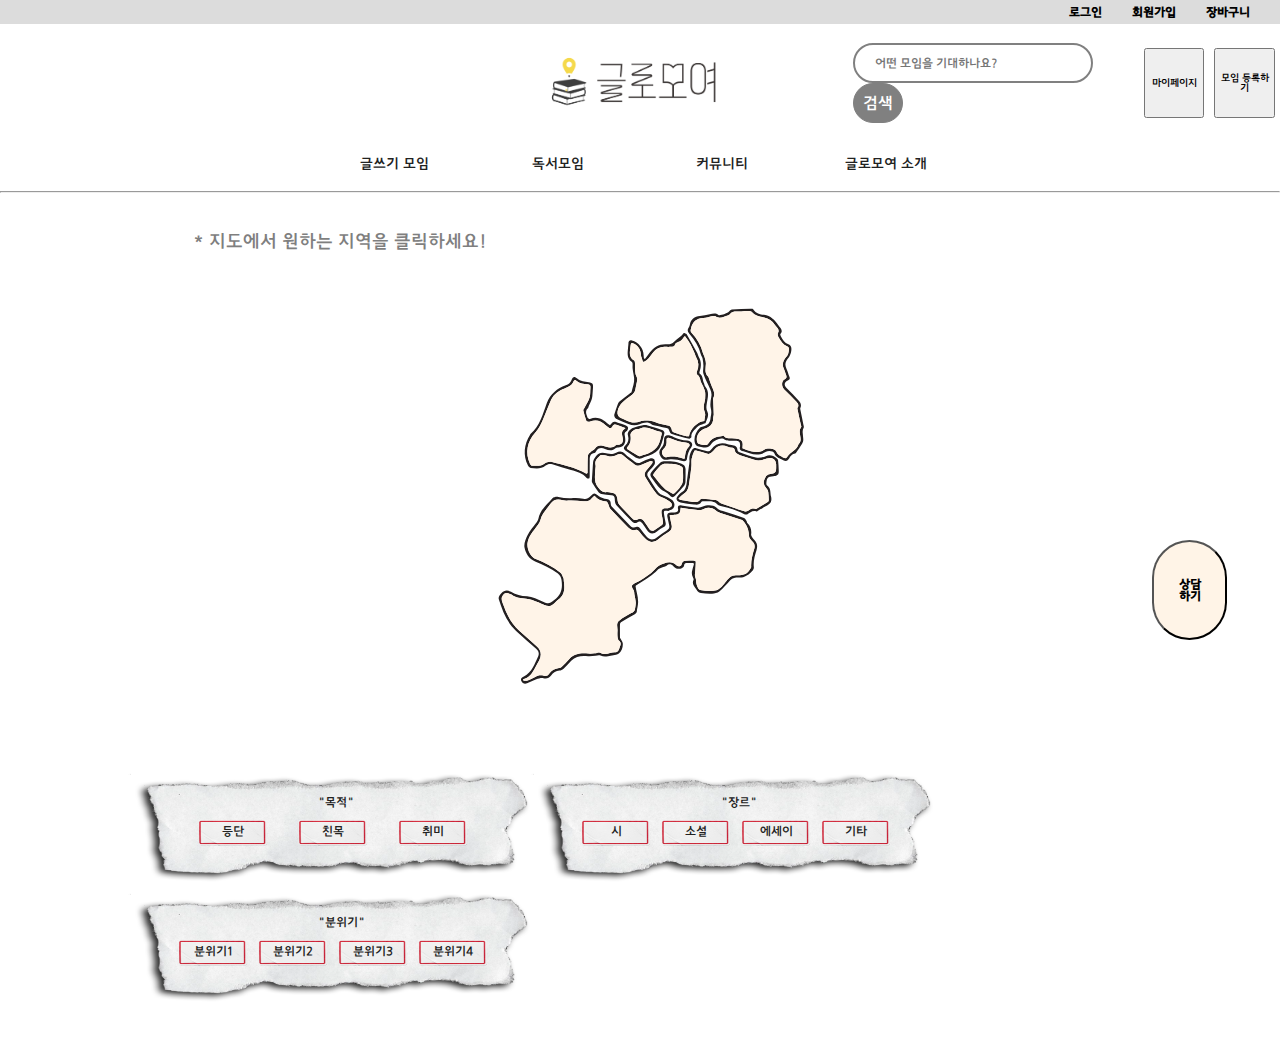
<file: index.html>
<!DOCTYPE html>
<html lang="en">
  <head>
    <meta charset="UTF-8" />
    <meta http-equiv="X-UA-Compatible" content="IE=edge" />
    <meta name="viewport" content="width=device-width, initial-scale=1.0" />

    <meta name="author" content="WriteMore" />
    <meta name="keywords" content="테스트" />
    <meta name="description" content="MVP 테스트" />

    <!-- sns share -->
    <meta property="og:url" content="https://mvp-test.netlify.app" />
    <meta property="og:title" content="MVP 테스트" />
    <meta property="og:type" content="website" />
    <meta property="og:image" content="./images/sample.png" />
    <meta property="og:description" content="MVP 테스트입니다." />

    <!-- favicon -->
    <link rel="icon" type="image/png" sizes="16x16" href="favicon-16x16 copy.png" />
    <link rel="apple-touch-icon-precomposed" href="favicon-16x16 copy.png" />
    <meta name="msapplication-TileColor" content="#ffffff" />
    <meta name="theme-color" content="#ffffff" />

    <link rel="stylesheet" href="./css/index.css" />
    <link rel="stylesheet" href="./css/header.css" />
    <link rel="stylesheet" href="./css/part2.css" />
    <link rel="stylesheet" href="./css/part2_bottom1.css" />
    <link rel="stylesheet" href="./css/part2_bottom2.css" />
    <link rel="stylesheet" href="./css/part2_bottom3.css" />
    <link rel="stylesheet" href="./css/part3.css" />
    <link rel="stylesheet" href="./css/part3_top.css" />
    <link rel="stylesheet" href="./css/part3_bottom.css" />

    <title>글로모여 MVP</title>
  </head>
  <body>
    <header>
      <div class="top-nav">
        <div>
          <a href="./login.html">로그인&nbsp;&nbsp;&nbsp;&nbsp;&nbsp;&nbsp;&nbsp;&nbsp;&nbsp;</a>
          <a href="#none">회원가입&nbsp;&nbsp;&nbsp;&nbsp;&nbsp;&nbsp;&nbsp;&nbsp;&nbsp;</a>
          <a href="#none">장바구니&nbsp;&nbsp;&nbsp;&nbsp;&nbsp;&nbsp;&nbsp;&nbsp;</a>
        </div>
      </div>
      <div class="logo-box">
        <div class="junior">
          <a href="#none"></a>
        </div>
        <br />
        <div class="logo">
          <a href="./index.html"><img src="./images/logo.png" alt="글로모여 로고" width="250" /></a>
        </div>
        <div class="search_main">
          <div class="search">
            <form action="https://search.naver.com/search.naver" method="GET">
              <input id="query" class="input_text" name="query" type="search" placeholder="어떤 모임을 기대하나요?" />
              <button class="searchBtn" type="submit">검색</button>
            </form>
          </div>
          <button class="extraBtn" name="myPage">마이페이지</button>
          <button class="extraBtn" name="registerGroup">모임 등록하기</button>
        </div>
      </div>
      <div class="menu-nav">
        <ul class="myMenu">
          <li>
            글쓰기 모임
            <ul class="submenu" id="write-submenu">
              <li>전체보기</li>
              <li>목적</li>
              <li>장르</li>
              <li>분위기</li>
              <li>글모 거점 소개서</li>
            </ul>
          </li>
          &nbsp;&nbsp;&nbsp;&nbsp;&nbsp;&nbsp;
          <li>
            독서모임
            <ul class="submenu" id="read-submenu">
              <li>list 1</li>
              <li>list 2</li>
              <li>list 3</li>
              <li>list 4</li>
            </ul>
          </li>
          <!-- &nbsp;&nbsp;&nbsp;&nbsp;&nbsp;&nbsp;
          <li>
            이벤트
            <ul class="submenu">
              <li>list 1</li>
              <li>list 2</li>
              <li>list 3</li>
              <li>list 4</li>
            </ul>
          </li> -->
          &nbsp;&nbsp;&nbsp;&nbsp;&nbsp;&nbsp;
          <li>
            커뮤니티
            <ul class="submenu">
              <li>list 1</li>
              <li>list 2</li>
              <li>list 3</li>
              <li>list 4</li>
            </ul>
          </li>
          &nbsp;&nbsp;&nbsp;&nbsp;&nbsp;&nbsp;
          <li>
            글로모여 소개
            <ul class="submenu">
              <li>list 1</li>
              <li>list 2</li>
              <li>list 3</li>
              <li>list 4</li>
            </ul>
          </li>
          <!-- &nbsp;&nbsp;&nbsp;&nbsp;&nbsp;&nbsp;
          <li class="menu1">
            공지
            <ul class="menu1_s submenu">
              <li>list 1</li>
              <li>list 2</li>
              <li>list 3</li>
              <li>list 4</li>
            </ul>
          </li> -->
        </ul>
      </div>
    </header>
    <hr />
    <main>
      <div class="container">
        <div class="explain-map">* 지도에서 원하는 지역을 클릭하세요!</div>
        <div class="map">
          <svg
            version="1.1"
            id="total-map"
            width="100%"
            height="100%"
            viewBox="0 0 540 740"
            xmlns:xlink="http://www.w3.org/1999/xlink"
            xmlns="http://www.w3.org/2000/svg"
            xmlns:svg="http://www.w3.org/2000/svg"
          >
            <defs id="defs6">
              <mask maskUnits="userSpaceOnUse" x="0" y="0" width="1" height="1" id="mask894-0"></mask>
            </defs>

            <g id="g10" transform="matrix(1.3333333,0,0,-1.3333333,-7072.6279,1390.194)">
              <g id="g758" transform="translate(4544.0955,162.50537)">
                <g id="g760" clip-path="url(#clipPath764-0)">
                  <g id="g766" transform="translate(994.0764,564.7425)">
                    <path
                      d="m 0,0 c 0.123,-1.075 0.202,-1.705 0.266,-2.337 0.297,-2.942 2.041,-4.028 4.806,-2.876 0.936,0.39 1.721,1.125 2.625,1.611 1.383,0.744 2.75,1.794 4.229,2.016 2.1,0.316 2.829,1.436 3.401,3.24 1.51,4.764 2.597,5.346 7.503,4.252 1.77,-0.395 2.86,0.248 3.673,1.786 1.073,2.028 0.867,4.053 0.463,6.214 -1.037,5.557 0.973,9.238 6.013,11.428 2.98,1.294 4.632,4.416 4.058,7.815 -0.634,3.758 -1.316,7.509 -2.009,11.257 -0.655,3.538 -1.827,4.491 -5.316,3.426 C 26.631,46.891 23.59,45.573 20.813,43.941 17.423,41.95 14.924,39.169 15.106,34.725 15.173,33.101 14.72,31.406 14.247,29.82 13.232,26.423 10.611,24.865 7.11,25.379 3.534,25.904 3.013,25.484 1.512,22.244 0.571,20.214 1.335,18.788 2.417,17.228 4.159,14.717 5.238,12.03 3.87,8.971 2.897,6.798 1.809,4.676 0.84,2.502 0.431,1.585 0.194,0.591 0,0 m 96.29,-4.922 c 0.713,1.041 1.195,1.572 1.481,2.192 1.325,2.878 2.453,5.857 3.927,8.655 1.591,3.024 1.984,5.902 1.168,9.345 -1.5,6.332 -1.314,12.565 2.921,18.159 1.963,2.593 1.636,5.579 -0.04,8.301 -0.589,0.955 -1.653,2.465 -2.27,2.361 -1.018,-0.172 -1.981,-1.345 -2.73,-2.286 -1.43,-1.794 -2.491,-3.917 -4.07,-5.55 -2.62,-2.709 -5.448,-1.936 -6.315,1.679 -0.868,3.622 -1.357,7.333 -2.156,10.974 -0.276,1.255 -0.727,2.636 -1.538,3.583 -4.137,4.834 -4.3,8.203 -0.294,13.096 1.574,1.922 2.541,3.976 2.329,6.538 -0.236,2.847 -0.271,5.71 -0.52,8.555 -0.52,5.933 -0.941,11.886 -3.185,17.513 -2.155,5.404 -1.094,10.471 2.473,14.756 3.258,3.913 3.946,7.768 1.579,12.218 -0.074,0.139 -0.128,0.291 -0.18,0.441 -1.618,4.638 -2.568,9.222 0.841,13.567 0.426,0.542 0.743,1.279 0.821,1.958 0.101,0.886 0.239,2.03 -0.205,2.67 -2.267,3.274 -2.593,6.95 -2.498,10.717 0.079,3.17 0.512,6.343 0.399,9.5 -0.038,1.053 -1.068,2.561 -2.027,2.974 -1.475,0.636 -2.542,-0.523 -3.26,-1.967 -1.272,-2.556 -2.571,-5.115 -4.099,-7.521 -2.656,-4.184 -5.404,-5.113 -10.144,-3.846 -2.836,0.758 -5.671,1.789 -8.56,2.017 -4.293,0.339 -8.727,1.296 -12.284,-2.894 -2.378,-2.801 -6.3,-2.288 -9.155,0.342 -0.871,0.802 -1.705,1.683 -2.695,2.308 -2.522,1.591 -4.732,0.613 -7.069,-0.769 -1.463,-0.864 -3.605,-1.833 -4.963,-1.365 -3.014,1.039 -5.379,0.573 -7.804,-1.187 -1.217,-0.883 -2.522,-1.686 -3.882,-2.323 -4.238,-1.987 -6.255,-5.593 -7.669,-9.814 -0.98,-2.925 -2.218,-5.781 -3.562,-8.56 -1.635,-3.382 -2.972,-3.885 -6.698,-3.489 -1.53,0.163 -3.339,0.337 -4.618,-0.301 -3.014,-1.502 -5.679,-3.701 -8.683,-5.228 -3.928,-1.998 -6.684,-4.563 -7.954,-9.065 -0.722,-2.563 -2.54,-5.537 -5.922,-5.439 -2.383,0.068 -3.69,-0.855 -4.899,-2.586 -0.863,-1.235 -1.854,-2.385 -2.829,-3.536 -3.417,-4.032 -3.535,-5.125 -0.97,-9.692 0.195,-0.346 0.351,-0.738 0.623,-1.013 2.823,-2.859 2.597,-6.412 1.898,-9.851 -0.272,-1.339 -1.501,-3.077 -2.699,-3.509 -2.469,-0.888 -2.851,-2.426 -2.588,-4.58 0.125,-1.023 0.39,-2.041 0.401,-3.064 0.024,-2.132 0.911,-3.489 2.88,-4.469 2.694,-1.341 5.257,-2.96 7.811,-4.564 2.194,-1.378 4.233,-6.089 3.387,-8.154 -1.134,-2.769 -3.458,-3.655 -6.375,-3.559 -2.036,0.068 -3.354,-0.798 -3.565,-3.198 -0.356,-4.034 -0.791,-8.084 -4.327,-10.983 -0.701,-0.574 -1.18,-2.188 -0.906,-3.05 1.311,-4.133 2.646,-8.303 4.516,-12.199 1.216,-2.533 4.178,-3.135 6.827,-2.144 1.56,0.584 3.055,1.341 4.617,1.921 1.657,0.615 3.365,0.746 4.564,-0.844 4.801,-6.366 9.145,-12.842 7,-21.55 -0.918,-3.729 1.133,-5.675 4.927,-4.674 3.251,0.857 6.341,2.328 9.162,3.398 0.339,2.66 0.419,5.109 1.019,7.422 0.47,1.809 1.414,3.562 2.449,5.141 1.662,2.537 1.257,4.806 -0.47,6.991 -3.316,4.197 -2.064,7.09 1.105,11.596 1.14,1.621 2.9,2.079 4.884,1.784 4.606,-0.685 5.553,0.047 6.175,4.689 0.116,0.865 0.132,1.744 0.174,2.617 0.161,3.373 1.399,6.35 4.224,8.171 3.571,2.302 7.277,4.522 11.196,6.104 2.114,0.854 4.81,0.502 7.214,0.319 1.664,-0.127 2.829,-1.294 3.133,-3.124 0.806,-4.857 1.812,-9.687 2.45,-14.565 0.698,-5.336 -1.722,-8.94 -6.597,-11.132 -1.301,-0.585 -2.75,-1.91 -3.138,-3.196 -0.543,-1.802 -0.47,-3.943 -0.112,-5.836 1.274,-6.734 -2.693,-11.012 -9.27,-9.701 -1.475,0.294 -2.18,-0.154 -2.628,-1.58 -0.732,-2.33 0.644,-4.056 1.302,-6.059 1.083,-3.293 3.199,-4.518 6.506,-4.859 2.877,-0.297 5.937,-0.784 8.461,-2.078 3.798,-1.946 5.416,-2.44 9.443,1.466 3.119,3.026 6.855,3.589 10.826,2.845 4.398,-0.825 4.398,-0.99 6.591,2.742 2.595,4.417 6.623,6.828 11.444,7.857 3.469,0.74 6.891,0.375 9.292,-2.764 1.696,-2.217 3.425,-2.473 5.884,-1.003 2.684,1.603 4.03,1.052 5.795,-1.523 0.657,-0.96 1.346,-1.896 2.303,-3.239 m -2.042,43.101 c 1.16,1.663 2.308,3.334 3.484,4.985 0.733,1.029 1.365,2.188 2.29,3.011 2.581,2.299 5.302,1.923 7.358,-0.853 3.828,-5.168 3.664,-9.791 0.269,-15.174 -2.713,-4.301 -3.179,-9.312 -1.859,-14.191 1.113,-4.118 0.636,-7.764 -1.307,-11.469 -1.394,-2.658 -2.382,-5.527 -3.63,-8.266 -0.87,-1.909 -1.891,-3.771 -4.348,-3.922 -2.356,-0.146 -3.659,1.425 -4.579,3.235 -0.948,1.866 -1.986,1.726 -3.581,0.832 -2.726,-1.528 -4.684,-1.253 -6.951,0.822 -1.8,1.649 -3.279,3.862 -6.15,3.529 -3.583,-0.416 -6.685,-1.939 -9.293,-4.432 -0.398,-0.38 -0.793,-0.823 -1.015,-1.316 -2.316,-5.147 -5.808,-7.078 -11.486,-5.06 -2.363,0.839 -4.933,-0.159 -7,-2.026 -1.449,-1.308 -3.074,-2.734 -4.869,-3.256 -1.833,-0.534 -4.333,-0.697 -5.898,0.157 -3.704,2.018 -7.64,2.562 -11.643,3.1 -3.078,0.413 -5.284,1.834 -6.53,4.813 -1.527,3.652 -3.491,4.179 -6.905,2.072 C 9.999,-5.604 9.449,-6.071 8.891,-6.518 6.189,-8.679 3.21,-9.378 -0.012,-7.933 -2.2,-6.952 -4.063,-7.27 -6.083,-8.458 c -3.846,-2.261 -7.886,-3.34 -12.207,-1.141 -1.926,0.98 -2.801,2.517 -2.663,4.638 0.062,0.948 0.126,1.914 0.358,2.83 1.809,7.143 -1.796,12.593 -5.65,17.925 -0.35,0.485 -1.536,0.733 -2.189,0.556 -1.441,-0.392 -2.766,-1.189 -4.181,-1.706 -4.068,-1.484 -8.103,-0.506 -10.067,3.284 -2.238,4.317 -3.942,8.968 -5.329,13.637 -0.455,1.529 0.258,4.104 1.393,5.268 2.815,2.889 3.427,6.281 3.736,9.979 0.309,3.697 2.398,5.419 6.081,5.691 1.286,0.095 2.52,0.88 3.778,1.35 -0.778,1.56 -1.179,3.595 -2.416,4.58 -2.398,1.91 -5.229,3.297 -7.95,4.773 -2.147,1.163 -3.375,2.796 -3.489,5.269 -0.123,2.679 -0.572,5.376 -0.353,8.022 0.097,1.166 1.392,2.319 2.327,3.302 0.805,0.846 2.611,1.376 2.68,2.159 0.176,2.032 -0.093,4.208 -0.693,6.171 -0.519,1.699 -1.714,3.198 -2.651,4.761 -1.771,2.952 -1.43,5.793 0.563,8.438 2.055,2.728 4.142,5.449 6.438,7.971 0.83,0.912 2.373,1.84 3.472,1.715 3.367,-0.382 4.909,1.805 5.471,4.173 1.15,4.85 4.224,7.558 8.401,9.646 2.46,1.229 4.791,2.781 6.999,4.43 2.759,2.061 5.751,2.545 8.991,1.898 1.945,-0.388 2.995,0.492 3.661,2.148 1.124,2.794 2.354,5.552 3.341,8.394 1.593,4.586 3.943,8.457 8.523,10.664 1.78,0.858 3.461,1.96 5.082,3.101 2.614,1.842 5.405,1.977 8.42,1.378 0.961,-0.191 2.197,-0.096 3.036,0.364 6.491,3.549 8.396,3.377 13.942,-1.557 1.976,-1.758 3.719,-2.056 5.187,-0.233 3.857,4.786 9.084,3.903 14.049,3.542 3.124,-0.228 6.201,-1.307 9.261,-2.143 3.789,-1.035 5.069,-0.698 7.171,2.662 1.429,2.283 2.635,4.708 3.893,7.094 1.385,2.631 4.328,4.291 7.09,3.627 2.65,-0.637 3.444,-2.961 3.713,-5.279 0.245,-2.106 0.164,-4.286 -0.061,-6.403 -0.513,-4.821 -0.523,-9.449 2.372,-13.723 1.541,-2.274 0.584,-4.858 -0.766,-6.745 -2.933,-4.102 -2.209,-8.161 -0.359,-12.169 2.479,-5.369 1.852,-10.02 -2.009,-14.52 -3.182,-3.71 -3.912,-7.978 -2.044,-12.697 2.674,-6.757 2.687,-13.992 3.416,-21.089 0.163,-1.58 0.228,-3.169 0.329,-4.755 0.221,-3.494 -0.813,-6.521 -3.072,-9.243 -3.064,-3.69 -2.997,-5.638 0.406,-9.048 1.831,-1.834 1.884,-4.092 2.271,-6.341 0.563,-3.275 1.18,-6.541 1.775,-9.811 0.284,-0.067 0.569,-0.133 0.854,-0.2"
                      style="fill: #000000; fill-opacity: 1; fill-rule: nonzero; stroke: none"
                      id="path768"
                    />
                  </g>
                  <g id="g770" transform="translate(1076.1869,519.0233)">
                    <path
                      d="m 0,0 c 0.996,1.145 1.732,2.349 2.782,3.13 2.984,2.221 3.666,5.276 3.345,8.664 -0.387,4.08 0.839,7.134 4.744,8.934 1.675,0.771 2.673,2.092 2.485,4.18 -0.565,6.272 -4.8,7.774 -9.83,5.672 -3.914,-1.635 -7.146,-1.656 -10.63,-0.073 -2.449,1.113 -4.24,0.632 -5.882,-1.31 -0.511,-0.603 -1.107,-1.144 -1.712,-1.655 -2.18,-1.842 -4.254,-3.628 -7.493,-3.622 -2.766,0.005 -5.195,-3.046 -5.513,-6.033 -0.404,-3.784 0.432,-5.164 4.012,-6.537 0.962,-0.369 1.934,-0.819 2.939,-0.951 4.368,-0.571 7.504,-2.907 9.576,-6.671 C -10.385,2.288 -9.352,1.89 -7.88,2.15 -4.906,2.677 -2.181,2.225 0,0 m -55.455,-19.257 c -5.362,0.114 -11.403,-2.943 -13.962,-7.001 -0.461,-0.73 -0.855,-1.886 -0.604,-2.612 0.749,-2.163 5.808,-3.132 7.586,-1.602 3.321,2.859 5.814,3.206 9.516,0.871 1.779,-1.123 3.221,-2.778 4.836,-4.17 0.43,-0.371 1.021,-1.018 1.385,-0.926 2.083,0.522 4.3,0.638 5.101,3.468 1.156,4.084 4.227,6.617 8.43,6.437 3.592,-0.154 5.361,1.452 6.85,4.222 3.011,5.603 7.907,8.388 14.039,9.533 3.083,0.576 6.181,1.444 9.051,2.691 2.966,1.289 3.095,5.24 0.263,6.795 -1.32,0.725 -3.176,0.781 -4.753,0.661 -2.622,-0.2 -4.675,0.246 -5.94,2.831 -0.514,1.048 -1.298,2.028 -2.164,2.812 -0.442,0.401 -1.571,0.652 -1.991,0.372 -3.282,-2.189 -6.685,-4.275 -9.635,-6.866 -5.368,-4.713 -10.42,-9.783 -15.66,-14.643 -2.774,-2.572 -6.108,-3.564 -9.879,-3.067 -0.944,0.124 -1.9,0.151 -2.469,0.194 m -60.658,71.017 c -4.659,-3.125 -5.008,-3.135 -9.924,-0.354 -0.138,0.078 -0.275,0.16 -0.403,0.254 -1.746,1.289 -3.518,1.142 -4.95,-0.337 -3.249,-3.356 -6.511,-6.724 -9.434,-10.355 -0.789,-0.981 -0.916,-3.129 -0.426,-4.38 1.15,-2.931 2.884,-5.628 4.333,-8.445 3.463,-6.729 5.159,-13.516 0.692,-20.535 -1.192,-1.874 -2.229,-3.848 -3.327,-5.782 -2.012,-3.543 -1.855,-4.53 0.72,-7.542 4.138,-4.839 8.144,-9.752 9.798,-16.138 0.914,-3.532 2.208,-6.963 3.181,-10.482 1.176,-4.258 2.795,-8.539 0.099,-12.88 -0.281,-0.452 -0.076,-1.382 0.185,-1.962 1.132,-2.512 2.243,-5.05 3.627,-7.424 0.596,-1.023 1.712,-1.96 2.808,-2.429 2.382,-1.021 4.874,-1.833 7.388,-2.465 0.685,-0.172 2.042,0.388 2.336,0.985 0.725,1.468 0.919,3.187 1.496,4.742 0.964,2.598 1.804,5.641 4.669,6.536 3.609,1.128 7.424,1.72 11.195,2.164 3.176,0.374 5.212,-1.289 5.569,-4.51 0.31,-2.8 1.762,-3.821 4.302,-4.046 3.513,-0.312 6.704,-1.445 9.032,-4.245 1.447,-1.741 3.156,-2.072 5.089,-1.184 4.028,1.851 8.093,3.647 11.988,5.753 3.241,1.752 4.649,4.818 5.023,8.454 0.258,2.506 0.813,4.98 1.134,7.481 0.069,0.541 -0.142,1.262 -0.488,1.682 -0.752,0.912 -1.614,1.761 -2.539,2.499 -3.352,2.671 -4.814,2.539 -8.099,-0.154 -0.892,-0.732 -2.301,-1.344 -3.384,-1.222 -1.923,0.215 -3.91,0.775 -5.635,1.652 -3.915,1.991 -4.391,4.952 -2,8.665 1.909,2.965 4.713,4.49 7.69,6.095 3.541,1.907 7.103,2.601 11.002,1.943 2.9,-0.489 5.542,0.092 7.8,2.017 1.511,1.288 2.925,2.688 4.411,4.006 6.452,5.724 11.836,12.68 19.539,16.966 0.098,0.054 0.1,0.283 0.143,0.431 -10.253,3.513 -11.8,7.074 -7.221,16.878 -3.112,-0.016 -4.948,-2.08 -6.714,-4.059 -3.679,-4.124 -7.831,-5.04 -13.077,-3.089 -4.03,1.499 -8.23,2.949 -12.757,1.875 -2.028,-0.481 -3.588,0.507 -4.463,2.364 -0.81,1.719 -1.488,3.501 -2.206,5.263 -1.259,3.092 -4.205,4.256 -7.197,2.802 -1.142,-0.554 -2.244,-1.192 -3.379,-1.763 -5.763,-2.899 -11.656,-4.512 -18.148,-2.475 -2.085,0.654 -4.376,0.857 -6.579,0.896 -7.141,0.127 -10.803,4.091 -9.552,11.147 0.961,5.415 0.187,10.215 -3.347,14.707 m 84.901,-79.719 c -4.456,0.053 -6.121,-0.975 -7.534,-4.816 -0.968,-2.629 -2.57,-4.304 -5.431,-4.674 -2.381,-0.309 -3.322,-1.888 -3.475,-4.131 -0.124,-1.82 -0.219,-3.649 -0.491,-5.449 -0.524,-3.463 -2.091,-6.562 -5.125,-8.239 -4.833,-2.673 -9.889,-4.966 -14.96,-7.17 -2.463,-1.071 -4.843,-0.372 -6.669,1.75 -1.959,2.275 -4.407,3.528 -7.432,3.797 -4.039,0.36 -6.964,2.004 -7.307,6.604 -0.125,1.685 -1.143,2.492 -3.006,2.022 -1.921,-0.484 -3.887,-0.802 -5.844,-1.128 -4.728,-0.789 -5.922,-1.942 -6.995,-6.675 -0.313,-1.383 -0.66,-2.798 -1.267,-4.066 -1.3,-2.716 -3.607,-3.394 -6.364,-2.279 -2.039,0.825 -4.142,1.548 -6.278,2.06 -2.828,0.677 -4.852,1.921 -5.789,4.942 -0.69,2.226 -1.894,4.344 -3.159,6.326 -1.278,2.002 -1.313,3.88 -0.169,5.808 1.095,1.845 1.216,3.715 0.619,5.722 -1.809,6.083 -3.013,12.433 -5.572,18.18 -2.022,4.538 -5.489,8.512 -8.717,12.403 -1.991,2.4 -2.646,4.738 -1.456,7.417 1.348,3.035 2.851,6.041 4.647,8.828 3.83,5.942 2.107,11.519 -0.7,17.103 -1.6,3.184 -3.32,6.309 -4.877,9.514 -1.106,2.273 -0.863,4.697 0.701,6.54 3.378,3.981 6.877,7.889 10.626,11.518 2.48,2.401 5.538,2.489 8.52,0.452 2.209,-1.509 4.272,-2.358 6.723,0.018 1.669,1.617 3.575,0.97 4.992,-1.195 2.999,-4.582 4.832,-9.454 3.559,-15.077 -0.259,-1.146 -0.35,-2.377 -0.256,-3.547 0.321,-4.005 2.061,-5.387 6.019,-5.46 2.522,-0.047 5.144,-0.189 7.532,-0.913 5.576,-1.691 10.666,-0.577 15.654,1.913 1.35,0.673 2.667,1.411 4.018,2.082 4.563,2.268 9.694,0.261 11.534,-4.502 0.2,-0.518 0.351,-1.054 0.542,-1.576 1.442,-3.946 1.473,-3.598 5.568,-3.937 3.985,-0.33 8.03,-1.098 11.814,-2.372 3.593,-1.21 6.392,-0.834 8.739,2.036 4.164,5.09 9.415,6.658 15.768,5.388 1.008,-0.201 2.391,0.284 3.275,0.91 1.739,1.231 3.29,2.741 4.843,4.216 2.182,2.07 4.587,2.698 7.425,1.511 1.168,-0.488 2.378,-1.109 3.598,-1.183 1.481,-0.091 3.183,-0.041 4.458,0.603 3.921,1.982 7.939,1.752 11.439,-0.198 3.45,-1.921 4.245,-5.828 4.107,-9.618 C 16.54,20.896 14.813,19.04 12.564,18.019 9.575,16.661 8.971,14.497 9.183,11.462 9.455,7.554 8.593,4.007 5.273,1.225 3.897,0.072 2.798,-1.99 2.533,-3.781 c -0.76,-5.124 -3.661,-7.906 -8.47,-9.045 -2.548,-0.603 -5.129,-1.07 -7.667,-1.711 -4.007,-1.012 -7.286,-3.076 -9.381,-6.779 -0.625,-1.105 -1.4,-2.123 -2.052,-3.214 -1.475,-2.467 -3.461,-3.923 -6.175,-3.429"
                      style="fill: #000000; fill-opacity: 1; fill-rule: nonzero; stroke: none"
                      id="path772"
                    />
                  </g>
                  <g id="g774" transform="translate(987.0055,877.2673)">
                    <path
                      d="m 0,0 c 0,-3.515 0.003,-6.34 -0.001,-9.166 -0.011,-8.254 -1.739,-9.55 -9.748,-7.277 -2.061,0.585 -4.076,1.353 -6.159,1.837 -2.428,0.566 -3.678,-0.435 -3.747,-2.916 -0.04,-1.422 0.142,-2.853 0.262,-4.277 0.244,-2.907 -0.67,-4.227 -3.565,-4.534 -4.968,-0.526 -9.948,-0.975 -14.934,-1.289 -3.844,-0.242 -7.718,-1.244 -11.535,0.403 -4.226,1.823 -8.528,3.469 -12.765,5.268 -6.633,2.816 -6.649,2.869 -11.605,-2.432 -2.369,-2.533 -5.049,-3.314 -8.391,-2.221 -2.862,0.936 -5.761,1.956 -8.721,2.334 -2.778,0.355 -5.713,0.237 -8.476,-0.254 -3.017,-0.536 -3.708,-3.351 -2.597,-5.756 1.396,-3.024 3.68,-5.63 5.494,-8.472 0.783,-1.227 1.772,-2.546 1.929,-3.909 0.492,-4.272 1.266,-5.375 5.534,-6.277 4.499,-0.952 9.052,-1.684 13.496,-2.841 1.537,-0.399 3.384,-1.479 4.094,-2.787 1.493,-2.751 2.424,-5.828 3.398,-8.832 0.769,-2.372 0.237,-4.603 -0.892,-6.881 -0.752,-1.52 -1.267,-3.556 -0.91,-5.141 0.653,-2.901 2.163,-5.598 3.05,-8.461 0.467,-1.508 0.911,-3.391 0.404,-4.744 -0.721,-1.927 -0.621,-3.438 0.249,-5.164 0.821,-1.628 1.365,-3.394 2.193,-5.017 0.997,-1.953 2.31,-3.271 4.915,-2.661 2.221,0.519 4.572,0.782 6.841,0.667 1.124,-0.057 2.824,-0.982 3.176,-1.921 1.438,-3.841 1.955,-7.784 -0.191,-11.684 -1.76,-3.201 -2.176,-6.59 -0.764,-10.09 0.529,-1.313 1.325,-1.867 2.832,-2.027 6.624,-0.7 13.69,0.122 18.833,-5.338 5.211,4.336 6.077,4.597 11.944,3.946 3.146,-0.349 6.298,-0.644 9.449,-0.949 3.109,-0.3 4.748,-1.801 5.744,-4.778 0.45,-1.346 1.166,-3.218 2.235,-3.636 5.212,-2.035 10.025,-5.237 15.866,-5.572 1.785,-0.102 3.714,-0.482 5.26,-1.321 2.215,-1.203 4.346,-1.227 6.635,-0.709 4.968,1.124 9.82,0.984 14.304,-1.685 3.211,-1.911 6.102,-1.171 9.23,0.296 1.596,0.748 3.639,1.033 5.402,0.833 4.09,-0.462 8.138,-1.319 12.194,-2.066 4.301,-0.791 7.48,0.957 9.064,4.785 1.684,4.071 4.391,6.233 8.693,6.567 0.236,0.019 0.475,0.06 0.704,0.121 2.223,0.59 2.647,2.006 1.19,3.865 -0.88,1.124 -1.905,2.188 -2.535,3.445 -2.804,5.595 -6.519,10.077 -12.889,11.821 -0.873,0.239 -1.648,1.393 -2.154,2.299 -0.945,1.693 -1.395,3.714 -2.534,5.237 -1.68,2.245 -2.377,4.327 -1.129,7.022 1.018,2.196 0.455,4.155 -1.638,5.609 -2.347,1.63 -4.644,3.335 -6.951,5.024 -5.51,4.038 -11.045,8.044 -16.506,12.147 -2.615,1.964 -4.099,4.541 -3.888,8 0.062,1.027 -0.346,2.22 -0.889,3.127 -4.808,8.022 -8.92,16.48 -15.472,23.392 -3.269,3.45 -4.654,7.54 -1.698,12.144 1.038,1.618 0.708,3.168 -0.911,4.62 -1.877,1.683 -3.475,3.699 -5.065,5.675 -2.633,3.27 -2.596,5.343 -0.088,8.75 0.796,1.083 1.668,2.142 2.263,3.333 0.822,1.647 0.4,3.144 -1.254,4.059 -2.708,1.499 -5.383,3.108 -8.231,4.288 C 5.761,-1.225 3.244,-0.847 0,0 m -3.512,-14.152 c 0.183,3.176 0.354,5.858 0.485,8.542 0.074,1.507 -0.061,3.038 0.152,4.522 0.516,3.578 1.795,4.33 5.39,3.815 5.989,-0.857 11.094,-3.754 16.125,-6.808 2.369,-1.438 3.224,-4.86 1.916,-7.65 -0.697,-1.486 -1.77,-2.805 -2.744,-4.148 -1.139,-1.57 -1.613,-3.007 -0.007,-4.64 1.666,-1.693 3.049,-3.67 4.756,-5.316 2.857,-2.756 3.683,-4.984 1.651,-8.451 -1.969,-3.359 -1.167,-6.058 1.096,-8.418 6.81,-7.103 11.174,-15.794 16.029,-24.163 0.8,-1.379 1.301,-3.147 1.292,-4.732 -0.015,-2.734 1.29,-4.501 3.296,-5.969 5.385,-3.94 10.792,-7.852 16.187,-11.781 2.311,-1.683 4.662,-3.318 6.907,-5.086 3.06,-2.411 3.904,-5.007 2.53,-8.637 -0.693,-1.832 -0.294,-3.052 0.745,-4.549 1.152,-1.662 1.847,-3.635 2.857,-5.406 0.352,-0.617 0.97,-1.304 1.608,-1.5 5.593,-1.727 9.389,-5.35 11.929,-10.566 0.925,-1.899 2.341,-3.585 3.677,-5.253 2.709,-3.385 1.357,-7.691 -2.811,-8.724 -0.309,-0.077 -0.612,-0.213 -0.923,-0.235 -3.421,-0.238 -5.425,-1.976 -6.853,-5.185 -1.981,-4.453 -6.799,-6.701 -11.592,-6.011 -4.399,0.633 -8.774,1.441 -13.178,2.024 -1.009,0.134 -2.228,-0.096 -3.127,-0.577 -4.042,-2.165 -8.063,-2.876 -12.218,-0.387 -4.28,2.564 -8.841,2.133 -13.422,1.209 -2.421,-0.489 -4.576,-0.237 -6.895,0.854 -2.094,0.984 -4.649,0.932 -6.875,1.702 -5.301,1.833 -10.628,3.66 -15.717,5.986 -1.405,0.643 -2.481,2.929 -2.865,4.649 -0.496,2.221 -1.865,2.858 -3.618,3.083 -3.532,0.452 -7.09,0.701 -10.636,1.049 -2.528,0.247 -4.62,-0.502 -6.479,-2.309 -2.544,-2.473 -3.716,-2.585 -6.367,-0.332 -3.849,3.273 -8.518,3.124 -13.074,3.58 -0.315,0.032 -0.636,0.01 -0.953,0.03 -6.663,0.424 -9.968,4.623 -8.651,11.307 0.436,2.213 1.788,4.258 2.14,6.472 0.388,2.436 0.169,4.982 0.031,7.469 -0.016,0.28 -1.24,0.733 -1.878,0.694 -1.978,-0.121 -4.001,-0.225 -5.901,-0.73 -3.263,-0.868 -5.392,0.958 -7.198,4.151 -1.282,2.268 -2.313,4.728 -3.076,7.219 -0.433,1.416 -0.505,3.213 -0.01,4.573 0.588,1.613 0.327,2.806 -0.213,4.289 -1.211,3.32 -2.457,6.677 -3.116,10.129 -0.32,1.679 0.316,3.77 1.119,5.375 0.914,1.83 1.387,3.485 0.711,5.425 -0.209,0.598 -0.368,1.217 -0.508,1.836 -0.965,4.275 -2.822,7.33 -7.913,7.621 -3.446,0.197 -6.861,1.254 -10.243,2.11 -1.588,0.402 -3.137,1.11 -4.576,1.908 -2.106,1.167 -3.255,2.995 -2.967,5.514 0.196,1.716 -0.371,3.021 -1.719,4.175 -3.583,3.069 -5.235,7.318 -6.627,11.641 -0.789,2.448 0.829,4.11 2.532,5.462 4.064,3.228 8.8,2.808 13.454,2.017 2.96,-0.502 5.866,-1.408 8.735,-2.324 1.929,-0.615 3.426,-0.245 4.714,1.225 6.552,7.482 7.936,6.459 16.322,3.091 3.902,-1.567 7.735,-3.325 11.695,-4.726 1.738,-0.614 3.732,-0.845 5.581,-0.742 6.019,0.336 12.023,0.937 18.037,1.37 1.874,0.135 2.514,0.902 2.033,2.759 -0.254,0.983 -0.309,2.052 -0.261,3.073 0.224,4.765 3.121,7.072 7.794,6.084 2.322,-0.491 4.555,-1.387 6.863,-1.959 1.437,-0.356 2.939,-0.45 4.822,-0.72"
                      style="fill: #000000; fill-opacity: 1; fill-rule: nonzero; stroke: none"
                      id="path776"
                    />
                  </g>
                  <g id="g778" transform="translate(768.3016,442.9478)">
                    <path
                      d="m 0,0 c 2.644,-0.78 5.068,-1.291 7.305,-2.242 1.133,-0.482 2.578,-1.664 2.731,-2.699 0.264,-1.792 0.049,-3.91 -0.713,-5.543 -1.526,-3.273 -2.324,-6.575 -1.982,-10.141 0.238,-2.481 -0.806,-4.304 -2.692,-5.752 -2.142,-1.645 -4.395,-3.163 -6.411,-4.95 -1.082,-0.96 -2.242,-2.272 -2.508,-3.597 -0.326,-1.624 -1.432,-3.83 1.038,-5.01 2.362,-1.129 4.723,-2.263 7.123,-3.306 2.783,-1.209 5.654,-0.526 7.575,1.867 1.807,2.251 3.743,3.217 6.808,2.375 5.1,-1.401 5.805,-0.684 7.324,4.476 0.482,1.638 1.405,3.866 2.71,4.402 3.292,1.353 3.953,3.757 4.15,6.76 0.318,4.838 3.061,6.937 7.814,6.027 2.418,-0.463 4.803,-1.219 7.239,-1.429 4.86,-0.421 7.87,-2.859 9.411,-7.442 0.596,-1.775 1.805,-3.111 3.94,-3.342 5.913,-0.64 11.802,-1.566 17.727,-2.014 9.035,-0.682 18.078,-0.877 27.064,0.85 2.074,0.398 3.557,1.279 4.374,3.196 1.768,4.15 5.027,5.721 9.351,5.459 2.769,-0.168 4.94,0.88 6.599,3.087 0.954,1.27 1.989,2.481 2.941,3.753 3.603,4.813 5.366,5.181 10.919,2.969 2.734,-1.089 5.529,-2.542 8.703,-1.452 3.209,1.102 3.909,3.569 1.677,6.017 -0.747,0.82 -1.62,1.604 -2.091,2.573 -0.366,0.755 -0.616,2.158 -0.2,2.605 2.783,2.994 5.478,6.584 10.094,6.277 3.087,-0.205 6.153,-1.25 9.145,-2.184 1.757,-0.549 3.511,-1.225 4.873,0.274 1.464,1.61 2.642,3.512 3.759,5.397 0.82,1.381 0.211,2.59 -0.689,3.907 -1.267,1.855 -2.164,3.973 -3.121,6.024 -0.73,1.564 -1.125,3.307 -1.993,4.778 -1.804,3.054 -2.371,6.023 -0.313,9.169 1.292,1.976 1.377,4.004 0.065,6.029 -2.899,4.474 -4.474,9.434 -5.464,14.631 -0.325,1.707 -0.718,3.477 -1.503,5 -0.685,1.329 -1.75,2.783 -3.028,3.421 -2.679,1.338 -5.653,2.069 -8.42,3.251 -2.463,1.053 -4.273,0.704 -6.036,-1.437 -4.814,-5.847 -10.706,-7.953 -17.947,-4.629 -0.647,0.298 -1.324,0.577 -2.016,0.716 -0.754,0.152 -1.544,0.12 -2.316,0.186 -2.816,0.24 -5.753,0.067 -8.42,0.831 -4.245,1.217 -8.313,3.054 -12.452,4.641 -3.733,1.431 -6.343,3.837 -6.963,8 -0.104,0.698 -0.204,1.6 -0.663,2.002 -1.199,1.055 -2.507,2.138 -3.969,2.646 -0.418,0.145 -1.546,-1.601 -2.266,-2.543 -0.327,-0.428 -0.433,-1.019 -0.671,-1.521 -1.318,-2.777 -4.134,-4.421 -7.043,-3.543 -4.431,1.338 -8.785,1.333 -13.121,-0.031 -7.234,-2.276 -13.42,1.38 -19.9,3.361 -0.693,0.212 -1.223,0.976 -1.812,1.502 -1.123,1.003 -2.187,2.079 -3.36,3.019 -2.069,1.658 -3.292,1.629 -4.63,-0.695 -1.244,-2.161 -2.067,-4.614 -2.766,-7.028 -0.899,-3.103 -2.453,-5.022 -5.878,-5.7 C 25.231,62.482 21.438,61.186 17.716,59.832 13.564,58.321 13.6,58.175 14.792,54.011 15.14,52.794 15.451,51.527 16.041,50.424 18.585,45.666 17.708,41.495 13.909,37.908 10.27,34.472 6.484,31.192 2.772,27.834 -0.238,25.109 -0.555,24.09 1.509,20.673 3.345,17.633 3.477,14.552 2.701,11.274 1.841,7.649 0.966,4.028 0,0 m 151.095,-3.801 c 0.627,-0.682 1.275,-1.365 1.9,-2.069 3.407,-3.847 1.901,-9.055 -3.058,-10.816 -4.207,-1.494 -7.993,0.086 -11.74,1.574 -3.544,1.408 -4.051,1.39 -6.335,-1.618 -1.057,-1.392 -2.18,-2.735 -3.217,-4.141 -2.424,-3.288 -5.715,-4.721 -9.722,-4.485 -2.665,0.157 -4.635,-0.69 -5.746,-3.237 -1.47,-3.372 -4.094,-4.886 -7.734,-5.465 -13.023,-2.072 -25.954,-1.452 -38.88,0.729 -1.876,0.317 -3.779,0.589 -5.676,0.632 -3.739,0.085 -5.912,2.249 -7.041,5.436 -1.147,3.238 -3.167,4.895 -6.565,5.264 -2.516,0.274 -4.98,1.004 -7.487,1.405 -3.128,0.499 -4.253,-0.33 -4.271,-3.411 -0.023,-4.022 -1.217,-7.125 -5.285,-8.677 -0.643,-0.245 -1.094,-1.282 -1.399,-2.046 -0.378,-0.948 -0.467,-2.007 -0.759,-2.995 -1.028,-3.491 -2.993,-4.953 -6.626,-4.947 -0.713,10e-4 -1.491,-0.072 -2.128,0.175 -3.021,1.172 -4.986,0.123 -6.741,-2.482 -1.406,-2.086 -6.892,-2.462 -10.077,-1.02 -2.384,1.079 -4.732,2.238 -7.074,3.406 -3.252,1.623 -3.822,3.643 -3.058,7.201 0.811,3.778 3.203,6.086 6.084,8.173 0.9,0.653 1.744,1.393 2.686,1.978 2.372,1.473 3.583,3.421 3.192,6.335 -0.46,3.425 0.617,6.549 2.044,9.643 1.5,3.251 1.184,3.569 -2.153,4.531 -9.329,2.691 -7.854,3.202 -6.21,10.463 0.35,1.548 0.703,3.1 1.164,4.618 1.01,3.325 0.952,6.345 -0.914,9.56 -2.342,4.035 -1.614,6.74 1.899,9.941 3.112,2.836 6.362,5.522 9.488,8.343 1.115,1.006 2.071,2.194 3.058,3.334 1.67,1.932 1.909,3.966 0.876,6.395 -1.112,2.614 -1.839,5.394 -2.681,8.119 -0.695,2.252 0.07,4.042 2.228,4.863 4.953,1.886 9.913,3.808 14.999,5.267 2.263,0.648 3.243,1.69 3.887,3.811 0.843,2.778 1.743,5.656 3.266,8.084 2.313,3.685 5.449,3.964 8.86,1.34 1.006,-0.773 2.116,-1.49 2.898,-2.459 1.561,-1.934 3.514,-2.89 5.938,-3.061 0.468,-0.033 1.019,-0.078 1.376,-0.334 4.918,-3.526 10.116,-1.706 15.356,-1.091 3.391,0.399 6.917,0.106 10.332,-0.303 2.923,-0.35 3.832,-0.142 5,2.591 0.094,0.219 0.178,0.444 0.294,0.651 1.111,1.973 1.841,4.553 4.709,4.414 3.137,-0.152 5.899,-1.324 7.365,-4.409 0.405,-0.853 0.779,-1.774 0.899,-2.699 0.381,-2.925 2.065,-4.723 4.701,-5.74 4.503,-1.737 8.98,-3.554 13.552,-5.088 1.582,-0.531 3.426,-0.229 5.128,-0.468 2.944,-0.413 6.026,-0.529 8.769,-1.536 4.154,-1.525 7.392,-0.723 10.315,2.373 0.98,1.039 2.122,1.929 3.075,2.991 2.016,2.248 4.471,2.609 7.163,1.701 3.456,-1.165 7.042,-2.131 10.232,-3.824 1.862,-0.988 3.435,-3.03 4.456,-4.959 1.128,-2.129 1.724,-4.632 2.109,-7.042 0.704,-4.41 2.385,-8.383 4.652,-12.155 1.9,-3.163 1.975,-6.372 0.024,-9.458 -1.316,-2.082 -0.823,-3.813 0.217,-5.759 0.96,-1.795 1.575,-3.771 2.438,-5.622 0.822,-1.763 1.556,-3.628 2.713,-5.157 1.418,-1.871 2.333,-3.819 1.231,-5.924 -1.408,-2.693 -3.001,-5.365 -4.959,-7.669 -1.566,-1.843 -4.016,-2.151 -6.399,-1.391 -1.129,0.359 -2.211,0.868 -3.305,1.333 -5.955,2.534 -8.656,1.926 -13.333,-3.117"
                      style="fill: #000000; fill-opacity: 1; fill-rule: nonzero; stroke: none"
                      id="path780"
                    />
                  </g>
                  <g id="g782" transform="translate(847.716,771.6532)">
                    <path
                      d="m 0,0 c -0.043,-0.336 -0.086,-0.673 -0.129,-1.009 1.726,-2.689 2.547,-5.921 6.215,-7.268 2.092,-0.767 3.696,-2.866 5.522,-4.367 1.172,0.756 2.175,1.572 3.312,2.098 2.027,0.936 4.22,1.347 6.048,-0.296 3.232,-2.904 7.071,-1.705 10.716,-1.815 0.367,-0.011 0.857,0.424 1.107,0.78 1.687,2.406 3.505,4.749 4.891,7.323 0.578,1.072 0.652,2.862 0.154,3.962 -0.731,1.611 -1.953,3.203 -3.372,4.255 -2.979,2.207 -4.776,4.818 -5.172,8.607 -0.269,2.575 -1.872,4.608 -4.583,5.197 -0.7,0.152 -2.251,-0.482 -2.278,-0.841 C 22.142,12.792 19.182,11.24 16.638,9.223 15.872,8.616 15.285,7.313 15.272,6.32 15.242,4.066 14.425,2.333 12.437,1.5 10.65,0.751 8.685,0.266 6.757,0.056 4.529,-0.186 2.254,0 0,0 m 4.053,-10.632 c -0.987,-2.075 -1.428,-4.365 -2.809,-5.615 -2.732,-2.469 -3.69,-5.225 -3.776,-8.803 -0.058,-2.427 -0.57,-5.238 -1.916,-7.143 -1.849,-2.617 -3.138,-5.239 -3.658,-8.34 -0.235,-1.406 -0.562,-2.803 -0.936,-4.18 -1.019,-3.755 -1.025,-4.004 2.288,-6.309 2,-1.392 3.187,-3.215 3.158,-5.553 -0.03,-2.342 1.254,-3.635 2.907,-4.83 2.894,-2.09 5.749,-4.239 8.705,-6.236 0.934,-0.631 2.314,-1.426 3.192,-1.16 2.683,0.812 5.193,2.177 7.825,3.182 1.793,0.685 3.819,1.863 5.496,1.542 5.316,-1.016 9.478,0.421 13.595,3.847 2.783,2.315 6.262,4.374 9.742,5.154 7.847,1.758 12.693,7.475 18.261,12.323 0.381,0.332 0.582,0.962 0.7,1.49 1.07,4.796 4.149,7.228 8.904,8.007 2.707,0.443 3.226,1.369 2.564,4.007 -0.966,3.846 -2.029,7.669 -3.162,11.469 -0.621,2.081 -0.426,3.741 1.136,5.45 1.961,2.144 0.875,5.492 -1.957,5.778 -8.195,0.829 -12.657,6.33 -16.473,12.68 -2.751,4.578 -3.556,9.413 -1.674,14.625 0.467,1.293 0.567,3.148 -0.019,4.316 -2.254,4.495 -2.242,8.467 1.463,12.211 0.539,0.544 0.8,1.973 0.473,2.64 -0.709,1.444 -0.809,3.606 -3.111,3.755 -3.799,0.245 -7.599,0.504 -11.403,0.666 -3.001,0.128 -9.255,4.189 -9.616,6.922 -0.491,3.716 -2.539,6.384 -4.627,9.209 -0.93,1.257 -1.855,3.057 -1.678,4.472 0.288,2.296 -0.506,4.038 -1.522,5.803 -2.387,4.148 -4.32,4.496 -7.83,1.261 C 16.605,70.45 14.836,69.654 12.524,69.741 9.913,69.841 7.499,69.39 5.91,66.837 5.494,66.168 4.321,65.761 3.44,65.638 1.88,65.419 0.259,65.344 -1.304,65.51 c -2.613,0.276 -4.285,-0.426 -5.349,-3.091 -1.532,-3.835 -0.156,-6.042 4.021,-5.801 1.743,0.1 3.494,0.323 5.23,0.243 C 5.07,56.747 6.337,55.37 6.534,52.934 6.91,48.298 5.137,45.381 0.768,44.064 -1.309,43.437 -2.194,42.238 -2.483,40.22 c -0.392,-2.747 -0.88,-5.483 -1.415,-8.207 -0.446,-2.27 -2.011,-3.556 -4.151,-4.136 -1.068,-0.29 -2.188,-0.493 -3.289,-0.521 -1.653,-0.043 -2.405,-0.766 -2.574,-2.412 -0.254,-2.483 -1.437,-4.285 -3.965,-5.127 -0.569,-0.19 -1.187,-1.045 -1.287,-1.672 -0.275,-1.718 -0.307,-3.477 -0.398,-5.222 -0.154,-2.942 1.425,-4.774 3.703,-6.442 1.918,-1.405 2.866,0.285 4.226,0.733 0.752,0.249 1.51,0.492 2.282,0.667 3.417,0.776 4.276,0.376 5.947,-2.654 0.567,-1.026 1.181,-2.027 1.594,-2.732 2.934,0.158 5.545,0.207 8.135,0.474 1.472,0.152 2.975,0.503 4.333,1.075 0.656,0.276 1.544,1.399 1.417,1.915 -0.864,3.523 1.445,5.068 3.797,6.672 1.662,1.133 2.973,2.367 3.285,4.648 0.356,2.603 2.672,3.971 5.322,3.58 3.93,-0.58 6.854,-2.83 7.56,-6.629 0.733,-3.943 2.574,-6.775 5.598,-9.155 0.909,-0.715 1.421,-1.912 2.243,-2.766 1.517,-1.577 2.004,-3.473 1.586,-5.5 -1.019,-4.944 -4.587,-8.366 -7.522,-12.155 -0.046,-0.059 -0.128,-0.113 -0.201,-0.125 -4.644,-0.725 -9.414,-1.687 -13.581,1.284 -1.977,1.409 -3.359,1.179 -5.086,-0.061 -3.459,-2.485 -4.366,-2.35 -7.545,0.659 -1.231,1.166 -2.584,2.202 -3.478,2.957 m -26.557,25.447 c 0,1.192 0.013,2.384 -0.003,3.576 -0.028,2.167 0.917,3.721 3.012,4.329 1.625,0.472 2.252,1.552 2.548,3.073 0.728,3.738 1.268,4.222 5.052,4.79 4.799,0.721 4.839,0.759 5.557,5.467 0.263,1.725 0.519,3.452 0.766,5.181 0.453,3.167 2.09,5.242 5.342,5.866 2.398,0.46 3.382,2.026 3.614,4.371 0.193,1.965 -0.598,2.556 -2.436,2.458 -2.207,-0.117 -4.451,-0.296 -6.627,-0.026 -2.765,0.344 -4.592,2.291 -4.418,5.022 0.146,2.289 0.873,4.63 1.79,6.755 0.837,1.941 2.703,2.802 4.905,2.728 1.43,-0.047 2.864,0.033 4.293,-0.018 1.616,-0.058 2.655,0.691 3.908,1.729 1.536,1.273 3.664,2.141 5.655,2.474 2.538,0.425 4.76,0.811 6.836,2.701 3.671,3.342 7.137,2.931 10.202,-0.922 2.179,-2.74 4.09,-5.655 3.431,-9.548 -0.139,-0.817 0.595,-1.935 1.201,-2.697 2.235,-2.816 4.39,-5.569 4.781,-9.395 0.209,-2.042 5.127,-5.195 7.418,-5.283 3.881,-0.147 7.772,-0.23 11.631,-0.612 1.098,-0.109 2.386,-0.94 3.084,-1.833 1.056,-1.35 1.715,-3.023 2.461,-4.598 0.789,-1.668 0.667,-3.257 -0.762,-4.571 -3.109,-2.859 -3.789,-5.972 -1.399,-9.701 1.364,-2.129 0.77,-4.535 -0.113,-6.678 -1.529,-3.709 -1.016,-7.226 0.855,-10.526 2.663,-4.694 5.366,-9.46 10.968,-11.338 1.047,-0.351 2.151,-0.551 3.24,-0.758 5.905,-1.12 7.991,-6.273 4.649,-11.242 -0.527,-0.784 -0.734,-2.092 -0.51,-3.017 0.823,-3.391 2.003,-6.695 2.841,-10.083 1.418,-5.725 -0.055,-8.043 -5.778,-9.136 -2.817,-0.538 -4.63,-2.04 -5.295,-4.791 -0.596,-2.459 -1.902,-4.292 -4.056,-5.626 -0.858,-0.531 -1.589,-1.321 -2.257,-2.097 -3.925,-4.551 -9.028,-7.015 -14.629,-8.904 -3.236,-1.091 -6.585,-2.586 -9.15,-4.763 -4.655,-3.949 -9.566,-5.657 -15.59,-4.527 -1.131,0.212 -2.498,-0.563 -3.698,-1.031 -2.994,-1.168 -5.872,-2.782 -8.964,-3.492 -1.593,-0.365 -3.778,0.44 -5.281,1.38 -3.289,2.055 -6.333,4.507 -9.439,6.848 -2.151,1.622 -3.679,3.514 -3.829,6.497 -0.067,1.33 -1.134,2.926 -2.222,3.83 -3.709,3.084 -4.438,4.981 -3.168,9.769 0.367,1.381 0.744,2.771 0.948,4.181 0.476,3.29 1.539,6.226 3.902,8.721 2.239,2.365 1.504,5.585 1.724,8.444 0.208,2.705 0.876,5.137 3.049,6.697 3.009,2.16 2.983,5.06 1.858,7.811 -1.672,4.089 -3.836,7.991 -6.04,11.829 -0.297,0.518 -2.292,0.64 -3.073,0.195 -2.742,-1.562 -5.09,-2.703 -8.226,-0.407 -3.528,2.584 -5.192,5.648 -4.675,9.944 0.037,0.314 0.005,0.636 0.005,0.954 z"
                      style="fill: #000000; fill-opacity: 1; fill-rule: nonzero; stroke: none"
                      id="path784"
                    />
                  </g>
                  <g id="g786" transform="translate(896.7734,630.4828)">
                    <path
                      d="m 0,0 c -0.101,2.951 -1.302,5.269 -3.227,6.977 -3.79,3.361 -6.004,7.432 -6.963,12.372 -0.521,2.681 -4.057,5.151 -6.797,4.997 -2.875,-0.162 -2.568,-2.757 -3.248,-4.573 -0.027,-0.075 -0.053,-0.15 -0.077,-0.226 -1.171,-3.676 -2.024,-7.455 -4.981,-10.353 -0.522,-0.511 -0.14,-2.616 0.492,-3.516 2.401,-3.421 5.054,-6.667 7.673,-9.93 0.378,-0.472 1.256,-1.092 1.613,-0.945 2.616,1.081 4.916,-0.027 7.385,-0.594 1.617,-0.371 3.943,-0.384 5.074,0.529 C -1.582,-4.071 -0.978,-1.804 0,0 m -16.35,27.459 c -0.958,5.755 -1.762,11.407 -2.885,16.994 -0.594,2.958 0.071,5.331 2.072,7.418 1.722,1.796 1.733,3.8 0.904,5.955 -0.257,0.667 -0.606,1.307 -0.785,1.993 -0.425,1.622 -1.314,2.367 -3.081,2.15 -3.779,-0.465 -7.585,-0.723 -11.356,-1.235 -3.965,-0.538 -8.003,-1.318 -11.663,0.782 -4.742,2.721 -9.381,5.648 -13.863,8.776 -1.444,1.009 -2.27,1.436 -3.844,0.399 -2.78,-1.832 -4.24,-1.515 -6.286,1.18 -1.487,1.958 -2.791,4.056 -4.168,6.098 -1.824,2.708 -9.676,4.896 -12.577,3.372 -4.536,-2.383 -8.785,-5.249 -11.715,-9.528 -3.753,-5.482 -8.078,-10.371 -13.03,-14.801 -1.324,-1.185 -2.141,-3.309 -2.495,-5.137 -0.963,-4.977 -1.466,-10.041 -2.324,-15.04 -0.549,-3.194 0.107,-5.412 2.836,-7.201 1.506,-0.988 3.191,-1.701 4.827,-2.555 0.641,2.055 0.983,3.974 1.817,5.647 1.571,3.15 4.585,3.316 6.099,0.226 1.77,-3.614 3.122,-7.444 4.495,-11.239 0.871,-2.409 0.024,-4.556 -1.17,-6.786 -1.12,-2.094 -1.741,-4.514 -2.209,-6.864 -0.156,-0.781 0.615,-2.16 1.36,-2.624 1.805,-1.121 3.856,-1.84 5.786,-2.765 3.527,-1.689 6.305,-9.888 4.518,-13.355 -0.247,-0.479 -0.617,-1.025 -1.072,-1.245 -2.543,-1.226 -2.584,-3.098 -1.558,-5.343 0.262,-0.573 0.487,-1.195 0.567,-1.815 0.369,-2.872 1.943,-4.142 4.853,-4.382 3.123,-0.258 6.047,-1.327 8.331,-3.674 2.196,-2.257 3.113,-2.52 5.86,-0.947 3.783,2.166 7.782,2.982 12.104,2.891 6.186,-0.129 6.442,0.164 7.886,6.326 0.126,0.54 0.244,1.085 0.315,1.635 0.497,3.86 2.407,7.057 4.915,9.874 0.69,0.775 2.111,1.457 3.078,1.324 3.275,-0.453 6.52,-1.204 9.733,-2.011 2.101,-0.527 2.956,-1.984 2.992,-4.256 0.045,-2.844 0.479,-5.689 0.863,-8.517 0.287,-2.114 1.488,-3.392 3.719,-3.716 1.72,-0.249 3.531,-0.47 5.077,-1.189 2.477,-1.152 4.024,-0.434 5.28,1.736 1.176,2.031 2.907,2.592 5.081,1.74 2.285,-0.896 4.67,-1.613 6.814,-2.774 3.682,-1.994 7.139,-4.409 10.85,-6.342 1.04,-0.543 2.637,-0.017 3.978,0.019 -0.095,0.965 0.063,2.052 -0.333,2.872 -1.206,2.494 -2.962,4.764 -3.894,7.341 -2.062,5.705 -5.887,10.159 -9.647,14.727 -2.92,-3.459 -6.507,-3.969 -10.541,-2.333 -1.65,0.669 -3.171,1.073 -5.007,0.264 -1.641,-0.723 -3.238,-0.104 -4.399,1.438 -2.857,3.796 -5.797,7.529 -8.637,11.337 -1.898,2.544 -1.522,5.577 0.71,7.734 0.719,0.695 1.402,1.551 1.762,2.466 0.955,2.43 1.803,4.909 2.551,7.411 1.161,3.881 2.444,5.056 6.506,5.549 m -84.895,3.857 c -0.392,-1.684 -0.875,-3.354 -1.155,-5.057 -0.353,-2.151 -1.751,-3.112 -3.534,-2.31 -2.992,1.347 -6.035,2.853 -8.55,4.911 -2.459,2.013 -2.855,5.056 -2.235,8.313 0.934,4.901 1.668,9.855 2.166,14.818 0.333,3.329 1.723,5.928 4.17,8.005 4.393,3.727 8.155,7.96 11.396,12.744 3.354,4.951 7.932,8.636 13.318,11.258 0.686,0.334 1.518,0.489 2.288,0.507 1.746,0.04 3.498,-0.021 5.244,-0.107 4.587,-0.224 8.273,-1.903 10.451,-6.255 0.738,-1.476 1.909,-2.73 2.831,-4.119 0.791,-1.19 1.574,-1.179 2.772,-0.447 3.616,2.207 3.616,1.849 7.02,-0.632 4.348,-3.168 8.894,-6.187 13.715,-8.53 2.28,-1.108 5.41,-0.74 8.132,-0.604 4.749,0.237 9.482,0.786 14.217,1.255 2.464,0.243 3.914,-0.889 4.626,-3.152 0.641,-2.038 1.537,-4.044 1.813,-6.131 0.182,-1.371 -0.052,-3.384 -0.938,-4.205 -3.394,-3.144 -2.692,-6.877 -2.038,-10.607 0.727,-4.142 1.658,-8.251 2.61,-12.349 0.201,-0.867 0.692,-1.862 1.369,-2.39 2.964,-2.318 4.396,-5.392 5.467,-8.928 0.704,-2.324 2.11,-4.633 3.768,-6.424 2.841,-3.068 5.008,-6.169 5.306,-10.564 0.254,-3.738 1.402,-7.277 4.524,-9.924 1.288,-1.092 2.233,-2.699 3.04,-4.228 2.517,-4.764 4.891,-9.603 7.326,-14.411 1.235,-2.437 0.714,-4.4 -1.588,-5.923 -2.592,-1.714 -5.746,-1.031 -8.39,0.555 -5.001,2.999 -10.299,5.511 -15.548,8.072 -0.502,0.245 -1.767,-0.375 -2.273,-0.95 -3.42,-3.885 -3.371,-3.871 -8.299,-2.311 -1.656,0.524 -3.397,0.806 -5.115,1.107 -3.163,0.553 -5.254,2.324 -5.828,5.476 -0.511,2.799 -0.88,5.656 -0.935,8.495 -0.037,1.868 -0.709,2.784 -2.406,3.17 -0.386,0.087 -0.762,0.223 -1.142,0.338 -6.551,1.969 -9.148,0.368 -10.768,-6.443 -0.658,-2.764 -1.457,-5.511 -2.433,-8.178 -1.148,-3.137 -2.983,-4.331 -6.268,-3.775 -4.946,0.838 -9.396,-0.135 -13.748,-2.509 -4.052,-2.211 -6.016,-1.574 -9.422,1.534 -1.442,1.316 -3.534,1.985 -5.417,2.729 -1.16,0.458 -2.485,0.495 -3.734,0.735 -2.337,0.45 -3.801,1.708 -4.287,4.166 -0.353,1.781 -0.993,3.513 -1.588,5.238 -0.922,2.673 -0.362,4.934 1.998,6.482 1.399,0.917 1.459,2.037 1.37,3.465 -0.248,3.952 -1.768,6.751 -5.942,7.783 -1.487,0.368 -3.013,1.23 -4.118,2.287 -1.005,0.96 -2.002,2.469 -2.055,3.775 -0.132,3.252 0.245,6.56 2.412,9.256 1.333,1.656 1.651,3.426 0.961,5.352 -1.166,3.256 -2.427,6.479 -3.648,9.716 -0.303,-0.026 -0.605,-0.053 -0.908,-0.079"
                      style="fill: #000000; fill-opacity: 1; fill-rule: nonzero; stroke: none"
                      id="path788"
                    />
                  </g>
                  <g id="g790" transform="translate(1000.5232,722.4164)">
                    <path
                      d="m 0,0 c -0.145,0.257 -0.291,0.514 -0.436,0.772 -3.025,1.141 -6.009,2.418 -9.093,3.365 -1.538,0.473 -3.27,0.532 -4.897,0.446 -3.115,-0.164 -8.455,3.167 -8.839,5.972 -0.25,1.822 -1.271,2.346 -2.737,3.027 -4.546,2.115 -8.293,1.914 -11.819,-2.218 -2.524,-2.959 -6.858,-2.132 -9.058,1.084 -0.514,0.752 -1.25,1.575 -2.061,1.857 -2.313,0.805 -4.682,1.629 -7.093,1.93 -4,0.501 -4.184,0.216 -5.147,-3.684 -0.191,-0.772 -0.382,-1.544 -0.537,-2.323 -0.835,-4.202 -2.382,-5.48 -6.764,-5.873 -3.661,-0.329 -6.802,-2.025 -8.008,-5.499 -1.655,-4.767 -5.421,-6.463 -9.523,-8.205 -5.697,-2.419 -11.643,-4.415 -16.106,-9.136 -1.195,-1.265 -3.182,-1.744 -4.641,-2.81 -0.83,-0.606 -1.937,-1.714 -1.876,-2.517 0.403,-5.261 -0.27,-10.684 2.118,-15.69 0.826,-1.731 0.74,-3.616 -0.789,-4.809 -2.246,-1.753 -1.931,-3.695 -1.18,-5.954 1.024,-3.08 2.386,-6.161 2.708,-9.333 0.446,-4.386 2.152,-7.114 6.246,-9.086 3.867,-1.862 7.209,-4.794 7.223,-9.84 10e-4,-0.406 0.305,-0.942 0.637,-1.194 3.134,-2.373 3.782,-5.707 3.727,-9.34 -0.041,-2.696 0.574,-5.002 2.622,-7.089 3.342,-3.405 6.208,-7.002 5.666,-12.509 -0.239,-2.427 1.458,-5.067 2.41,-7.559 0.132,-0.347 1.022,-0.51 1.581,-0.57 3.606,-0.385 7.244,-0.554 10.815,-1.135 1.821,-0.296 2.937,0.121 3.717,1.661 0.394,0.777 0.734,1.588 1.014,2.412 1.328,3.91 2.501,7.86 5.552,10.936 1.248,1.257 0.65,2.502 -0.908,3.171 -0.872,0.375 -1.795,0.637 -2.707,0.909 -2.5,0.745 -4.543,1.999 -5.074,4.787 -0.561,2.941 -1.078,5.892 -1.536,8.85 -0.67,4.324 0.795,7.706 4.318,10.398 0.849,0.648 1.396,2.347 1.259,3.461 -0.159,1.3 -1.23,2.483 -1.887,3.728 -1.051,1.99 -2.561,3.89 -3.004,6.01 -0.525,2.512 -0.212,5.221 -0.1,7.838 0.128,3.014 1.172,5.621 3.23,7.986 2.188,2.516 4.966,3.677 7.987,4.393 4.195,0.994 6.956,3.082 8.32,7.478 1.483,4.783 4.757,8.428 9.601,10.277 2.536,0.968 4.444,2.446 6.027,4.735 3.047,4.404 6.766,5.038 11.285,2.241 1.357,-0.84 2.174,-0.512 2.923,0.724 1.933,3.19 3.956,6.328 5.808,9.564 1.074,1.876 2.336,3.242 4.52,3.909 C -2.904,-1.963 -1.495,-0.84 0,0 m -61.219,-57.555 c -0.429,-3.435 0.758,-6.254 3.156,-8.631 2.365,-2.345 2.454,-5.314 1.851,-8.236 -0.238,-1.156 -1.379,-2.276 -2.37,-3.097 -2.087,-1.73 -3.477,-3.656 -3.14,-6.523 0.193,-1.651 0.207,-3.323 0.39,-4.975 0.43,-3.865 2.03,-6.455 6.261,-7.51 4.839,-1.206 5.585,-5.19 2.592,-9.134 -1.733,-2.284 -2.776,-5.103 -4.046,-7.723 -0.481,-0.992 -0.661,-2.125 -1.089,-3.148 -1.805,-4.309 -4.218,-5.549 -8.693,-4.302 -3.1,0.864 -6.166,1.419 -9.387,0.736 -2.367,-0.502 -3.798,0.509 -4.805,2.789 -1.623,3.676 -3.067,7.285 -2.429,11.443 0.127,0.828 -0.431,1.815 -0.834,2.65 -0.302,0.628 -0.84,1.15 -1.311,1.686 -3.415,3.881 -6.935,7.578 -6.072,13.541 0.331,2.295 -0.838,4.618 -3.001,6.176 -0.69,0.498 -1.43,1.575 -1.384,2.34 0.261,4.28 -2.553,6.612 -5.699,8.036 -4.892,2.213 -7.301,5.461 -7.643,10.877 -0.195,3.083 -1.575,6.12 -2.605,9.114 -1.164,3.387 -1.522,6.494 1.61,9.118 0.381,0.319 0.447,1.27 0.341,1.871 -0.547,3.099 -1.338,6.159 -1.768,9.271 -0.347,2.506 -0.404,5.067 -0.404,7.603 0,3.058 1.886,4.678 4.599,5.652 1.093,0.392 2.315,0.896 3.052,1.727 4.596,5.183 11.001,7.206 17.02,9.854 3.339,1.47 6.22,2.907 7.693,6.765 1.597,4.182 5.213,6.495 9.763,6.973 3.658,0.385 4.114,0.725 4.863,4.244 0.033,0.155 0.046,0.315 0.08,0.47 1.63,7.348 3.798,8.789 11.259,7.002 3.726,-0.892 7.713,-1.489 9.842,-5.526 0.253,-0.481 2.11,-0.203 3.208,-0.105 0.38,0.034 0.765,0.546 1.062,0.91 3.549,4.335 7.894,4.858 12.831,2.759 1.24,-0.527 2.689,-0.705 3.758,-1.451 0.982,-0.686 1.986,-1.82 2.267,-2.936 0.623,-2.482 3.385,-4.995 6.055,-4.839 3.348,0.195 6.419,-0.543 9.397,-2.093 C -3.576,5.109 -1.833,5.107 -0.458,4.395 0.856,3.715 2.845,2.555 2.869,1.565 2.91,-0.094 1.84,-1.934 0.816,-3.404 0.213,-4.27 -1.146,-4.8 -2.265,-5.077 c -2.413,-0.599 -3.588,-2.265 -4.71,-4.291 -1.689,-3.05 -3.585,-5.996 -5.547,-8.882 -1.692,-2.49 -4.148,-2.911 -6.643,-1.389 -3.368,2.053 -5.418,1.775 -7.475,-1.499 -1.668,-2.654 -3.931,-4.301 -6.78,-5.316 -4.304,-1.534 -7.046,-4.718 -8.319,-8.891 -1.547,-5.066 -4.877,-7.681 -9.775,-9.055 -2.296,-0.644 -4.596,-1.747 -6.515,-3.158 -3.352,-2.464 -2.955,-6.408 -3.19,-9.997"
                      style="fill: #000000; fill-opacity: 1; fill-rule: nonzero; stroke: none"
                      id="path792"
                    />
                  </g>
                  <g id="g794" transform="translate(930.218,532.5784)">
                    <path
                      d="m 0,0 c -0.753,1.63 -1.303,3.297 -2.228,4.721 -1.641,2.529 -3.508,4.911 -5.282,7.354 -2.733,3.762 -3.492,7.724 -1.443,12.091 0.738,1.572 1.019,3.358 1.761,4.926 2.268,4.791 4.418,9.668 7.117,14.214 1.162,1.958 3.323,3.79 5.444,4.616 4.786,1.862 5.973,4.575 3.087,8.714 -0.84,1.204 -1.703,1.79 -3.369,1.354 -2.809,-0.735 -5.559,-0.759 -8.129,1.265 -1.9,1.497 -4.058,0.91 -5.627,-1.028 -1.55,-1.914 -3.05,-3.867 -4.602,-5.779 -1.576,-1.94 -3.604,-2.558 -5.971,-1.778 -1.957,0.644 -3.941,1.271 -5.792,2.158 -4.503,2.157 -8.943,4.448 -13.395,6.712 -1.652,0.841 -2.986,0.493 -4.304,-0.754 -2.092,-1.98 -4.592,-3.288 -7.523,-3.006 -3.385,0.326 -6.846,0.633 -10.062,1.632 -1.633,0.508 -3.127,2.317 -4.097,3.898 -1.271,2.07 -1.829,4.566 -2.972,6.732 -0.421,0.797 -1.62,1.586 -2.493,1.618 -0.738,0.028 -1.613,-0.956 -2.242,-1.659 -0.385,-0.431 -0.522,-1.164 -0.594,-1.781 -0.429,-3.692 -2.647,-5.369 -6.182,-5.658 -1.262,-0.104 -2.545,-0.178 -3.767,-0.474 -3.747,-0.909 -7.571,-1.645 -11.17,-2.975 -3.043,-1.124 -3.635,-3.639 -2.474,-6.638 0.968,-2.499 1.97,-5.039 2.463,-7.655 0.63,-3.34 -0.988,-5.846 -4.027,-7.29 -1.431,-0.681 -2.808,-1.473 -4.232,-2.169 -3.101,-1.515 -6.183,-3.073 -9.333,-4.477 -2.995,-1.335 -4.808,-4.546 -4.196,-7.775 0.449,-2.37 -0.046,-4.491 -1.295,-6.596 -1.494,-2.516 -2.824,-5.154 -3.971,-7.847 -1.261,-2.961 0.598,-5.845 3.648,-6.642 2.093,-0.547 4.126,-1.508 6.026,-2.57 3.373,-1.886 6.609,-4.018 9.946,-5.971 0.47,-0.276 1.277,-0.343 1.779,-0.14 4.738,1.918 9.631,2.512 14.706,2.083 2.033,-0.172 3.227,0.882 3.617,2.965 0.32,1.711 0.915,3.369 1.326,5.065 0.548,2.261 2.034,3.283 4.268,3.442 8.75,0.624 14.973,-4.276 16.458,-12.851 0.22,-1.27 0.59,-2.891 1.485,-3.595 2.377,-1.873 5.112,-3.181 8.349,-2.845 1.01,0.105 2.09,0.105 3.065,-0.139 4.368,-1.09 8.73,-2.217 13.055,-3.463 3.886,-1.12 6.254,-0.494 8.861,2.651 0.963,1.163 1.855,2.386 2.846,3.522 2.365,2.709 4.718,3.284 8.092,2.014 0.816,-0.307 1.67,-0.593 2.383,-1.073 1.685,-1.135 2.998,-0.51 4.146,0.775 1.64,1.836 3.331,3.649 4.758,5.645 C -1.194,-3.213 -0.748,-1.647 0,0 m -8.921,-15.324 c -1.953,0.866 -3.491,1.468 -4.956,2.215 -2.267,1.156 -4.121,0.838 -5.59,-1.298 -0.09,-0.131 -0.205,-0.244 -0.297,-0.373 -5.79,-8.184 -9.839,-7.95 -18.057,-4.891 -3.983,1.483 -7.916,2.531 -12.24,2.043 -3.98,-0.448 -7.338,1.552 -10.158,3.976 -1.248,1.073 -1.677,3.334 -2.052,5.143 -1.39,6.703 -5.019,9.848 -11.926,10.178 -1.613,0.077 -2.555,-0.365 -2.816,-2.085 -0.189,-1.248 -0.637,-2.457 -0.955,-3.687 -1.157,-4.475 -3.006,-6.19 -7.643,-5.694 -4.369,0.468 -8.357,-0.32 -12.322,-1.856 -1.904,-0.737 -3.662,-0.676 -5.435,0.475 -3.375,2.193 -6.771,4.362 -10.251,6.381 -1.41,0.818 -3.02,1.399 -4.613,1.773 -4.887,1.151 -7.673,6.079 -5.732,10.78 1.177,2.849 2.891,5.473 4.159,8.291 0.615,1.368 1.234,3.019 1.028,4.421 -0.687,4.697 1.266,9.493 5.8,10.856 3.854,1.159 6.522,4.074 10.13,5.427 1.033,0.388 1.963,1.041 2.971,1.505 2.61,1.202 3.44,2.635 2.661,5.475 -0.563,2.052 -1.492,4.008 -2.3,5.989 -1.565,3.835 -0.16,7.968 3.458,10.001 3.802,2.137 7.839,3.439 12.25,3.427 0.787,-0.003 1.573,0.233 2.361,0.251 3.428,0.078 5.456,1.451 6.105,5.144 0.532,3.025 2.829,4.586 5.326,4.591 2.898,0.005 4.767,-1.343 5.923,-4.275 0.379,-0.959 0.652,-1.978 1.153,-2.868 1.062,-1.888 1.855,-4.752 3.453,-5.345 3.545,-1.315 7.451,-2.542 11.374,-1.329 1.307,0.404 2.53,1.328 3.584,2.25 2.09,1.828 4.367,2.298 6.837,1.156 3.237,-1.496 6.366,-3.224 9.594,-4.742 3.01,-1.416 6.091,-2.683 9.137,-4.025 1.461,-0.645 2.588,-0.25 3.542,0.992 1.452,1.891 2.922,3.769 4.445,5.604 2.321,2.797 6.48,3.718 9.395,1.638 2.245,-1.602 4.412,-1.651 6.733,-0.89 2.181,0.715 3.924,0.058 4.991,-1.672 1.309,-2.125 2.493,-4.431 3.161,-6.818 C 14.032,50.221 11.004,46.083 7.892,45.388 5.216,44.791 3.606,43.182 2.184,41.102 -2.048,34.915 -4.221,27.825 -6.617,20.849 -7.446,18.435 -6.473,16.161 -5.03,14.133 -3.233,11.608 -1.385,9.116 0.338,6.541 3.87,1.265 3.461,-3.05 -0.83,-7.678 c -1.456,-1.572 -2.683,-3.367 -4.212,-4.859 -1.123,-1.097 -2.567,-1.865 -3.879,-2.787"
                      style="fill: #000000; fill-opacity: 1; fill-rule: nonzero; stroke: none"
                      id="path796"
                    />
                  </g>
                  <g id="g798" transform="translate(848.4127,348.0311)">
                    <path
                      d="m 0,0 c 1.113,0 2.227,-0.033 3.339,0.005 6.86,0.237 12.442,4.865 14.095,11.474 0.405,1.623 0.084,2.837 -1.087,3.845 -2.045,1.76 -2.683,4.139 -3.479,6.601 -1.364,4.218 -3.029,8.412 -8.441,9.009 -5.038,0.556 -10.063,1.236 -15.099,1.827 -3.897,0.457 -7.396,-0.076 -10.769,-2.6 -1.852,-1.385 -4.689,-1.831 -7.122,-1.966 -3.011,-0.167 -5.835,-0.449 -8.348,-2.239 -4.669,-3.327 -9.979,-3.731 -15.475,-3.525 -0.863,0.032 -2.24,-0.596 -2.567,-1.298 -2.636,-5.668 -6.749,-10.121 -11.113,-14.454 -1.068,-1.06 -1.745,-2.829 -1.969,-4.364 -0.569,-3.912 0.956,-7.485 2.366,-11.044 0.691,-1.744 1.865,-2.592 3.755,-2.771 3.791,-0.361 7.557,-1.016 11.352,-1.289 3.297,-0.237 6.852,-0.891 9.881,0.017 5.661,1.697 11.266,3.946 16.452,6.777 C -16.591,-1.825 -8.518,-0.211 0,0 m -0.939,-3.33 c -7.475,-0.181 -14.518,-1.735 -21.257,-5.284 -5.584,-2.94 -11.564,-5.196 -17.524,-7.318 -2.209,-0.787 -4.884,-0.596 -7.307,-0.388 -5.611,0.483 -11.22,1.115 -16.782,1.991 -1.387,0.218 -3.115,1.293 -3.791,2.483 -2.705,4.756 -4.495,9.906 -3.589,15.471 0.297,1.824 1.322,3.823 2.625,5.134 4.279,4.305 8.309,8.708 10.9,14.307 1.27,2.746 3.031,3.063 6.114,2.499 3.914,-0.716 7.886,-0.183 11.227,1.975 3.952,2.553 8.001,3.94 12.748,3.796 1.655,-0.05 3.61,0.821 4.971,1.867 2.882,2.214 6.019,3.304 9.54,2.942 6.38,-0.656 12.738,-1.515 19.103,-2.312 6.214,-0.779 8.141,-5.686 9.832,-10.59 0.758,-2.198 1.258,-4.386 3.111,-5.996 2.24,-1.946 2.116,-4.476 1.481,-7.045 C 18.458,2.087 11.31,-3.118 1.922,-3.327 0.969,-3.348 0.015,-3.33 -0.939,-3.33"
                      style="fill: #000000; fill-opacity: 1; fill-rule: nonzero; stroke: none"
                      id="path800"
                    />
                  </g>
                  <g id="g802" transform="translate(802.8203,801.4722)">
                    <path
                      d="m 0,0 c -2.674,0.601 -5.359,0.202 -6.946,-2.891 -1.333,-2.597 -3.507,-4.134 -6.265,-4.678 -1.924,-0.38 -2.736,-1.569 -2.427,-3.162 0.766,-3.941 -1.004,-6.527 -3.904,-8.784 -0.509,-0.397 -0.945,-1.555 -0.736,-2.103 1.489,-3.915 8.635,-7.74 12.808,-6.843 2.517,0.542 4.513,-0.157 6.319,-1.836 2.91,-2.706 4.069,-6.252 4.434,-10.01 0.299,-3.075 1.515,-5.436 3.899,-7.307 1.624,-1.275 3.34,-2.482 4.749,-3.97 1.364,-1.442 2.603,-1.804 4.579,-1.281 3.241,0.858 6.54,1.873 9.809,-0.472 2.231,-1.6 3.084,-1.036 3.518,1.763 0.146,0.939 -0.057,1.972 0.253,2.836 0.542,1.513 1.078,3.178 2.114,4.334 2.401,2.683 1.176,7.964 -2.291,8.995 -3.495,1.039 -7.005,2.028 -10.481,3.122 -2.305,0.726 -3.84,2.372 -4.265,4.721 -1.055,5.842 -1.971,11.709 -2.898,17.574 -0.479,3.026 0.929,5.142 3.314,6.869 2.287,1.656 2.326,2.387 0.726,4.685 C 14.814,3.709 13.024,4.191 10.575,2.431 7.436,0.177 4.011,-0.154 0,0 m 0.795,3.072 c 3.078,-0.28 5.762,0.579 8.495,2.245 5.04,3.075 10.666,0.061 11.273,-5.669 0.24,-2.272 -0.687,-3.86 -2.519,-4.987 -2.065,-1.269 -2.902,-3.071 -2.523,-5.422 0.834,-5.164 1.565,-10.351 2.671,-15.457 0.263,-1.213 1.642,-2.635 2.843,-3.105 3.085,-1.21 6.348,-1.972 9.556,-2.855 6.071,-1.67 8.347,-9.884 4.023,-14.376 -0.65,-0.674 -1.028,-1.723 -1.258,-2.665 -0.411,-1.687 -0.408,-3.492 -0.947,-5.125 -0.99,-3 -3.668,-4.307 -6.19,-2.556 -3.277,2.274 -6.448,1.649 -9.723,0.741 -2.462,-0.683 -4.351,-0.408 -6.194,1.589 -1.818,1.969 -4.095,3.509 -6.12,5.294 -2.285,2.012 -3.687,4.423 -3.937,7.601 -0.157,2.014 -0.771,4.077 -1.589,5.938 -1.67,3.801 -3.32,4.415 -6.582,4.03 -5.702,-0.673 -13.066,3.72 -15.541,8.984 -1.003,2.134 -0.699,3.953 1.443,5.413 2.594,1.767 3.511,3.961 3.334,7.067 -0.209,3.651 1.31,5.021 4.9,5.815 1.282,0.284 2.925,1.021 3.5,2.054 2.48,4.457 5.946,6.502 11.085,5.446"
                      style="fill: #000000; fill-opacity: 1; fill-rule: nonzero; stroke: none"
                      id="path804"
                    />
                  </g>
                  <g id="g806" transform="translate(1122.9871,740.2457)">
                    <path
                      d="m 0,0 c 4.349,0.441 10.027,4.185 11.565,7.961 0.876,2.149 0.45,4.691 -0.987,5.601 C 8.02,15.182 5.365,15.414 2.727,13.815 1.104,12.831 -0.465,11.742 -1.977,10.593 -4.235,8.876 -4.799,5.758 -3.187,1.896 -2.805,0.98 -1.098,0.617 0,0 M 15.264,9.985 C 15.405,6.6 13.334,4.073 10.882,1.871 7.045,-1.577 2.815,-4.146 -2.667,-2.367 c -1.002,0.325 -2.167,0.857 -2.747,1.661 -3.448,4.783 -2.151,11.497 2.843,14.62 2.451,1.533 4.97,3.244 7.7,3.985 5.112,1.387 10.15,-2.685 10.135,-7.914"
                      style="fill: #000000; fill-opacity: 1; fill-rule: nonzero; stroke: none"
                      id="path808"
                    />
                  </g>
                  <g id="g810" transform="translate(1149.584,736.02)">
                    <path
                      d="M 0,0 C 0.011,-2.126 0.5,-2.834 1.967,-2.844 4.892,-2.864 7.098,-1.36 7.075,0.637 7.054,2.397 5.418,4.165 3.85,4.122 1.271,4.052 -0.013,2.677 0,0 m 1.855,-5.878 c -3.439,-0.079 -4.994,1.73 -5.1,5.932 -0.112,4.409 2.519,6.927 7.33,7.016 3.105,0.057 5.929,-2.986 5.955,-6.417 0.032,-4.072 -2.9,-6.411 -8.185,-6.531"
                      style="fill: #000000; fill-opacity: 1; fill-rule: nonzero; stroke: none"
                      id="path812"
                    />
                  </g>
                  <g id="g814" transform="translate(1090.3667,559.8207)">
                    <path
                      d="m 0,0 c -0.957,1.343 -1.647,2.279 -2.303,3.238 -1.765,2.576 -3.112,3.126 -5.795,1.523 -2.46,-1.469 -4.188,-1.213 -5.884,1.003 -2.402,3.14 -5.823,3.505 -9.293,2.765 -4.82,-1.029 -8.848,-3.44 -11.443,-7.857 -2.193,-3.732 -2.193,-3.567 -6.592,-2.743 -3.971,0.745 -7.706,0.181 -10.825,-2.844 -4.027,-3.906 -5.645,-3.412 -9.443,-1.466 -2.524,1.293 -5.584,1.781 -8.461,2.078 -3.308,0.341 -5.424,1.566 -6.506,4.859 -0.658,2.002 -2.034,3.729 -1.302,6.059 0.447,1.426 1.153,1.874 2.628,1.58 6.576,-1.311 10.544,2.967 9.27,9.701 -0.358,1.893 -0.431,4.034 0.112,5.836 0.387,1.285 1.837,2.611 3.137,3.195 4.876,2.193 7.296,5.797 6.598,11.133 -0.638,4.878 -1.644,9.708 -2.45,14.565 -0.304,1.829 -1.469,2.997 -3.133,3.123 -2.405,0.183 -5.1,0.536 -7.214,-0.318 -3.919,-1.582 -7.625,-3.803 -11.196,-6.104 -2.826,-1.821 -4.063,-4.798 -4.225,-8.171 -0.041,-0.874 -0.057,-1.753 -0.173,-2.617 -0.622,-4.643 -1.569,-5.374 -6.175,-4.689 -1.984,0.295 -3.744,-0.163 -4.885,-1.785 -3.168,-4.505 -4.42,-7.398 -1.104,-11.595 1.727,-2.186 2.132,-4.454 0.47,-6.991 -1.035,-1.58 -1.98,-3.332 -2.449,-5.141 -0.6,-2.314 -0.681,-4.762 -1.019,-7.422 -2.822,-1.071 -5.911,-2.541 -9.163,-3.398 -3.793,-1.001 -5.844,0.945 -4.926,4.673 2.145,8.709 -2.2,15.185 -7,21.55 -1.199,1.591 -2.907,1.46 -4.565,0.845 -1.561,-0.58 -3.056,-1.337 -4.616,-1.921 -2.649,-0.991 -5.611,-0.39 -6.828,2.144 -1.87,3.895 -3.204,8.065 -4.516,12.198 -0.274,0.863 0.206,2.477 0.906,3.051 3.537,2.899 3.972,6.949 4.327,10.982 0.212,2.401 1.53,3.266 3.566,3.199 2.917,-0.096 5.24,0.79 6.375,3.559 0.846,2.065 -1.193,6.776 -3.388,8.154 -2.554,1.604 -5.116,3.223 -7.81,4.564 -1.969,0.98 -2.856,2.337 -2.88,4.469 -0.011,1.022 -0.277,2.041 -0.402,3.064 -0.262,2.154 0.12,3.691 2.588,4.58 1.198,0.431 2.428,2.17 2.7,3.509 0.698,3.439 0.925,6.991 -1.899,9.851 -0.271,0.275 -0.428,0.667 -0.622,1.013 -2.565,4.567 -2.447,5.66 0.969,9.691 0.976,1.152 1.967,2.302 2.829,3.537 1.209,1.731 2.517,2.654 4.899,2.585 3.382,-0.097 5.201,2.876 5.923,5.439 1.269,4.503 4.025,7.068 7.954,9.065 3.004,1.528 5.669,3.727 8.682,5.229 1.28,0.638 3.088,0.464 4.619,0.301 3.726,-0.397 5.063,0.106 6.698,3.489 1.344,2.779 2.581,5.635 3.561,8.56 1.415,4.221 3.431,7.827 7.67,9.814 1.36,0.637 2.665,1.44 3.882,2.323 2.425,1.76 4.79,2.226 7.804,1.187 1.358,-0.468 3.499,0.501 4.962,1.365 2.338,1.381 4.548,2.36 7.07,0.769 0.99,-0.625 1.824,-1.507 2.695,-2.309 2.855,-2.629 6.777,-3.142 9.155,-0.341 3.557,4.19 7.991,3.232 12.284,2.894 2.889,-0.229 5.724,-1.26 8.56,-2.017 4.74,-1.267 7.488,-0.339 10.144,3.846 1.527,2.406 2.827,4.965 4.099,7.521 0.718,1.444 1.785,2.603 3.26,1.967 0.959,-0.413 1.989,-1.922 2.027,-2.974 0.113,-3.158 -0.32,-6.33 -0.4,-9.501 -0.094,-3.767 0.232,-7.442 2.498,-10.716 0.444,-0.641 0.307,-1.785 0.206,-2.67 -0.078,-0.68 -0.396,-1.416 -0.821,-1.959 -3.409,-4.344 -2.459,-8.929 -0.842,-13.567 0.053,-0.15 0.107,-0.301 0.181,-0.441 2.367,-4.449 1.678,-8.304 -1.579,-12.218 -3.567,-4.285 -4.629,-9.352 -2.473,-14.755 2.244,-5.627 2.665,-11.581 3.184,-17.513 0.25,-2.845 0.284,-5.709 0.52,-8.555 0.213,-2.562 -0.754,-4.616 -2.328,-6.538 -4.007,-4.893 -3.844,-8.262 0.294,-13.096 0.811,-0.947 1.262,-2.328 1.538,-3.583 0.799,-3.641 1.287,-7.352 2.156,-10.974 0.867,-3.615 3.695,-4.388 6.315,-1.68 1.579,1.633 2.64,3.756 4.069,5.551 0.749,0.94 1.713,2.114 2.73,2.286 0.617,0.104 1.682,-1.407 2.27,-2.361 C 11.132,43.93 11.46,40.943 9.497,38.35 5.262,32.757 5.075,26.524 6.576,20.191 7.391,16.749 6.999,13.871 5.407,10.847 3.934,8.049 2.806,5.07 1.481,2.192 1.195,1.571 0.713,1.041 0,0"
                      style="fill: #fff4e7; fill-opacity: 1; fill-rule: nonzero; stroke: none"
                      id="path816"
                    />
                  </g>

                  <g id="g822" transform="translate(960.0738,570.7828)">
                    <path
                      d="m 0,0 c 3.534,-4.492 4.308,-9.292 3.348,-14.706 -1.252,-7.057 2.41,-11.021 9.551,-11.148 2.203,-0.039 4.494,-0.241 6.58,-0.896 6.491,-2.037 12.384,-0.424 18.147,2.476 1.135,0.571 2.237,1.208 3.379,1.763 2.992,1.453 5.938,0.29 7.197,-2.802 0.718,-1.762 1.396,-3.544 2.207,-5.264 0.875,-1.856 2.434,-2.845 4.462,-2.364 4.527,1.074 8.727,-0.375 12.757,-1.874 5.246,-1.951 9.398,-1.035 13.077,3.088 1.766,1.98 3.602,4.043 6.714,4.059 -4.579,-9.803 -3.032,-13.364 7.224,-16.878 -0.045,-0.148 -0.048,-0.376 -0.146,-0.431 -7.703,-4.285 -13.087,-11.242 -19.539,-16.965 -1.486,-1.318 -2.9,-2.719 -4.411,-4.007 -2.258,-1.925 -4.9,-2.505 -7.8,-2.016 -3.899,0.658 -7.461,-0.036 -11.002,-1.944 -2.977,-1.604 -5.781,-3.13 -7.69,-6.095 -2.391,-3.712 -1.915,-6.674 2,-8.664 1.725,-0.878 3.712,-1.437 5.635,-1.653 1.083,-0.121 2.492,0.49 3.384,1.222 3.285,2.693 4.747,2.825 8.099,0.154 0.925,-0.738 1.787,-1.586 2.539,-2.498 0.346,-0.42 0.557,-1.141 0.488,-1.682 -0.321,-2.501 -0.875,-4.976 -1.133,-7.482 -0.375,-3.635 -1.783,-6.702 -5.024,-8.454 -3.895,-2.106 -7.96,-3.902 -11.988,-5.753 -1.933,-0.888 -3.642,-0.556 -5.089,1.185 -2.328,2.799 -5.519,3.932 -9.032,4.244 -2.54,0.226 -3.992,1.247 -4.302,4.047 -0.357,3.22 -2.392,4.883 -5.569,4.509 -3.771,-0.444 -7.586,-1.035 -11.195,-2.163 -2.865,-0.896 -3.705,-3.938 -4.669,-6.537 -0.577,-1.555 -0.771,-3.274 -1.496,-4.741 -0.294,-0.597 -1.65,-1.158 -2.335,-0.985 -2.515,0.631 -5.007,1.444 -7.389,2.464 -1.096,0.47 -2.212,1.407 -2.808,2.43 -1.383,2.374 -2.494,4.911 -3.626,7.423 -0.262,0.581 -0.467,1.511 -0.186,1.962 2.696,4.341 1.077,8.623 -0.099,12.881 -0.973,3.518 -2.267,6.95 -3.181,10.481 -1.654,6.387 -5.66,11.3 -9.798,16.139 -2.575,3.012 -2.732,3.999 -0.72,7.542 1.098,1.934 2.135,3.907 3.327,5.781 4.467,7.019 2.771,13.807 -0.692,20.535 -1.449,2.817 -3.183,5.515 -4.332,8.445 -0.491,1.251 -0.364,3.4 0.425,4.381 2.924,3.631 6.185,6.999 9.434,10.354 1.432,1.479 3.204,1.626 4.951,0.337 0.127,-0.094 0.264,-0.176 0.402,-0.254 C -5.008,-3.135 -4.659,-3.124 0,0"
                      style="fill: #fff4e7; fill-opacity: 1; fill-rule: nonzero; stroke: none"
                      id="path824"
                    />
                  </g>
                  <g id="g826" transform="translate(1020.7322,499.7666)">
                    <path
                      d="m 0,0 c 0.569,-0.043 1.525,-0.07 2.468,-0.194 3.771,-0.498 7.106,0.495 9.879,3.067 5.241,4.86 10.293,9.93 15.66,14.643 2.951,2.591 6.353,4.677 9.635,6.865 0.42,0.28 1.549,0.03 1.992,-0.371 0.866,-0.784 1.65,-1.764 2.163,-2.812 1.265,-2.585 3.318,-3.031 5.941,-2.832 1.577,0.121 3.432,0.064 4.752,-0.66 2.833,-1.555 2.703,-5.507 -0.262,-6.795 C 49.358,9.664 46.26,8.796 43.177,8.22 37.045,7.074 32.149,4.289 29.137,-1.313 27.648,-4.083 25.88,-5.69 22.288,-5.535 c -4.203,0.18 -7.274,-2.354 -8.43,-6.438 -0.801,-2.829 -3.018,-2.945 -5.101,-3.468 -0.364,-0.091 -0.955,0.556 -1.385,0.927 -1.615,1.391 -3.057,3.046 -4.837,4.169 -3.702,2.335 -6.194,1.988 -9.516,-0.87 -1.777,-1.53 -6.837,-0.561 -7.585,1.602 -0.251,0.725 0.142,1.881 0.603,2.612 C -11.403,-2.943 -5.362,0.113 0,0"
                      style="fill: #fff4e7; fill-opacity: 1; fill-rule: nonzero; stroke: none"
                      id="path828"
                    />
                  </g>
                  <g id="g830" transform="translate(1076.1869,519.0233)">
                    <path
                      d="m 0,0 c -2.181,2.225 -4.906,2.677 -7.88,2.15 -1.472,-0.26 -2.505,0.138 -3.297,1.578 -2.072,3.764 -5.208,6.1 -9.576,6.671 -1.005,0.132 -1.977,0.582 -2.939,0.951 -3.58,1.373 -4.416,2.753 -4.012,6.537 0.318,2.987 2.747,6.038 5.513,6.033 3.239,-0.006 5.313,1.78 7.493,3.622 0.605,0.511 1.201,1.052 1.712,1.655 1.642,1.942 3.433,2.423 5.882,1.31 3.484,-1.583 6.716,-1.562 10.63,0.073 5.03,2.102 9.265,0.6 9.83,-5.672 0.188,-2.088 -0.81,-3.409 -2.485,-4.18 C 6.966,18.928 5.74,15.874 6.127,11.794 6.448,8.406 5.766,5.351 2.782,3.13 1.732,2.349 0.996,1.145 0,0"
                      style="fill: #fff4e7; fill-opacity: 1; fill-rule: nonzero; stroke: none"
                      id="path832"
                    />
                  </g>
                  <g id="g834" transform="translate(987.0055,877.2673)">
                    <path
                      d="m 0,0 c 3.244,-0.847 5.761,-1.225 8.044,-2.171 2.848,-1.18 5.523,-2.789 8.231,-4.288 1.654,-0.915 2.076,-2.412 1.254,-4.059 -0.595,-1.191 -1.467,-2.25 -2.263,-3.333 -2.508,-3.407 -2.545,-5.48 0.088,-8.75 1.59,-1.976 3.188,-3.992 5.065,-5.675 1.619,-1.452 1.949,-3.002 0.911,-4.62 -2.956,-4.604 -1.571,-8.694 1.698,-12.144 6.552,-6.912 10.664,-15.37 15.472,-23.392 0.543,-0.907 0.951,-2.1 0.889,-3.127 -0.211,-3.459 1.273,-6.036 3.888,-8 5.461,-4.103 10.996,-8.109 16.506,-12.147 2.307,-1.689 4.604,-3.394 6.951,-5.024 2.093,-1.454 2.656,-3.413 1.638,-5.609 -1.248,-2.695 -0.551,-4.777 1.129,-7.022 1.139,-1.523 1.589,-3.544 2.534,-5.237 0.506,-0.906 1.281,-2.06 2.154,-2.299 6.37,-1.744 10.085,-6.226 12.889,-11.821 0.63,-1.257 1.655,-2.321 2.535,-3.445 1.457,-1.859 1.033,-3.275 -1.19,-3.865 -0.229,-0.061 -0.468,-0.102 -0.704,-0.121 -4.302,-0.334 -7.009,-2.496 -8.693,-6.567 -1.584,-3.828 -4.763,-5.576 -9.064,-4.785 -4.056,0.747 -8.104,1.604 -12.194,2.066 -1.763,0.2 -3.806,-0.085 -5.402,-0.833 -3.128,-1.467 -6.019,-2.207 -9.23,-0.296 -4.484,2.669 -9.336,2.809 -14.304,1.685 -2.289,-0.518 -4.42,-0.494 -6.635,0.709 -1.546,0.839 -3.475,1.219 -5.26,1.321 -5.841,0.335 -10.654,3.537 -15.866,5.572 -1.069,0.418 -1.785,2.29 -2.235,3.636 -0.996,2.977 -2.635,4.478 -5.744,4.778 -3.151,0.305 -6.303,0.6 -9.449,0.949 -5.867,0.651 -6.733,0.39 -11.944,-3.946 -5.143,5.46 -12.209,4.638 -18.833,5.338 -1.507,0.16 -2.303,0.714 -2.832,2.027 -1.412,3.5 -0.996,6.889 0.764,10.09 2.146,3.9 1.629,7.843 0.191,11.684 -0.352,0.939 -2.052,1.864 -3.176,1.921 -2.269,0.115 -4.62,-0.148 -6.841,-0.667 -2.605,-0.61 -3.918,0.708 -4.915,2.661 -0.828,1.623 -1.372,3.389 -2.193,5.017 -0.87,1.726 -0.97,3.237 -0.249,5.164 0.507,1.353 0.063,3.236 -0.404,4.744 -0.887,2.863 -2.397,5.56 -3.05,8.461 -0.357,1.585 0.158,3.621 0.91,5.141 1.129,2.278 1.661,4.509 0.892,6.881 -0.974,3.004 -1.905,6.081 -3.398,8.832 -0.71,1.308 -2.557,2.388 -4.094,2.787 -4.444,1.157 -8.997,1.889 -13.496,2.841 -4.268,0.902 -5.042,2.005 -5.534,6.277 -0.157,1.363 -1.146,2.682 -1.929,3.909 -1.814,2.842 -4.098,5.448 -5.494,8.472 -1.111,2.405 -0.42,5.22 2.597,5.756 2.763,0.491 5.698,0.609 8.476,0.254 2.96,-0.378 5.859,-1.398 8.721,-2.334 3.342,-1.093 6.022,-0.312 8.391,2.221 4.956,5.301 4.972,5.248 11.605,2.432 4.237,-1.799 8.539,-3.445 12.765,-5.268 3.817,-1.647 7.691,-0.645 11.535,-0.403 4.986,0.314 9.966,0.763 14.934,1.289 2.895,0.307 3.809,1.627 3.565,4.534 -0.12,1.424 -0.302,2.855 -0.262,4.277 0.069,2.481 1.319,3.482 3.747,2.916 2.083,-0.484 4.098,-1.252 6.159,-1.837 8.009,-2.273 9.737,-0.977 9.748,7.277 C 0.003,-6.34 0,-3.515 0,0"
                      style="fill: #fff4e7; fill-opacity: 1; fill-rule: nonzero; stroke: none"
                      id="path836"
                    />
                  </g>
                  <g id="g838" transform="translate(768.3016,442.9478)">
                    <path
                      d="m 0,0 c 0.966,4.028 1.841,7.649 2.701,11.274 0.776,3.278 0.644,6.359 -1.192,9.399 -2.064,3.417 -1.747,4.436 1.263,7.161 3.712,3.358 7.498,6.638 11.137,10.074 3.799,3.587 4.676,7.758 2.132,12.516 -0.59,1.103 -0.901,2.37 -1.249,3.587 -1.192,4.164 -1.228,4.31 2.924,5.821 3.722,1.354 7.515,2.65 11.386,3.416 3.425,0.678 4.979,2.597 5.878,5.7 0.699,2.414 1.522,4.867 2.766,7.028 1.338,2.324 2.561,2.353 4.63,0.695 1.173,-0.94 2.237,-2.016 3.36,-3.019 0.589,-0.526 1.119,-1.29 1.812,-1.502 6.48,-1.981 12.666,-5.637 19.9,-3.361 4.336,1.364 8.69,1.369 13.121,0.031 2.909,-0.878 5.725,0.766 7.043,3.543 0.238,0.502 0.344,1.093 0.671,1.521 0.72,0.942 1.848,2.688 2.266,2.543 1.462,-0.508 2.77,-1.591 3.969,-2.646 0.459,-0.402 0.559,-1.304 0.663,-2.002 0.62,-4.163 3.23,-6.569 6.963,-8 4.139,-1.587 8.207,-3.424 12.452,-4.641 2.667,-0.764 5.604,-0.591 8.42,-0.831 0.772,-0.066 1.562,-0.034 2.316,-0.186 0.692,-0.139 1.369,-0.418 2.016,-0.716 7.241,-3.324 13.133,-1.218 17.947,4.629 1.763,2.141 3.573,2.49 6.036,1.437 2.767,-1.182 5.741,-1.913 8.42,-3.251 1.278,-0.638 2.343,-2.092 3.028,-3.421 0.785,-1.523 1.178,-3.293 1.503,-5 0.99,-5.197 2.565,-10.157 5.464,-14.631 1.312,-2.025 1.227,-4.053 -0.065,-6.029 -2.058,-3.146 -1.491,-6.115 0.313,-9.169 0.868,-1.471 1.263,-3.214 1.993,-4.778 0.957,-2.051 1.854,-4.169 3.121,-6.024 0.9,-1.317 1.509,-2.526 0.689,-3.907 -1.117,-1.885 -2.295,-3.787 -3.759,-5.397 -1.362,-1.499 -3.116,-0.823 -4.873,-0.274 -2.992,0.934 -6.058,1.979 -9.145,2.184 -4.616,0.307 -7.311,-3.283 -10.094,-6.277 -0.416,-0.447 -0.166,-1.85 0.2,-2.605 0.471,-0.969 1.344,-1.753 2.091,-2.573 2.232,-2.448 1.532,-4.915 -1.677,-6.017 -3.174,-1.09 -5.969,0.363 -8.703,1.452 -5.553,2.212 -7.316,1.844 -10.919,-2.969 -0.952,-1.272 -1.987,-2.483 -2.941,-3.753 -1.659,-2.207 -3.83,-3.255 -6.599,-3.087 -4.324,0.262 -7.583,-1.309 -9.351,-5.459 -0.817,-1.917 -2.3,-2.798 -4.374,-3.196 -8.986,-1.727 -18.029,-1.532 -27.064,-0.85 -5.925,0.448 -11.814,1.374 -17.727,2.014 -2.135,0.231 -3.344,1.567 -3.94,3.342 -1.541,4.583 -4.551,7.021 -9.411,7.442 -2.436,0.21 -4.821,0.966 -7.239,1.429 -4.753,0.91 -7.496,-1.189 -7.814,-6.027 -0.197,-3.003 -0.858,-5.407 -4.15,-6.76 -1.305,-0.536 -2.228,-2.764 -2.71,-4.402 -1.519,-5.16 -2.224,-5.877 -7.324,-4.476 -3.065,0.842 -5.001,-0.124 -6.808,-2.375 -1.921,-2.393 -4.792,-3.076 -7.575,-1.867 -2.4,1.043 -4.761,2.177 -7.123,3.306 -2.47,1.18 -1.364,3.386 -1.038,5.01 0.266,1.325 1.426,2.637 2.508,3.597 2.016,1.787 4.269,3.305 6.411,4.95 1.886,1.448 2.93,3.271 2.692,5.752 -0.342,3.566 0.456,6.868 1.982,10.141 0.762,1.633 0.977,3.751 0.713,5.543 C 9.883,-3.906 8.438,-2.724 7.305,-2.242 5.068,-1.291 2.644,-0.78 0,0"
                      style="fill: #fff4e7; fill-opacity: 1; fill-rule: nonzero; stroke: none"
                      id="path840"
                    />
                  </g>
                  <g id="g842" transform="translate(851.7689,761.0208)">
                    <path
                      d="m 0,0 c 0.894,-0.755 2.247,-1.791 3.478,-2.956 3.179,-3.01 4.086,-3.144 7.545,-0.659 1.727,1.24 3.109,1.469 5.086,0.06 4.167,-2.97 8.937,-2.009 13.581,-1.283 0.073,0.011 0.155,0.065 0.201,0.124 2.935,3.79 6.504,7.212 7.522,12.155 0.418,2.027 -0.069,3.923 -1.586,5.501 -0.822,0.854 -1.334,2.05 -2.243,2.766 -3.024,2.379 -4.865,5.212 -5.598,9.154 -0.706,3.799 -3.629,6.049 -7.56,6.629 -2.65,0.391 -4.966,-0.977 -5.322,-3.58 C 14.792,25.63 13.481,24.397 11.819,23.263 9.467,21.66 7.158,20.114 8.022,16.592 8.149,16.075 7.261,14.952 6.605,14.676 5.247,14.104 3.745,13.753 2.272,13.602 c -2.589,-0.267 -5.201,-0.316 -8.135,-0.474 -0.413,0.705 -1.027,1.705 -1.594,2.732 -1.671,3.029 -2.53,3.429 -5.947,2.653 -0.771,-0.175 -1.53,-0.418 -2.282,-0.666 -1.36,-0.449 -2.308,-2.138 -4.226,-0.734 -2.278,1.668 -3.856,3.5 -3.703,6.442 0.091,1.745 0.123,3.504 0.398,5.222 0.101,0.628 0.718,1.482 1.287,1.672 2.528,0.843 3.711,2.645 3.965,5.127 0.169,1.646 0.922,2.37 2.574,2.412 1.101,0.029 2.222,0.232 3.289,0.521 2.14,0.581 3.705,1.866 4.151,4.136 0.535,2.724 1.023,5.46 1.416,8.208 0.288,2.017 1.173,3.216 3.25,3.843 4.369,1.318 6.142,4.234 5.766,8.871 -0.197,2.435 -1.464,3.812 -3.936,3.926 -1.736,0.08 -3.487,-0.142 -5.23,-0.243 -4.177,-0.24 -5.553,1.966 -4.021,5.802 1.064,2.665 2.736,3.366 5.349,3.09 1.563,-0.165 3.184,-0.09 4.744,0.128 0.881,0.123 2.054,0.53 2.47,1.199 1.589,2.554 4.003,3.004 6.614,2.905 2.312,-0.088 4.081,0.709 5.771,2.267 3.51,3.235 5.443,2.886 7.83,-1.262 1.016,-1.765 1.81,-3.507 1.522,-5.803 -0.177,-1.415 0.748,-3.214 1.678,-4.471 2.088,-2.825 4.137,-5.493 4.627,-9.21 0.361,-2.732 6.615,-6.793 9.616,-6.921 3.804,-0.163 7.604,-0.421 11.404,-0.667 2.301,-0.148 2.401,-2.31 3.11,-3.755 0.328,-0.667 0.066,-2.096 -0.473,-2.64 -3.705,-3.743 -3.717,-7.716 -1.463,-12.21 0.586,-1.169 0.486,-3.024 0.019,-4.317 C 50.23,26.174 51.035,21.338 53.787,16.76 57.602,10.41 62.064,4.909 70.259,4.081 c 2.832,-0.286 3.918,-3.634 1.957,-5.779 -1.562,-1.708 -1.757,-3.368 -1.136,-5.449 1.133,-3.8 2.196,-7.624 3.162,-11.469 0.662,-2.639 0.144,-3.564 -2.564,-4.008 -4.755,-0.779 -7.834,-3.21 -8.904,-8.006 -0.118,-0.529 -0.319,-1.158 -0.7,-1.49 -5.568,-4.849 -10.414,-10.566 -18.261,-12.324 -3.48,-0.779 -6.959,-2.838 -9.742,-5.154 -4.117,-3.426 -8.279,-4.863 -13.595,-3.846 -1.677,0.32 -3.703,-0.858 -5.496,-1.543 -2.632,-1.005 -5.142,-2.37 -7.825,-3.181 -0.878,-0.266 -2.258,0.529 -3.191,1.159 -2.957,1.998 -5.812,4.146 -8.706,6.237 -1.653,1.194 -2.937,2.487 -2.907,4.829 0.029,2.338 -1.158,4.161 -3.158,5.553 -3.313,2.305 -3.307,2.554 -2.288,6.31 0.374,1.377 0.701,2.773 0.936,4.18 0.52,3.101 1.809,5.723 3.658,8.339 1.346,1.906 1.858,4.717 1.916,7.144 0.086,3.577 1.044,6.333 3.776,8.803 C -1.428,-4.365 -0.987,-2.074 0,0"
                      style="fill: #fff4e7; fill-opacity: 1; fill-rule: nonzero; stroke: none"
                      id="path844"
                    />
                  </g>
                  <g id="g846" transform="translate(847.716,771.6532)">
                    <path
                      d="m 0,0 c 2.254,0 4.529,-0.186 6.757,0.056 1.928,0.21 3.893,0.695 5.68,1.444 1.988,0.833 2.805,2.566 2.835,4.82 0.013,0.993 0.6,2.296 1.366,2.903 2.544,2.017 5.504,3.569 5.793,7.403 0.027,0.359 1.578,0.993 2.278,0.841 2.711,-0.589 4.314,-2.622 4.583,-5.197 0.396,-3.789 2.193,-6.4 5.172,-8.607 1.419,-1.052 2.641,-2.644 3.372,-4.255 0.498,-1.1 0.424,-2.89 -0.154,-3.962 -1.386,-2.574 -3.204,-4.917 -4.891,-7.323 -0.25,-0.356 -0.74,-0.791 -1.107,-0.78 -3.645,0.11 -7.484,-1.089 -10.716,1.815 -1.828,1.643 -4.021,1.232 -6.048,0.296 -1.137,-0.526 -2.14,-1.342 -3.312,-2.098 -1.826,1.501 -3.43,3.6 -5.522,4.367 C 2.418,-6.93 1.597,-3.698 -0.129,-1.009 -0.086,-0.673 -0.043,-0.336 0,0"
                      style="fill: #fff4e7; fill-opacity: 1; fill-rule: nonzero; stroke: none"
                      id="path848"
                    />
                  </g>
                  <g id="g850" transform="translate(880.4235,657.942)">
                    <path
                      d="m 0,0 c -4.062,-0.493 -5.345,-1.668 -6.506,-5.549 -0.748,-2.502 -1.596,-4.981 -2.551,-7.411 -0.36,-0.915 -1.043,-1.771 -1.762,-2.466 -2.232,-2.157 -2.608,-5.19 -0.71,-7.734 2.84,-3.808 5.78,-7.541 8.637,-11.337 1.161,-1.543 2.758,-2.161 4.398,-1.438 1.837,0.809 3.358,0.405 5.008,-0.264 4.034,-1.636 7.621,-1.126 10.54,2.332 3.761,-4.568 7.585,-9.021 9.648,-14.726 0.932,-2.578 2.688,-4.847 3.894,-7.341 0.396,-0.82 0.238,-1.907 0.333,-2.872 -1.341,-0.036 -2.938,-0.562 -3.978,-0.02 -3.711,1.934 -7.168,4.349 -10.85,6.343 -2.144,1.161 -4.529,1.878 -6.814,2.773 -2.174,0.853 -3.905,0.292 -5.081,-1.739 -1.257,-2.17 -2.803,-2.888 -5.28,-1.736 -1.546,0.719 -3.357,0.939 -5.078,1.189 -2.23,0.324 -3.432,1.602 -3.718,3.716 -0.384,2.828 -0.818,5.673 -0.863,8.517 -0.036,2.272 -0.891,3.729 -2.992,4.256 -3.214,0.807 -6.458,1.558 -9.733,2.01 -0.967,0.134 -2.389,-0.548 -3.078,-1.323 -2.508,-2.817 -4.418,-6.014 -4.915,-9.874 -0.071,-0.55 -0.189,-1.095 -0.315,-1.635 -1.445,-6.162 -1.701,-6.455 -7.886,-6.326 -4.322,0.091 -8.322,-0.725 -12.104,-2.891 -2.747,-1.573 -3.664,-1.311 -5.86,0.946 -2.284,2.348 -5.209,3.417 -8.331,3.675 -2.91,0.24 -4.485,1.51 -4.854,4.382 -0.079,0.62 -0.304,1.242 -0.566,1.815 -1.026,2.244 -0.985,4.117 1.558,5.343 0.455,0.22 0.825,0.766 1.072,1.244 1.787,3.468 -0.992,11.666 -4.518,13.356 -1.93,0.925 -3.981,1.644 -5.786,2.765 -0.746,0.464 -1.516,1.843 -1.36,2.624 0.468,2.35 1.088,4.77 2.209,6.864 1.194,2.23 2.041,4.377 1.17,6.786 -1.373,3.795 -2.725,7.625 -4.496,11.239 -1.513,3.09 -4.527,2.924 -6.098,-0.226 -0.835,-1.673 -1.176,-3.592 -1.817,-5.647 -1.636,0.854 -3.321,1.567 -4.827,2.554 -2.729,1.79 -3.385,4.007 -2.837,7.202 0.859,4.999 1.362,10.063 2.325,15.04 0.354,1.828 1.171,3.952 2.495,5.137 4.952,4.429 9.277,9.319 13.03,14.801 2.929,4.279 7.179,7.145 11.715,9.528 2.901,1.524 10.753,-0.664 12.577,-3.372 1.377,-2.042 2.681,-4.14 4.168,-6.098 2.046,-2.695 3.506,-3.012 6.286,-1.18 1.574,1.037 2.4,0.61 3.844,-0.399 4.481,-3.128 9.121,-6.056 13.863,-8.776 3.66,-2.1 7.698,-1.32 11.663,-0.782 3.771,0.512 7.577,0.77 11.356,1.235 1.767,0.217 2.656,-0.528 3.08,-2.15 0.18,-0.686 0.529,-1.326 0.786,-1.993 0.828,-2.155 0.818,-4.159 -0.904,-5.955 -2.001,-2.087 -2.666,-4.46 -2.072,-7.418 C -1.763,11.406 -0.958,5.755 0,0"
                      style="fill: #fff4e7; fill-opacity: 1; fill-rule: nonzero; stroke: none"
                      id="path852"
                    />
                  </g>
                  <g id="g854" transform="translate(896.7734,630.4828)">
                    <path
                      d="m 0,0 c -0.978,-1.804 -1.582,-4.071 -3.056,-5.262 -1.131,-0.913 -3.457,-0.9 -5.074,-0.529 -2.469,0.567 -4.769,1.675 -7.385,0.594 -0.357,-0.147 -1.235,0.473 -1.613,0.945 -2.619,3.263 -5.272,6.509 -7.673,9.93 -0.632,0.9 -1.014,3.005 -0.492,3.516 2.957,2.898 3.81,6.677 4.981,10.353 0.024,0.076 0.05,0.151 0.077,0.226 0.68,1.816 0.373,4.411 3.248,4.573 2.74,0.154 6.276,-2.316 6.797,-4.997 0.959,-4.94 3.173,-9.011 6.963,-12.372 C -1.302,5.269 -0.101,2.951 0,0"
                      style="fill: #fff4e7; fill-opacity: 1; fill-rule: nonzero; stroke: none"
                      id="path856"
                    />
                  </g>
                  <g id="g858" transform="translate(1000.5232,722.4164)">
                    <path
                      d="m 0,0 c -1.495,-0.84 -2.904,-1.963 -4.506,-2.452 -2.184,-0.667 -3.446,-2.033 -4.52,-3.909 -1.852,-3.236 -3.875,-6.374 -5.808,-9.564 -0.749,-1.236 -1.566,-1.564 -2.923,-0.724 -4.519,2.797 -8.238,2.163 -11.285,-2.241 -1.583,-2.289 -3.491,-3.767 -6.027,-4.735 -4.844,-1.849 -8.118,-5.494 -9.601,-10.277 -1.364,-4.396 -4.125,-6.484 -8.32,-7.478 -3.021,-0.716 -5.799,-1.877 -7.987,-4.393 -2.058,-2.365 -3.102,-4.972 -3.23,-7.986 -0.112,-2.617 -0.425,-5.326 0.1,-7.838 0.443,-2.12 1.953,-4.02 3.004,-6.01 0.657,-1.245 1.728,-2.428 1.887,-3.728 0.137,-1.114 -0.41,-2.813 -1.259,-3.461 -3.523,-2.692 -4.988,-6.074 -4.318,-10.398 0.458,-2.958 0.975,-5.909 1.536,-8.85 0.531,-2.788 2.574,-4.042 5.074,-4.787 0.912,-0.272 1.835,-0.534 2.707,-0.909 1.558,-0.669 2.156,-1.914 0.908,-3.171 -3.051,-3.076 -4.224,-7.026 -5.552,-10.936 -0.28,-0.824 -0.62,-1.635 -1.014,-2.412 -0.78,-1.54 -1.896,-1.957 -3.717,-1.661 -3.571,0.581 -7.209,0.75 -10.815,1.135 -0.559,0.06 -1.449,0.223 -1.581,0.57 -0.952,2.492 -2.649,5.132 -2.41,7.559 0.542,5.507 -2.324,9.104 -5.666,12.509 -2.048,2.087 -2.663,4.393 -2.622,7.089 0.055,3.633 -0.593,6.967 -3.727,9.34 -0.332,0.252 -0.636,0.788 -0.637,1.194 -0.014,5.046 -3.356,7.978 -7.223,9.84 -4.094,1.972 -5.8,4.7 -6.246,9.086 -0.322,3.172 -1.684,6.253 -2.708,9.333 -0.751,2.259 -1.066,4.201 1.18,5.954 1.529,1.193 1.615,3.078 0.789,4.809 -2.388,5.006 -1.715,10.429 -2.118,15.69 -0.061,0.803 1.046,1.911 1.876,2.517 1.459,1.066 3.446,1.545 4.641,2.81 4.463,4.721 10.409,6.717 16.106,9.136 4.102,1.742 7.868,3.438 9.523,8.205 1.206,3.474 4.347,5.17 8.008,5.499 4.382,0.393 5.929,1.671 6.764,5.873 0.155,0.779 0.346,1.551 0.537,2.323 0.963,3.9 1.147,4.185 5.147,3.684 2.411,-0.301 4.78,-1.125 7.093,-1.93 0.811,-0.282 1.547,-1.105 2.061,-1.857 2.2,-3.216 6.534,-4.043 9.058,-1.084 3.526,4.132 7.273,4.333 11.819,2.218 1.466,-0.681 2.487,-1.205 2.737,-3.027 0.384,-2.805 5.724,-6.136 8.839,-5.972 1.627,0.086 3.359,0.027 4.897,-0.446 C -6.445,3.19 -3.461,1.913 -0.436,0.772 -0.291,0.514 -0.145,0.257 0,0"
                      style="fill: #fff4e7; fill-opacity: 1; fill-rule: nonzero; stroke: none"
                      id="path860"
                    />
                  </g>
                  <g id="g862" transform="translate(930.218,532.5784)">
                    <path
                      d="m 0,0 c -0.748,-1.647 -1.194,-3.213 -2.086,-4.461 -1.427,-1.996 -3.118,-3.809 -4.758,-5.645 -1.148,-1.285 -2.461,-1.91 -4.146,-0.775 -0.713,0.48 -1.567,0.766 -2.383,1.073 -3.374,1.27 -5.727,0.695 -8.092,-2.014 -0.991,-1.136 -1.883,-2.359 -2.846,-3.522 -2.607,-3.145 -4.975,-3.771 -8.861,-2.651 -4.325,1.246 -8.687,2.373 -13.055,3.463 -0.975,0.244 -2.055,0.244 -3.065,0.139 -3.237,-0.336 -5.972,0.972 -8.349,2.845 -0.895,0.704 -1.265,2.325 -1.485,3.595 -1.485,8.575 -7.708,13.475 -16.458,12.851 -2.234,-0.159 -3.72,-1.181 -4.268,-3.442 -0.411,-1.696 -1.006,-3.354 -1.326,-5.065 -0.39,-2.083 -1.584,-3.137 -3.617,-2.965 -5.075,0.429 -9.968,-0.165 -14.706,-2.083 -0.502,-0.203 -1.309,-0.136 -1.779,0.14 -3.337,1.953 -6.573,4.085 -9.946,5.971 -1.9,1.062 -3.933,2.023 -6.026,2.57 -3.05,0.797 -4.909,3.681 -3.648,6.642 1.147,2.693 2.477,5.331 3.971,7.847 1.249,2.105 1.744,4.226 1.295,6.596 -0.612,3.229 1.201,6.44 4.196,7.775 3.15,1.404 6.232,2.962 9.333,4.477 1.424,0.696 2.801,1.488 4.232,2.169 3.039,1.444 4.657,3.95 4.027,7.29 -0.493,2.616 -1.495,5.156 -2.463,7.655 -1.161,2.999 -0.569,5.514 2.474,6.638 3.599,1.33 7.423,2.066 11.17,2.975 1.222,0.296 2.505,0.37 3.767,0.474 3.535,0.289 5.753,1.966 6.182,5.658 0.072,0.617 0.209,1.35 0.594,1.781 0.629,0.703 1.504,1.687 2.242,1.659 0.873,-0.032 2.072,-0.821 2.493,-1.618 1.143,-2.166 1.701,-4.662 2.972,-6.732 0.97,-1.581 2.464,-3.39 4.097,-3.898 3.216,-0.999 6.677,-1.306 10.062,-1.632 2.931,-0.282 5.431,1.026 7.523,3.006 1.318,1.247 2.652,1.595 4.304,0.754 4.452,-2.264 8.892,-4.555 13.395,-6.712 1.851,-0.887 3.835,-1.514 5.792,-2.158 2.367,-0.78 4.395,-0.162 5.971,1.778 1.552,1.912 3.052,3.865 4.602,5.779 1.569,1.938 3.727,2.525 5.627,1.028 2.57,-2.024 5.32,-2 8.129,-1.265 1.666,0.436 2.529,-0.15 3.369,-1.354 2.886,-4.139 1.699,-6.852 -3.087,-8.714 C 3.248,47.096 1.087,45.264 -0.075,43.306 -2.774,38.76 -4.924,33.883 -7.192,29.092 -7.934,27.524 -8.215,25.738 -8.953,24.166 -11.002,19.799 -10.243,15.837 -7.51,12.075 -5.736,9.632 -3.869,7.25 -2.228,4.721 -1.303,3.297 -0.753,1.63 0,0"
                      style="fill: #fff4e7; fill-opacity: 1; fill-rule: nonzero; stroke: none"
                      id="path864"
                    />
                  </g>
                  <g id="g866" transform="translate(848.4127,348.0311)">
                    <path
                      d="m 0,0 c -8.518,-0.211 -16.591,-1.825 -24.229,-5.995 -5.186,-2.831 -10.791,-5.08 -16.452,-6.777 -3.029,-0.908 -6.584,-0.254 -9.881,-0.017 -3.795,0.273 -7.561,0.928 -11.352,1.289 -1.89,0.179 -3.064,1.027 -3.755,2.771 -1.41,3.559 -2.935,7.132 -2.366,11.044 0.224,1.535 0.901,3.304 1.969,4.364 4.364,4.333 8.477,8.786 11.113,14.454 0.327,0.702 1.704,1.33 2.567,1.298 5.496,-0.206 10.806,0.198 15.475,3.525 2.513,1.79 5.337,2.072 8.348,2.239 2.433,0.135 5.27,0.581 7.122,1.966 3.373,2.524 6.872,3.057 10.769,2.6 5.036,-0.591 10.061,-1.271 15.099,-1.827 5.412,-0.597 7.077,-4.791 8.441,-9.009 0.796,-2.462 1.434,-4.841 3.479,-6.601 1.171,-1.008 1.492,-2.222 1.087,-3.845 C 15.781,4.87 10.199,0.242 3.339,0.005 2.227,-0.033 1.113,0 0,0"
                      style="fill: #fff4e7; fill-opacity: 1; fill-rule: nonzero; stroke: none"
                      id="path868"
                    />
                  </g>
                  <g id="g870" transform="translate(802.8203,801.4722)">
                    <path
                      d="m 0,0 c 4.011,-0.154 7.436,0.177 10.575,2.431 2.449,1.76 4.239,1.278 5.734,-0.869 1.6,-2.298 1.561,-3.029 -0.726,-4.685 -2.385,-1.727 -3.793,-3.843 -3.314,-6.869 0.927,-5.865 1.843,-11.732 2.898,-17.574 0.425,-2.349 1.96,-3.995 4.265,-4.721 3.476,-1.094 6.986,-2.083 10.481,-3.122 3.467,-1.031 4.692,-6.312 2.291,-8.995 -1.036,-1.156 -1.572,-2.821 -2.114,-4.334 -0.31,-0.864 -0.107,-1.897 -0.253,-2.836 -0.434,-2.799 -1.287,-3.363 -3.518,-1.763 -3.269,2.345 -6.568,1.33 -9.809,0.472 -1.976,-0.523 -3.215,-0.161 -4.579,1.281 -1.409,1.488 -3.125,2.695 -4.749,3.97 -2.384,1.871 -3.6,4.232 -3.899,7.307 -0.365,3.758 -1.524,7.304 -4.434,10.01 -1.806,1.679 -3.802,2.378 -6.319,1.836 -4.173,-0.897 -11.319,2.928 -12.808,6.843 -0.209,0.548 0.227,1.706 0.736,2.103 2.9,2.257 4.67,4.843 3.904,8.784 -0.309,1.593 0.503,2.782 2.427,3.162 2.758,0.544 4.932,2.081 6.265,4.678 C -5.359,0.202 -2.674,0.601 0,0"
                      style="fill: #fff4e7; fill-opacity: 1; fill-rule: nonzero; stroke: none"
                      id="path872"
                    />
                  </g>
                  <g id="g874" transform="translate(1122.9871,740.2457)">
                    <path
                      d="m 0,0 c -1.098,0.617 -2.805,0.98 -3.187,1.896 -1.612,3.862 -1.048,6.98 1.21,8.697 1.512,1.149 3.081,2.238 4.704,3.222 2.638,1.599 5.293,1.367 7.851,-0.253 1.437,-0.91 1.863,-3.452 0.987,-5.601 C 10.027,4.185 4.349,0.441 0,0"
                      style="fill: #fff4e7; fill-opacity: 1; fill-rule: nonzero; stroke: none"
                      id="path876"
                    />
                  </g>
                  <g id="g878" transform="translate(1149.584,736.02)">
                    <path
                      d="M 0,0 C -0.013,2.677 1.271,4.052 3.85,4.122 5.418,4.165 7.054,2.397 7.075,0.637 7.098,-1.36 4.892,-2.864 1.967,-2.844 0.5,-2.834 0.011,-2.126 0,0"
                      style="fill: #fff4e7; fill-opacity: 1; fill-rule: nonzero; stroke: none"
                      id="path880"
                    />
                  </g>
                  <g id="g882">
                    <g id="g884" />
                    <g id="g922">
                      <g clip-path="url(#clipPath888-1)" opacity="0.800003" id="g920">
                        <g id="g918">
                          <g id="g910" />
                          <g mask="url(#mask894-0)" id="g916">
                            <g transform="matrix(76.319998,0,0,102.72,973.71997,530.84)" id="g914">
                              <image
                                width="1"
                                height="1"
                                style="image-rendering: optimizeSpeed"
                                preserveAspectRatio="none"
                                transform="matrix(1,0,0,-1,0,1)"
                                xlink:href="[data-uri]"
                                mask="url(#mask906-1)"
                                id="image912"
                              />
                            </g>
                          </g>
                        </g>
                      </g>
                    </g>
                  </g>
                  <g id="g818" class="daeguMap" onclick="daeguPopup()" transform="translate(994.0764,564.7425)">
                    <path
                      d="m 0,0 c 0.194,0.591 0.431,1.585 0.84,2.502 0.969,2.174 2.057,4.296 3.03,6.469 1.368,3.059 0.289,5.746 -1.453,8.257 -1.082,1.56 -1.846,2.986 -0.905,5.016 1.501,3.24 2.022,3.66 5.598,3.135 3.501,-0.514 6.122,1.044 7.137,4.441 0.473,1.586 0.926,3.281 0.859,4.905 -0.182,4.444 2.317,7.225 5.707,9.216 2.777,1.632 5.818,2.95 8.899,3.891 3.489,1.065 4.661,0.112 5.316,-3.426 0.693,-3.748 1.375,-7.499 2.009,-11.257 0.574,-3.399 -1.078,-6.521 -4.058,-7.815 -5.04,-2.19 -7.05,-5.871 -6.013,-11.428 C 27.37,11.745 27.576,9.72 26.503,7.692 25.69,6.154 24.6,5.511 22.83,5.906 17.924,7 16.837,6.418 15.327,1.654 14.755,-0.15 14.026,-1.27 11.926,-1.586 10.447,-1.808 9.08,-2.858 7.697,-3.602 6.793,-4.088 6.008,-4.823 5.072,-5.213 2.307,-6.365 0.563,-5.279 0.266,-2.337 0.202,-1.705 0.123,-1.075 0,0"
                      style="fill: #fff4e7; fill-opacity: 1; fill-rule: nonzero; stroke: none"
                    />
                  </g>
                  <g id="g924" class="daeguHover" transform="translate(982.8267,553.8386)">
                    <path
                      d="m 0,0 c 0.304,0.924 0.674,2.48 1.314,3.915 1.516,3.402 3.219,6.721 4.74,10.121 2.142,4.786 0.453,8.99 -2.272,12.918 -1.694,2.442 -2.888,4.673 -1.416,7.849 2.348,5.069 3.164,5.727 8.758,4.905 5.478,-0.805 9.579,1.633 11.166,6.949 0.741,2.481 1.45,5.133 1.346,7.674 -0.285,6.953 3.624,11.304 8.929,14.42 4.344,2.552 9.102,4.616 13.922,6.087 5.459,1.666 7.294,0.175 8.318,-5.36 1.084,-5.865 2.151,-11.733 3.143,-17.614 C 58.846,46.547 56.261,41.663 51.599,39.638 43.714,36.212 40.569,30.452 42.192,21.757 42.823,18.376 43.146,15.208 41.467,12.034 40.194,9.628 38.49,8.623 35.72,9.241 28.044,10.953 26.343,10.041 23.981,2.588 23.087,-0.234 21.945,-1.987 18.66,-2.481 16.346,-2.829 14.206,-4.471 12.042,-5.636 10.629,-6.396 9.4,-7.546 7.936,-8.156 3.609,-9.959 0.881,-8.26 0.416,-3.656 0.316,-2.667 0.192,-1.681 0,0"
                      style="fill: #f9e67b; fill-opacity: 1; fill-rule: nonzero; stroke: #000000; stroke-width: 3"
                    />
                  </g>
                </g>
              </g>
            </g>
          </svg>
          <svg
            xmlns="http://www.w3.org/2000/svg"
            xmlns:svg="http://www.w3.org/2000/svg"
            width="100%"
            height="100%"
            viewBox="0 0 140 210"
            version="1.1"
            id="daegu-map"
            xml:space="preserve"
          >
            <defs id="defs2">
              <clipPath clipPathUnits="userSpaceOnUse" id="clipPath25"><path d="M 0,600 H 400 V 0 H 0 Z" id="path23" /></clipPath>
            </defs>
            <g id="g19" transform="matrix(0.35277776,0,0,-0.35277778,-5.0620426e-6,211.66667)">
              <g id="g21" clip-path="url(#clipPath25)">
                <g id="g27" transform="translate(238.9018,339.3914)">
                  <path
                    d="m 0,0 c 4.211,-0.235 4.92,0.111 5.479,3.551 0.808,4.969 1.994,9.553 5.296,13.691 2.688,3.369 0.416,6.993 -3.837,8.034 -7.273,1.779 -14.521,3.729 -21.646,6.021 -5.509,1.772 -8.546,0.199 -8.374,-5.553 0.11,-3.672 -0.967,-6.439 -3.341,-9.104 -3.236,-3.633 -3.274,-7.261 -0.548,-11.379 2.274,-3.436 5.061,-3.921 9.968,-3.121 3.415,0.557 7.056,0.163 10.537,-0.271 C -3.973,1.558 -1.576,0.477 0,0 m 3.6,-11.166 c 0.277,0.133 0.555,0.265 0.833,0.397 -1.009,2.033 -1.48,4.911 -3.119,5.955 -7.53,4.797 -16.226,4.589 -24.744,4.585 -1.599,-0.001 -3.506,-0.896 -4.735,-1.984 -2.905,-2.573 -5.674,-5.356 -8.161,-8.335 -4.64,-5.557 -4.906,-6.421 -0.534,-12.234 4.001,-5.319 7.466,-11.261 13.772,-14.565 2.751,-1.442 5.394,-3.361 7.554,-5.581 2.073,-2.131 3.816,-2.55 5.8,-0.456 3.967,4.184 7.932,8.386 11.595,12.831 1.097,1.331 1.576,3.474 1.663,5.278 0.225,4.693 0.076,9.405 0.076,14.109 M -46.371,45.23 c -4.983,-1.25 -9.903,-2.09 -14.527,-3.753 -4.845,-1.742 -7.889,-5.923 -6.945,-9.226 1.505,-5.265 0.427,-9.558 -3.514,-13.225 -2.217,-2.062 -1.966,-4.144 0.291,-5.794 3.581,-2.62 7.459,-4.84 10.995,-7.513 3.934,-2.975 7.726,-3.759 12.143,-0.987 1.64,1.028 3.845,1.109 5.716,1.822 6.078,2.314 11.848,5.483 14.622,11.538 2.404,5.248 3.662,11.052 5.047,16.704 0.247,1.005 -1.083,3.165 -2.16,3.591 -3.966,1.568 -8.133,2.623 -12.22,3.886 -3.168,0.979 -6.33,1.98 -9.448,2.957 m 28.596,-107.181 c 2.21,1.192 5.311,1.838 6.443,3.69 2.308,3.774 1.157,7.797 -2.142,10.481 -1.54,1.253 -3.395,2.153 -5.184,3.061 -3.704,1.878 -8.504,2.763 -10.974,5.659 -5.034,5.902 -8.78,12.894 -13.147,19.377 -1.844,2.738 -1.174,4.909 0.9,7.135 2.483,2.666 5.203,5.247 7.027,8.333 0.907,1.534 0.59,4.37 -0.225,6.131 -0.496,1.071 -3.23,2.018 -4.548,1.629 -4.088,-1.207 -8.12,-2.81 -11.901,-4.782 -2.936,-1.531 -5.256,-1.438 -7.766,0.578 -4.112,3.303 -8.741,6.09 -12.339,9.868 -3.625,3.807 -7.073,3.383 -10.871,1.301 -3.573,-1.959 -7.096,-1.934 -10.924,-1.051 -5.022,1.158 -9.707,2.392 -13.894,-3.146 -2.165,-2.863 -3.683,-5.159 -3.848,-8.692 -0.351,-7.534 -1.02,-15.052 -1.481,-22.581 -0.045,-0.725 0.317,-1.575 0.729,-2.211 2.494,-3.851 4.954,-7.731 7.664,-11.428 0.758,-1.033 2.246,-1.891 3.524,-2.116 4.113,-0.724 8.286,-1.107 12.434,-1.637 2.812,-0.36 4.141,-1.692 4.163,-4.808 0.016,-2.418 0.339,-5.476 1.795,-7.129 6.156,-6.987 12.798,-13.543 19.236,-20.281 2.132,-2.232 4.315,-3.031 7.144,-1.073 2.103,1.455 4.148,0.958 5.668,-1.1 1.922,-2.605 3.933,-5.167 5.596,-7.934 3.433,-5.71 8.09,-6.472 13.259,-2.229 2.262,1.856 4.853,3.343 7.407,4.8 2.371,1.351 3.7,2.821 2.857,5.864 -0.86,3.102 -1.092,6.373 -1.704,9.551 -0.974,5.055 -0.53,5.628 5.102,4.74 m 31.6,78.913 C 9.898,12.137 7.789,7.171 8.461,1.068 8.763,-1.667 8.014,-4.531 7.65,-7.324 6.903,-13.047 6.028,-18.753 5.33,-24.481 4.643,-30.115 4.224,-35.769 -1.694,-38.905 c -1.387,-0.735 -2.474,-2.094 -3.593,-3.267 -3.802,-3.98 -2.821,-7.845 2.711,-9.082 5.494,-1.23 11.146,-1.794 16.748,-2.492 3.564,-0.444 7.128,-0.55 9.221,3.337 0.2,0.372 0.906,0.698 1.357,0.673 6.653,-0.375 13.868,1.639 19.173,-4.619 0.65,-0.767 2.16,-0.875 3.305,-1.141 10.12,-2.351 20.02,-5.286 29.202,-10.322 0.964,-0.529 2.631,-0.701 3.552,-0.225 3.701,1.911 6.74,5.656 11.704,3.609 0.392,-0.162 1.168,0.572 1.75,0.916 3.143,1.853 6.177,3.925 9.444,5.523 5.101,2.495 8.415,5.383 6.767,12.001 -1.234,4.954 0.183,10.659 -5.141,14.182 -0.619,0.41 -0.742,1.992 -0.648,2.99 0.598,6.405 2.06,7.721 8.538,8.069 3.282,0.177 6.655,0.92 6.79,4.832 0.173,4.983 -0.403,10.003 -0.859,14.989 -0.085,0.93 -0.945,2.023 -1.758,2.614 C 112.511,6.63 108.47,8.375 103.086,6.177 99.383,4.667 94.766,3.755 90.95,4.524 84.015,5.92 77.349,8.701 70.632,11.076 c -1.063,0.376 -2.546,1.634 -2.574,2.523 -0.158,5.034 -3.434,6.151 -7.475,6.559 -1.206,0.122 -2.52,-0.002 -3.596,0.442 -8.865,3.658 -15.992,1.378 -21.564,-6.2 -1.608,-2.188 -3.557,-2.67 -6.03,-1.945 -5.133,1.506 -10.276,2.977 -15.568,4.507 M -90.159,44.524 c -0.882,0.564 -1.632,0.909 -2.215,1.438 -6.478,5.874 -13.316,10.206 -22.59,6.262 -0.651,-0.278 -2.732,1.069 -3.035,2.017 -1.204,3.764 -3.525,7.715 0.546,11.359 0.704,0.631 0.741,1.977 1.165,2.959 1.05,2.433 2.222,4.817 3.194,7.28 0.532,1.351 0.941,2.804 1.087,4.244 0.367,3.626 0.507,7.275 0.823,10.908 0.424,4.873 -0.333,5.756 -5.217,6.792 -4.908,1.04 -10.142,0.555 -14.351,4.577 -3.436,3.283 -5.222,2.629 -7.15,-1.939 -1.421,-3.366 -3.628,-4.959 -7.073,-6.296 -10.677,-4.143 -19.05,-10.402 -23.434,-22.129 -5.07,-13.563 -8.34,-28.415 -20.294,-38.475 -0.201,-0.169 -0.343,-0.417 -0.484,-0.646 -7.633,-12.347 -8.947,-25.161 -2.623,-38.424 0.595,-1.248 2.095,-2.744 3.326,-2.895 6.424,-0.787 12.944,-1.752 18.611,2.921 2.385,1.967 5.116,2.579 8.32,1.537 7.658,-2.49 15.358,-4.878 23.132,-6.969 7.202,-1.937 14.383,-3.66 19.356,-9.935 0.507,-0.64 1.958,-0.924 2.828,-0.73 0.49,0.109 0.962,1.531 0.972,2.367 0.076,6.772 -0.035,13.547 0.069,20.318 0.06,3.942 0.168,7.975 5.43,8.902 0.793,0.14 1.684,1.007 2.106,1.772 2.699,4.894 6.735,5.276 11.359,3.417 4.72,-1.897 9.239,-2.784 13.442,1.176 0.519,0.489 1.497,0.754 2.234,0.703 5.168,-0.353 8.305,2.327 9.371,7 0.553,2.423 -0.119,5.182 -0.512,7.748 -0.346,2.256 -0.64,4.024 1.98,5.411 1.224,0.648 2.271,2.913 2.169,4.357 -0.076,1.078 -1.977,2.359 -3.328,2.942 -2.706,1.169 -5.614,1.86 -8.399,2.86 -6.411,2.301 -6.402,2.328 -10.815,-2.829 m 42.449,80.909 c -0.311,2.768 -0.62,4.399 -0.656,6.037 -0.181,8.298 -6.387,16.105 -14.503,18.144 -2.833,0.711 -4.569,-0.964 -4.372,-4.007 0.086,-1.312 -0.317,-2.648 -0.39,-3.979 -0.371,-6.685 -2.397,-13.774 4.741,-18.616 0.647,-0.439 0.91,-1.937 0.817,-2.892 -0.571,-5.881 1.241,-11.432 1.907,-17.099 0.656,-5.58 -1.883,-11.558 -3.198,-17.32 -0.16,-0.702 -1.432,-1.143 -2.176,-1.721 -4.23,-3.287 -8.486,-6.543 -12.66,-9.899 -0.811,-0.652 -1.545,-1.612 -1.901,-2.582 -1.713,-4.664 -3.562,-9.313 -4.732,-14.121 -0.336,-1.381 1.003,-4.115 2.311,-4.783 4.896,-2.499 10.061,-4.496 15.196,-6.495 4.641,-1.807 9.224,-2.101 14.159,-0.277 4.799,1.772 9.912,3.643 14.877,-0.415 1.313,-1.073 3.55,-1.063 5.386,-1.44 5.368,-1.1 10.748,-2.144 16.124,-3.21 -0.255,-0.305 -0.511,-0.61 -0.766,-0.915 1.107,-2.016 1.781,-5.27 3.396,-5.835 7.302,-2.554 14.852,-4.422 22.374,-6.292 0.707,-0.176 2.7,1.44 2.641,2.092 -0.556,6.153 4.286,9.151 7.604,12.784 1.768,1.935 4.989,2.554 7.574,3.723 0.818,0.369 2.287,0.396 2.463,0.916 1.529,4.528 4.563,9.196 2.221,13.93 -1.887,3.816 -1.303,7.143 -0.675,10.865 1.174,6.953 3.346,14.046 -2.027,20.443 -0.892,1.062 -0.929,2.799 -1.572,4.121 -1.92,3.952 -0.955,9.188 -5.41,12.071 -0.404,0.262 -0.264,1.81 0.022,2.621 2.211,6.277 2.351,12.356 -1.193,18.268 -0.747,1.247 -0.929,2.825 -1.631,4.108 -4.325,7.901 -8.646,15.808 -13.199,23.578 -0.575,0.98 -3.518,1.833 -3.66,1.619 -3.031,-4.589 -8.253,-6.856 -11.623,-10.424 -3.472,-3.677 -6.425,-3.594 -9.987,-3.433 -9.015,0.407 -15.551,-3.662 -20.748,-10.55 -2.012,-2.666 -3.999,-5.351 -6.734,-9.015 M 71.206,18.027 c -1.257,-3.437 0.64,-5.019 4.163,-5.829 2.608,-0.599 5.097,-1.707 7.651,-2.555 7.045,-2.341 13.855,-2.214 20.316,1.895 2.823,1.796 9.225,1.128 10.339,-1.695 2.094,-5.3 6.967,-6.389 11.109,-8.637 3.104,-1.684 5.646,-0.959 7.452,2.264 1.61,2.874 3.521,5.326 7.253,5.859 1.02,0.146 1.864,1.984 2.663,3.133 1.51,2.172 2.98,4.375 4.37,6.624 1.038,1.681 2.36,3.353 2.797,5.208 1.336,5.67 -2.367,11.614 0.862,17.331 0.523,0.926 -0.216,2.612 -0.478,3.925 -1.214,6.067 -2.479,12.125 -3.688,18.193 -0.148,0.74 -0.348,1.66 -0.051,2.264 1.63,3.322 0.433,6.286 -1.638,8.604 -4.851,5.431 -9.933,10.672 -15.155,15.75 -3.743,3.64 -3.466,7.712 1.215,9.73 2.349,1.013 3.048,2.199 2.014,4.665 -1.404,3.347 -2.229,6.95 -3.766,10.225 -2.191,4.67 -1.177,8.397 1.914,12.295 1.856,2.339 3.323,5.323 3.927,8.232 0.725,3.493 1.049,7.646 -3.346,9.404 -4.819,1.929 -7.12,5.969 -9.384,10.123 -0.411,0.753 -0.91,2.109 -0.568,2.522 4.029,4.857 -0.077,7.812 -2.486,11.123 -4.511,6.202 -9.481,11.538 -17.792,12.752 -4.944,0.722 -10.137,1.74 -13.231,6.704 -0.425,0.682 -2.196,0.757 -3.333,0.727 -7.711,-0.203 -15.428,-0.381 -23.12,-0.902 -1.393,-0.094 -2.896,-1.538 -3.965,-2.709 -1.446,-1.583 -11.335,-5.347 -12.816,-4.037 -3.511,3.104 -7.132,1.642 -10.77,1.008 -4.105,-0.714 -8.146,-1.879 -12.272,-2.368 -6.739,-0.799 -11.248,-3.79 -12.464,-10.845 -0.223,-1.298 -0.758,-2.655 -1.515,-3.726 -1.933,-2.738 -1.147,-4.95 0.851,-7.187 6.713,-7.517 11.93,-15.858 14.319,-25.805 0.433,-1.803 1.826,-3.385 2.21,-5.19 0.596,-2.794 0.882,-5.687 0.976,-8.548 0.113,-3.438 -1.05,-7.21 0.001,-10.266 2.245,-6.53 5.547,-12.698 8.441,-19.003 1.417,-3.088 2.011,-6.039 1.302,-9.638 C 34.586,74.942 33.835,69.734 34.967,65.236 35.931,61.407 35.63,58.242 34.749,54.768 34.65,54.379 34.668,53.961 34.634,53.556 34.137,47.594 31.2,44.343 25.376,43.088 c -1.393,-0.3 -3.067,-0.654 -3.979,-1.596 -4.67,-4.826 -7.537,-10.26 -6.538,-17.461 0.484,-3.491 2.076,-5.109 5.024,-5.906 1.944,-0.526 4,-0.621 5.972,-1.064 4.64,-1.04 7.566,0.93 10.098,4.753 1.262,1.906 3.643,3.282 5.793,4.339 3.702,1.821 7.519,3.328 11.417,-0.086 0.949,-0.831 2.836,-0.728 4.304,-0.798 2.572,-0.123 5.157,0.026 7.731,-0.07 5.137,-0.192 6.353,-1.596 6.008,-7.172 M 14.489,-126.346 c -1.105,-3.815 -2.177,-6.935 -2.864,-10.137 -0.339,-1.577 -0.205,-3.359 0.143,-4.954 0.425,-1.95 2.391,-4.305 1.791,-5.612 -2.845,-6.196 2.213,-9.524 4.523,-13.732 0.77,-1.402 2.942,-2.605 4.617,-2.83 4.538,-0.611 9.173,-1.025 13.73,-0.78 3.079,0.165 6.796,0.747 8.991,2.604 4.956,4.192 9.249,9.198 13.616,14.049 3.96,4.399 9.132,3.36 14.036,3.532 4.733,0.167 13.489,6.353 14.969,10.809 0.209,0.628 0.34,1.345 0.265,1.993 -0.862,7.426 1.294,14.389 3.377,21.323 1.363,4.54 0.941,8.369 -2.418,11.99 -1.887,2.033 -4.614,4.884 -4.334,7.023 0.761,5.817 -0.562,10.342 -4.697,14.302 -0.511,0.49 -0.357,1.616 -0.797,2.248 -0.998,1.433 -1.911,3.463 -3.323,3.98 -7.693,2.817 -15.518,5.274 -23.315,7.801 -3.897,1.262 -7.869,1.804 -11.061,5.173 -3.589,3.788 -12.013,3.677 -16.662,1.236 -2.004,-1.054 -4.633,-1.611 -6.877,-1.385 -6.553,0.661 -13.063,1.774 -19.572,2.823 -3.01,0.485 -5.065,-0.919 -4.401,-3.805 0.929,-4.038 -1.186,-4.78 -4.305,-4.901 -1.354,-0.053 -2.714,0.051 -4.069,0.005 -4.326,-0.146 -5.602,-1.794 -4.683,-5.926 0.731,-3.285 1.4,-6.583 2.141,-9.865 0.676,-2.995 -0.199,-4.906 -3.038,-6.575 -4.177,-2.455 -8.047,-5.47 -11.89,-8.45 -4.748,-3.681 -8.593,-3.771 -12.936,0.653 -2.917,2.971 -5.411,6.393 -7.834,9.799 -1.447,2.035 -2.964,3.132 -5.399,2.139 -2.721,-1.11 -5,-0.535 -7.002,1.533 -7.723,7.98 -15.489,15.919 -23.128,23.978 -0.802,0.847 -1.19,2.39 -1.208,3.618 -0.049,3.456 -1.656,4.937 -5.027,5.623 -3.355,0.682 -7.05,1.538 -9.688,3.525 -5.797,4.364 -5.683,4.795 -10.801,-0.312 -2.53,-2.524 -4.948,-3.491 -8.6,-2.75 -4.061,0.824 -8.36,1.247 -12.47,0.884 -6.267,-0.554 -12.257,0.022 -18.369,1.391 -2.279,0.511 -5.998,-0.142 -7.369,-1.728 -6.704,-7.758 -15.346,-14.258 -17.456,-25.297 -0.408,-2.134 -1.991,-4.121 -3.295,-5.992 -3.322,-4.767 -7.496,-9.089 -9.998,-14.235 -2.343,-4.819 -4.906,-10.869 -3.912,-15.658 1.484,-7.149 5.485,-14.139 13.187,-17.309 9.747,-4.012 19.304,-8.299 27.855,-14.634 2.966,-2.198 4.329,-4.738 4.863,-8.317 1.492,-9.995 -0.046,-18.274 -9.051,-24.837 -6.262,-4.564 -6.614,-5.284 -13.829,-2.113 -6.46,2.839 -13.171,6.704 -19.883,6.94 -7.48,0.263 -13.74,1.944 -19.895,5.651 -1.44,0.867 -3.287,1.266 -4.993,1.447 -4.574,0.485 -11.513,-6.69 -10.133,-10.97 4.644,-14.412 9.806,-28.651 21.463,-39.242 8.224,-7.472 16.468,-14.925 24.873,-22.189 2.898,-2.503 4.006,-5.819 2.67,-8.708 -4.418,-9.555 -7.699,-20.057 -17.936,-25.617 -2.083,-1.131 -4.737,-2.271 -3.108,-5.492 1.474,-2.913 3.95,-4.074 7.065,-2.855 3.878,1.518 7.572,3.54 11.508,4.861 2.807,0.942 6.037,1.918 8.799,1.396 4.188,-0.791 7.07,0.058 9.525,3.416 2.582,3.533 5.955,5.722 10.51,6.104 1.616,0.136 3.495,0.905 4.656,2.012 3.423,3.261 6.464,6.918 9.805,10.27 5.846,5.864 13.08,6.476 20.852,5.584 3.041,-0.349 6.202,0.383 9.312,0.572 2.047,0.124 4.392,0.83 6.086,0.09 3.178,-1.388 6.091,-1.592 9.392,-0.763 3.239,0.813 6.622,1.036 9.906,1.698 1.229,0.248 2.614,0.736 3.482,1.576 3.465,3.353 5.212,7.67 4.929,12.382 -0.126,2.111 -1.928,4.119 -2.953,6.182 -0.23,0.463 -0.55,0.961 -0.555,1.445 -0.051,5.383 -0.107,10.767 -0.006,16.148 0.018,0.935 0.507,2.291 1.217,2.714 5.477,3.26 11.108,6.261 16.581,9.528 1.284,0.766 2.971,2.173 3.063,3.392 0.384,5.078 4.481,10.139 0.343,15.326 -0.272,0.341 -0.035,1.063 -0.097,1.6 -0.572,4.94 -1.158,9.878 -1.74,14.816 -0.12,0.596 0.953,1.16 1.952,1.836 7.681,5.2 15.948,9.753 22.791,15.891 4.012,3.598 6.393,8.641 12.929,7.305 0.202,-0.041 0.501,0.202 0.701,0.375 3.047,2.616 5.788,2.065 8.485,-0.638 1.039,-1.041 2.304,-1.914 3.593,-2.635 2.935,-1.641 9.221,0.25 9.605,3.297 0.432,3.426 2.223,3.466 4.699,3.372 2.153,-0.082 4.313,-0.017 8.081,-0.017"
                    style="fill: #ffffff; fill-opacity: 1; fill-rule: nonzero; stroke: none"
                    id="path29"
                  />
                </g>
                <g id="g31" transform="translate(222.7996,272.3602)">
                  <path
                    d="m 0,0 c 0.791,-4.048 1.362,-7.886 2.32,-11.625 1.207,-4.714 -0.457,-7.717 -5.169,-10.173 -3.413,-1.779 -6.551,-4.035 -9.402,-6.622 -6.462,-5.864 -11.856,-6.56 -17.718,-0.917 -2.995,2.883 -5.355,6.416 -8.15,9.522 -0.779,0.867 -2.354,2.014 -3.109,1.747 -5.253,-1.86 -8.611,1.206 -11.755,4.377 -7.064,7.124 -14.033,14.35 -20.798,21.757 -1.391,1.523 -1.633,4.057 -2.572,6.045 -0.511,1.081 -1.316,2.804 -2.085,2.858 -5.886,0.411 -10.942,2.445 -14.811,7.136 -1.453,-1.32 -2.749,-2.169 -3.61,-3.339 -2.76,-3.748 -6.552,-3.687 -10.598,-3.365 -4.912,0.39 -9.843,0.544 -14.767,0.748 -3.378,0.139 -6.969,-0.512 -10.095,0.424 -6.507,1.949 -11.409,1.486 -15.668,-4.716 -4.39,-6.392 -10.243,-11.634 -12.271,-19.697 -0.937,-3.725 -3.852,-7.052 -6.237,-10.289 -4.14,-5.618 -8.563,-10.823 -9.747,-18.232 -1.117,-6.997 3.505,-17.328 10.301,-20.056 10.917,-4.382 21.417,-9.558 30.591,-16.984 1.816,-1.471 2.647,-4.3 3.603,-6.637 0.544,-1.329 0.39,-2.936 0.603,-4.409 1.282,-8.852 0.823,-17.072 -7.649,-22.678 -1.44,-0.952 -2.531,-2.444 -3.745,-3.722 -3.82,-4.023 -7.542,-4.876 -12.804,-2.664 -2.608,1.096 -4.995,2.763 -7.649,3.692 -4.923,1.721 -9.942,4.212 -14.969,4.33 -6.698,0.156 -12.799,0.81 -18.188,5.003 -0.31,0.241 -0.742,0.319 -1.112,0.486 -5.563,2.507 -8.182,1.889 -10.655,-3.558 -0.82,-1.805 -0.192,-4.65 0.568,-6.729 4.797,-13.119 10.167,-25.904 21.219,-35.33 7.315,-6.239 14.468,-12.674 21.551,-19.178 5.157,-4.736 6.099,-10.666 2.908,-17.021 -1.633,-3.25 -3.586,-6.338 -5.287,-9.556 -3.003,-5.682 -6.27,-11.081 -12.705,-13.524 -0.744,-0.283 -1.474,-0.604 -2.211,-0.908 l 0.859,-1.51 c 1.318,0 2.782,-0.375 3.928,0.07 3.503,1.36 7.085,2.71 10.258,4.675 3.516,2.178 6.96,2.594 10.801,1.52 2.706,-0.757 4.763,-0.294 6.55,2.376 2.831,4.231 7.117,6.455 12.21,7.14 1.122,0.15 2.427,0.573 3.208,1.326 3.205,3.088 6.299,6.297 9.325,9.563 6.636,7.162 15.019,7.943 24.033,6.969 2.539,-0.275 5.172,0.158 7.746,0.417 2.23,0.225 5.007,1.677 6.547,0.813 4.269,-2.396 8.159,-1.833 12.395,-0.466 1.899,0.612 4.005,0.806 6.015,0.798 3.962,-0.017 5.015,3.228 5.841,5.787 0.84,2.601 2.936,5.718 -0.534,8.524 -1.2,0.97 -1.732,3.151 -1.95,4.858 -0.318,2.484 -0.193,5.048 -0.045,7.565 0.259,4.401 -2.281,9.54 2.346,12.894 4.67,3.385 9.566,6.576 14.724,9.123 2.527,1.248 4.244,2.339 4.604,5.156 0.334,2.616 1.151,5.246 1.008,7.829 -0.189,3.4 -1.113,6.76 -1.713,10.138 -0.301,1.698 -0.146,3.652 -0.953,5.054 -3.499,6.073 -3.021,6.44 3.132,9.68 1.311,0.69 2.776,1.145 3.97,1.99 6.38,4.518 13.715,8.244 18.695,13.998 3.579,4.136 6.71,5.863 11.753,7.632 6.62,2.322 11.039,2.053 15.925,-2.545 2.059,-1.937 5.558,-0.839 6.018,1.65 0.588,3.183 2.449,4.27 5.331,4.387 3.114,0.127 6.231,0.394 9.339,0.308 1.029,-0.029 2.908,-0.961 2.909,-1.484 0.011,-3.82 -0.344,-7.642 -0.613,-11.462 -0.139,-1.969 -0.611,-3.959 -0.433,-5.893 0.192,-2.082 1.479,-4.135 1.375,-6.154 -0.174,-3.398 2.178,-11.314 5.002,-11.672 6.717,-0.852 14.024,-2.071 20.238,-0.24 4.78,1.408 8.634,6.922 12.206,11.191 3.243,3.877 6.135,7.208 11.794,7.295 6.51,0.1 13.343,0.177 17.306,6.957 0.639,1.094 1.88,2.217 1.826,3.275 -0.403,7.845 1.567,15.233 3.828,22.607 0.922,3.005 0.549,5.768 -1.703,8.297 -1.876,2.107 -4.644,4.514 -4.752,6.892 -0.29,6.332 -1.46,12.084 -5.484,17.071 -1.002,1.242 -1.91,3.022 -3.23,3.471 C 80.86,-2.904 71.842,-0.218 62.902,2.707 61.045,3.314 59.035,4.108 57.658,5.411 53.082,9.742 47.372,10.415 41.679,7.49 39.701,6.474 37.062,6.157 34.807,6.377 27.748,7.063 20.729,8.156 13.697,9.092 12.762,2.423 13.936,0.46 0,0 m 30.017,-61.255 c 0.29,0.964 -0.439,1.939 -1.445,1.934 -2.585,-0.014 -4.325,-0.043 -6.062,0.023 -2.476,0.094 -4.267,0.054 -4.699,-3.371 -0.384,-3.047 -6.67,-4.939 -9.605,-3.298 -1.289,0.721 -2.554,1.594 -3.592,2.635 -2.698,2.703 -5.439,3.254 -8.485,0.638 -0.201,-0.173 -1.673,-0.9 -1.875,-0.859 -9.457,-2.837 -7.744,-3.222 -11.755,-6.821 -6.844,-6.138 -15.111,-10.691 -22.792,-15.891 -0.999,-0.675 -2.072,-1.24 -1.952,-1.835 0.582,-4.939 2.202,-9.423 2.774,-14.363 0.062,-0.537 0.004,-1.482 0.079,-1.911 1.035,-5.892 -0.974,-10.391 -1.359,-15.469 -0.092,-1.219 -1.779,-2.626 -3.063,-3.392 -5.473,-3.266 -11.104,-6.268 -16.581,-9.528 -0.71,-0.423 -1.199,-1.779 -1.216,-2.714 -0.102,-5.381 -0.046,-10.765 0.006,-16.148 0.004,-0.484 0.325,-0.982 0.555,-1.445 1.024,-2.063 2.826,-4.07 2.953,-6.182 0.282,-4.711 -1.465,-9.029 -4.93,-12.382 -0.868,-0.84 -2.253,-1.328 -3.482,-1.576 -3.283,-0.662 -6.667,-0.885 -9.906,-1.698 -3.3,-0.828 -6.214,-0.625 -9.392,0.763 -1.694,0.74 -4.039,0.035 -6.086,-0.09 -3.11,-0.189 -6.27,-0.921 -9.312,-0.572 -7.771,0.892 -15.006,0.28 -20.852,-5.584 -3.341,-3.351 -6.382,-7.009 -9.804,-10.27 -1.162,-1.107 -3.04,-1.876 -4.657,-2.011 -4.555,-0.383 -7.928,-2.572 -10.51,-6.105 -2.455,-3.358 -5.337,-4.207 -9.525,-3.416 -2.762,0.522 -5.992,-0.454 -8.798,-1.396 -3.936,-1.321 -7.631,-3.343 -11.509,-4.861 -3.115,-1.219 -5.591,-0.058 -7.065,2.855 -1.629,3.221 1.025,4.361 3.108,5.493 10.237,5.559 13.519,16.062 17.937,25.616 1.335,2.889 0.227,6.205 -2.67,8.709 -8.406,7.263 -16.65,14.716 -24.874,22.188 -11.657,10.591 -16.818,24.83 -21.463,39.243 -1.379,4.279 5.559,11.454 10.134,10.969 1.705,-0.18 3.552,-0.58 4.993,-1.447 6.154,-3.707 12.414,-5.388 19.894,-5.651 6.712,-0.236 13.424,-4.101 19.883,-6.94 7.216,-3.171 7.567,-2.451 13.829,2.113 9.005,6.563 10.543,14.842 9.051,24.838 -0.534,3.578 -1.897,6.119 -4.863,8.316 -8.551,6.335 -18.108,10.622 -27.855,14.634 -7.702,3.171 -11.703,10.16 -13.187,17.309 -0.993,4.79 1.569,10.839 3.912,15.658 2.502,5.147 6.677,9.468 9.998,14.235 1.304,1.871 2.887,3.858 3.295,5.993 2.11,11.038 10.752,17.539 17.457,25.297 1.37,1.585 5.089,2.238 7.369,1.728 6.111,-1.37 12.101,-1.946 18.368,-1.392 4.11,0.364 8.409,-0.06 12.47,-0.884 3.652,-0.741 6.07,0.226 8.6,2.75 5.118,5.107 5.004,4.676 10.801,0.312 2.638,-1.986 6.333,-2.842 9.689,-3.525 3.371,-0.686 4.977,-2.167 5.027,-5.623 0.017,-1.228 0.405,-2.771 1.207,-3.617 7.639,-8.06 15.405,-15.999 23.128,-23.978 2.002,-2.069 4.281,-2.644 7.002,-1.534 2.435,0.993 3.952,-0.104 5.399,-2.139 2.423,-3.406 4.917,-6.827 7.834,-9.799 4.343,-4.424 8.188,-4.334 12.936,-0.653 3.844,2.98 7.713,5.995 11.891,8.45 2.838,1.669 3.713,3.58 3.037,6.575 -0.74,3.282 -1.41,6.58 -2.14,9.865 -0.92,4.132 0.357,5.78 4.682,5.926 1.355,0.046 2.715,-0.057 4.069,-0.005 3.119,0.122 5.234,0.863 4.305,4.902 -0.664,2.886 1.391,4.289 4.401,3.804 6.538,-1.053 13.077,-2.172 19.66,-2.831 2.35,-0.236 4.697,0.292 6.787,1.392 4.648,2.443 13.075,2.554 16.664,-1.235 3.192,-3.368 7.164,-3.911 11.061,-5.173 7.797,-2.526 15.622,-4.984 23.315,-7.801 1.412,-0.517 2.325,-2.547 3.323,-3.98 0.44,-0.632 0.286,-1.758 0.797,-2.247 4.135,-3.961 5.458,-8.486 4.697,-14.303 -0.279,-2.139 2.448,-4.99 4.334,-7.023 3.36,-3.62 3.781,-7.45 2.418,-11.989 -2.083,-6.934 -4.239,-13.898 -3.377,-21.324 0.075,-0.647 -0.056,-1.365 -0.265,-1.993 -1.48,-4.456 -10.235,-10.642 -14.968,-10.808 -4.905,-0.173 -10.077,0.866 -14.037,-3.533 -4.367,-4.85 -8.66,-9.856 -13.615,-14.049 -2.196,-1.857 -5.913,-2.439 -8.992,-2.604 -4.557,-0.245 -9.192,0.17 -13.73,0.78 -1.675,0.225 -3.847,1.428 -4.617,2.831 -2.31,4.208 -7.367,7.536 -4.523,13.731 0.601,1.307 -1.366,3.662 -1.791,5.612 -0.348,1.595 -0.482,3.377 -0.143,4.954 0.567,2.643 1.397,5.23 2.29,8.197"
                    style="fill: #231f20; fill-opacity: 1; fill-rule: nonzero; stroke: none"
                    id="path33"
                  />
                </g>
                <g id="g35" transform="translate(313.1194,355.5061)">
                  <path
                    d="m 0,0 c 3.714,-1.364 7.046,-2.854 10.525,-3.807 5.822,-1.594 11.569,-1.496 16.847,2.011 3.67,2.439 13.147,1.257 14.778,-2.6 1.849,-4.375 5.61,-5.448 8.981,-7.412 1.942,-1.131 3.349,-0.702 4.608,1.395 3.57,5.949 11.46,8.12 13.62,15.379 0.056,0.186 0.55,0.213 0.67,0.415 0.672,1.127 1.622,2.219 1.872,3.446 1.154,5.67 -3.292,11.637 0.938,17.268 0.483,0.644 -0.372,2.305 -0.627,3.49 -1.359,6.312 -2.733,12.621 -4.072,18.937 -0.106,0.501 -0.197,1.205 0.06,1.552 2.392,3.239 0.354,5.772 -1.604,7.865 -4.889,5.225 -10.074,10.174 -15.129,15.244 -3.172,3.18 -3.324,9.999 0.483,12.104 3.706,2.049 2.797,4.004 1.665,6.701 -0.834,1.986 -1.192,4.197 -2.186,6.085 -2.908,5.527 -0.989,10.097 2.373,14.561 1.2,1.593 2.737,3.305 3.018,5.132 0.451,2.923 2.441,6.878 -1.725,8.553 -4.99,2.005 -7.173,6.242 -9.849,10.25 -1.623,2.429 -2.258,4.684 -0.706,7.505 0.526,0.957 0.118,2.848 -0.516,3.931 -1.08,1.847 -2.831,3.288 -4.024,5.084 -3.221,4.85 -7.501,7.766 -13.308,8.961 -5.576,1.146 -11.374,2.141 -15.43,7 -0.673,0.806 -2.431,0.978 -3.686,0.975 -2.972,-0.006 -5.955,-0.184 -8.912,-0.492 -5.274,-0.551 -11.492,1.871 -14.968,-4.581 -5.713,-0.364 -10.971,-6.01 -17.165,-1.409 -0.719,0.534 -2.138,0.389 -3.165,0.196 -3.966,-0.744 -7.882,-2.195 -11.859,-2.357 -8.647,-0.354 -13.348,-4.633 -15.352,-12.86 -0.526,-2.161 -0.863,-3.776 0.661,-5.42 6.786,-7.317 11.831,-15.591 14.22,-25.385 0.378,-1.551 1.431,-2.933 1.845,-4.481 0.754,-2.819 1.833,-5.72 1.756,-8.558 -0.155,-5.671 -2.196,-11.537 3.002,-16.173 0.092,-0.082 0.117,-0.242 0.163,-0.37 1.437,-4.036 2.69,-8.15 4.359,-12.088 1.9,-4.485 4.296,-8.748 1.713,-13.813 -0.501,-0.982 -0.206,-2.408 -0.16,-3.624 0.218,-5.683 0.536,-11.363 0.678,-17.047 0.033,-1.312 -0.74,-2.643 -0.711,-3.956 0.187,-8.469 -5.021,-11.479 -10.966,-13.643 -6.229,-2.268 -10.722,-9.476 -8.968,-15.793 0.268,-0.966 0.813,-2.437 1.497,-2.608 3.366,-0.841 6.856,-1.878 10.23,-1.672 1.456,0.089 2.824,2.949 4.085,4.658 4.051,5.49 10.421,5.539 16.195,6.972 0.41,0.101 1.117,-0.253 1.429,-0.616 2.681,-3.125 6.297,-2.468 9.771,-2.6 2.688,-0.102 5.409,-0.276 8.036,-0.81 C -1.554,10.792 0.352,8.529 0.264,4.867 0.225,3.268 0.094,1.672 0,0 m -3.012,1.913 c 0.345,5.575 -0.871,6.979 -6.008,7.171 -2.574,0.096 -5.158,-0.053 -7.731,0.07 -1.468,0.07 -3.355,-0.033 -4.304,0.798 -3.898,3.414 -7.714,1.907 -11.417,0.086 -2.149,-1.057 -4.531,-2.433 -5.792,-4.339 -2.532,-3.823 -5.459,-5.793 -10.099,-4.752 -1.971,0.442 -4.027,0.537 -5.971,1.063 -2.949,0.797 -4.54,2.415 -5.025,5.906 -0.999,7.201 1.868,12.635 6.538,17.461 0.912,0.942 2.586,1.296 3.979,1.596 5.825,1.255 8.761,4.507 9.259,10.468 0.034,0.405 0.016,0.824 0.114,1.213 0.881,3.473 1.182,6.638 0.218,10.467 -1.132,4.498 -0.38,9.706 0.546,14.411 0.709,3.599 0.116,6.55 -1.301,9.638 -2.894,6.305 -6.197,12.473 -8.442,19.004 -1.05,3.056 0.112,6.827 -10e-4,10.265 -0.094,2.862 -0.379,5.754 -0.975,8.548 -0.385,1.805 -1.777,3.387 -2.211,5.191 -2.388,9.947 -7.605,18.288 -14.318,25.804 -1.999,2.238 -2.785,4.449 -0.852,7.187 0.757,1.072 1.292,2.429 1.516,3.727 1.215,7.054 5.724,10.045 12.464,10.844 4.125,0.489 8.167,1.654 12.272,2.369 3.637,0.633 7.258,2.095 10.769,-1.009 1.481,-1.309 11.371,2.455 12.816,4.037 1.07,1.171 2.572,2.615 3.965,2.71 7.692,0.521 15.409,0.698 23.12,0.901 1.138,0.03 2.908,-0.044 3.333,-0.727 3.095,-4.964 8.288,-5.982 13.231,-6.704 8.311,-1.214 13.282,-6.55 17.793,-12.752 2.409,-3.311 6.514,-6.266 2.486,-11.123 -0.343,-0.413 0.157,-1.769 0.567,-2.522 2.264,-4.154 4.566,-8.194 9.385,-10.122 4.394,-1.759 4.07,-5.912 3.345,-9.405 -0.604,-2.909 -2.071,-5.893 -3.926,-8.232 -3.092,-3.898 -4.106,-7.625 -1.914,-12.295 1.537,-3.275 2.362,-6.878 3.765,-10.225 1.035,-2.466 0.336,-3.652 -2.013,-4.664 -4.682,-2.019 -4.959,-6.091 -1.215,-9.731 5.222,-5.077 10.303,-10.319 15.155,-15.75 2.07,-2.318 3.267,-5.282 1.637,-8.604 -0.296,-0.604 -0.096,-1.524 0.051,-2.263 1.209,-6.069 2.474,-12.126 3.688,-18.194 0.263,-1.313 1.001,-2.999 0.479,-3.924 C 72.734,19.793 76.437,13.85 75.101,8.179 74.664,6.325 73.342,4.652 72.304,2.972 c -1.39,-2.25 -2.86,-4.453 -4.37,-6.624 -0.799,-1.149 -1.642,-2.988 -2.663,-3.133 -3.732,-0.533 -5.643,-2.986 -7.253,-5.859 -1.805,-3.223 -4.347,-3.949 -7.452,-2.264 -4.142,2.247 -9.015,3.336 -11.108,8.636 -1.115,2.823 -7.517,3.491 -10.34,1.696 -6.46,-4.11 -13.27,-4.237 -20.316,-1.896 -2.553,0.848 -5.042,1.956 -7.65,2.556 -3.523,0.809 -5.421,2.391 -4.164,5.829"
                    style="fill: #231f20; fill-opacity: 1; fill-rule: nonzero; stroke: none"
                    id="path37"
                  />
                </g>
                <g id="g39" transform="translate(265.7449,389.1054)">
                  <path
                    d="m 0,0 c 0.336,3.42 1.933,7.529 0.733,10.512 -1.536,3.82 -1.708,7.166 -0.957,10.886 0.426,2.111 1.182,4.196 1.296,6.319 0.168,3.147 0.448,6.46 -0.326,9.441 -0.927,3.566 -2.827,6.899 -4.465,10.255 -1.605,3.29 -1.241,7.49 -4.916,9.915 -0.772,0.51 -0.974,2.973 -0.483,4.13 2.674,6.288 2.353,12.232 -1.131,18.099 -0.745,1.255 -1.041,2.771 -1.604,4.142 -3.082,7.512 -6.575,14.79 -11.616,20.955 -0.371,0.454 -1.073,0.426 -1.427,-0.042 -1.516,-2.003 -2.797,-4.176 -4.698,-5.308 -2.639,-1.572 -5.992,-1.699 -7.161,-5.486 -0.294,-0.952 -2.696,-1.588 -4.198,-1.756 -2.546,-0.285 -5.15,-0.175 -7.723,-0.066 -6.192,0.264 -10.917,-2.557 -14.789,-7.033 -2.031,-2.348 -3.604,-5.108 -5.733,-7.351 -1.41,-1.485 -3.678,-3.616 -5.676,-4.105 -0.586,-0.143 -1.202,0.166 -1.417,0.73 -0.737,1.933 -1.188,4.039 -2.082,5.873 -0.164,0.336 -0.059,0.804 -0.079,1.21 -0.371,7.344 -3.689,12.793 -10.198,15.224 -1.107,0.413 -2.318,-0.293 -2.482,-1.463 -0.145,-1.036 -0.3,-2.109 -0.403,-2.932 -0.793,-6.331 -2.463,-12.825 4.63,-17.155 0.862,-0.526 0.974,-2.692 0.999,-4.106 0.099,-5.653 -0.499,-11.315 2.262,-16.69 0.77,-1.499 0.4,-3.747 0.119,-5.586 -0.486,-3.185 -1.456,-6.295 -1.957,-9.479 -0.572,-3.641 -2.773,-5.693 -5.617,-7.865 -6.807,-5.198 -14.476,-9.681 -16.448,-19.298 -0.706,-3.444 1.082,-6.918 4.324,-8.278 2.32,-0.974 4.611,-2.019 6.9,-3.064 5.386,-2.46 10.544,-3.676 16.604,-1.173 3.715,1.534 8.427,1.475 12.549,0.97 4.122,-0.505 8.024,-2.61 12.1,-3.731 3.755,-1.033 7.723,-1.382 11.374,-2.668 1.446,-0.509 3.048,-2.647 3.225,-4.199 0.26,-2.285 0.986,-3.324 3.1,-3.959 4.248,-1.275 8.399,-2.877 12.658,-4.109 1.842,-0.533 3.853,-0.484 5.716,-0.691 C -17.359,-9.726 -8.545,-0.793 0,0 m -74.839,78.04 c 0.109,-0.837 1.185,-1.116 1.69,-0.439 2.045,2.744 3.679,4.945 5.329,7.133 5.198,6.888 11.734,10.957 20.748,10.55 3.563,-0.161 6.515,-0.244 9.988,3.433 3.37,3.568 8.592,5.835 11.623,10.424 0.142,0.214 3.085,-0.639 3.659,-1.619 4.554,-7.77 8.875,-15.677 13.2,-23.579 0.702,-1.282 0.884,-2.86 1.631,-4.107 3.544,-5.912 3.404,-11.991 1.193,-18.268 -0.286,-0.811 -0.426,-2.36 -0.022,-2.621 4.455,-2.883 3.49,-8.119 5.41,-12.071 C 0.253,45.554 0.29,43.817 1.182,42.755 6.555,36.358 4.383,29.265 3.209,22.312 2.581,18.59 1.997,15.263 3.884,11.447 6.226,6.713 3.192,2.045 1.663,-2.483 1.487,-3.003 0.018,-3.03 -0.8,-3.399 c -2.585,-1.169 -5.806,-1.788 -7.574,-3.723 -3.318,-3.633 -8.16,-6.631 -7.604,-12.784 0.059,-0.652 -1.934,-2.268 -2.641,-2.092 -7.522,1.87 -15.072,3.738 -22.374,6.292 -1.615,0.565 -2.289,3.819 -3.396,5.835 -0.621,0.503 -0.208,0.289 -0.665,0.507 -0.571,0.274 -1.176,0.478 -1.796,0.611 -4.547,0.973 -8.091,2.022 -12.898,3.007 -1.835,0.377 -4.072,0.367 -5.385,1.44 -4.965,4.058 -10.079,2.187 -14.877,0.415 -4.935,-1.824 -9.518,-1.53 -14.159,0.277 -5.136,1.999 -10.3,3.996 -15.196,6.495 -1.308,0.668 -2.647,3.402 -2.311,4.783 1.17,4.808 3.019,9.458 4.732,14.122 0.355,0.967 0.959,1.823 1.761,2.469 4.219,3.396 8.522,6.688 12.8,10.011 0.744,0.578 2.015,1.019 2.176,1.721 1.315,5.762 3.853,11.74 3.198,17.32 -0.666,5.667 -2.478,11.218 -1.907,17.099 0.093,0.955 -0.17,2.453 -0.817,2.892 -7.138,4.842 -5.112,11.931 -4.742,18.616 0.074,1.331 0.476,2.667 0.391,3.979 -0.197,3.043 1.539,4.718 4.372,4.007 8.116,-2.039 14.322,-9.846 14.503,-18.144 0.024,-1.12 0.177,-2.237 0.37,-3.716"
                    style="fill: #231f20; fill-opacity: 1; fill-rule: nonzero; stroke: none"
                    id="path41"
                  />
                </g>
                <g id="g43" transform="translate(106.9724,439.1432)">
                  <path
                    d="m 0,0 c -1.087,0.965 -2.767,0.547 -3.273,-0.816 -1.985,-5.343 -6.387,-6.901 -11.017,-8.713 -6.935,-2.714 -13.494,-6.731 -16.74,-13.897 -3.992,-8.813 -7.088,-18.033 -11.111,-26.829 -2.256,-4.931 -5.01,-9.889 -8.573,-13.92 -10.367,-11.731 -12.773,-24.518 -6.716,-38.893 0.397,-0.94 1.499,-2.223 2.306,-2.248 5.456,-0.166 10.937,-1.075 15.951,2.743 2.065,1.572 5.711,2.568 8.132,1.924 14.495,-3.855 29.334,-6.845 43.115,-14.424 0.871,-0.479 1.937,0.166 1.933,1.161 -0.009,2.089 -0.022,4.133 0.015,6.175 0.09,5.103 -0.092,10.244 0.534,15.283 0.213,1.718 2.389,3.309 3.896,4.714 1.403,1.308 3.483,2.004 4.605,3.474 2.595,3.397 5.353,4.71 9.767,3.473 5.463,-1.53 11.287,-4.271 16.485,1.015 0.375,0.381 1.284,0.273 1.95,0.325 5.264,0.412 7.381,3.349 6.364,8.546 -0.842,4.302 -2.453,8.908 3.063,11.587 0.101,0.049 0.013,0.489 0.013,0.735 -3.321,1.191 -6.664,2.239 -9.881,3.59 -2.674,1.124 -4.641,0.842 -5.995,-1.887 -1.312,-2.644 -3.103,-2.634 -5.217,-0.921 -1.05,0.851 -2.254,1.53 -3.228,2.456 -5.471,5.202 -11.445,7.826 -19.052,4.645 -1.331,-0.557 -4.46,-0.082 -4.751,0.682 -1.656,4.349 -2.741,8.92 -3.899,13.447 -0.117,0.458 0.588,1.114 0.885,1.693 2.386,4.658 5.345,9.128 6.96,14.041 1.228,3.736 0.585,8.054 1.076,12.076 0.383,3.135 -1.231,4.025 -3.826,4.263 C 9.049,-4.066 4.268,-3.792 0,0 m 41.771,-55.228 c 4.413,5.158 4.403,5.131 10.814,2.829 2.785,-0.999 5.693,-1.69 8.4,-2.859 1.35,-0.584 3.251,-1.865 3.327,-2.942 0.102,-1.445 -0.945,-3.709 -2.168,-4.357 -2.62,-1.388 -2.326,-3.155 -1.981,-5.412 0.393,-2.565 1.065,-5.325 0.512,-7.748 -1.066,-4.673 -4.203,-7.353 -9.371,-7 -0.737,0.051 -1.715,-0.214 -2.234,-0.703 -4.203,-3.96 -8.722,-3.073 -13.441,-1.175 -4.624,1.858 -8.66,1.476 -11.36,-3.418 -0.421,-0.765 -1.312,-1.632 -2.106,-1.772 -5.262,-0.927 -5.37,-4.96 -5.43,-8.902 -0.103,-6.771 0.008,-13.546 -0.069,-20.318 -0.009,-0.836 -0.482,-2.258 -0.971,-2.367 -0.87,-0.194 -2.322,0.09 -2.829,0.73 -4.973,6.275 -12.153,7.998 -19.355,9.935 -7.774,2.091 -15.475,4.479 -23.132,6.969 -3.205,1.042 -5.936,0.43 -8.321,-1.537 -5.666,-4.673 -12.186,-3.708 -18.61,-2.921 -1.231,0.151 -2.732,1.647 -3.327,2.895 -6.378,13.377 -4.986,26.298 2.821,38.742 0.078,0.124 0.177,0.237 0.289,0.331 11.952,10.059 15.222,24.91 20.292,38.472 4.384,11.727 12.757,17.986 23.434,22.13 3.444,1.337 5.651,2.929 7.072,6.295 1.929,4.568 3.714,5.222 7.15,1.939 4.21,-4.022 9.444,-3.536 14.351,-4.577 4.885,-1.036 5.641,-1.919 5.217,-6.792 -0.305,-3.518 -0.447,-7.051 -0.789,-10.564 -0.151,-1.549 -0.525,-3.07 -1.094,-4.519 -0.977,-2.487 -2.161,-4.893 -3.221,-7.348 -0.424,-0.982 -0.46,-2.329 -1.165,-2.96 -4.07,-3.644 -1.75,-7.595 -0.546,-11.359 0.303,-0.948 2.384,-2.294 3.036,-2.017 9.274,3.944 16.112,-0.387 22.589,-6.262 0.584,-0.529 1.334,-0.874 2.216,-1.438"
                    style="fill: #231f20; fill-opacity: 1; fill-rule: nonzero; stroke: none"
                    id="path45"
                  />
                </g>
                <g id="g47" transform="translate(303.498,353.1687)">
                  <path
                    d="m 0,0 c -0.134,1.392 -1.254,2.494 -2.637,2.699 -2.194,0.325 -4.217,0.592 -6.01,1.384 -6.572,2.9 -12.033,1.936 -16.669,-3.588 -0.87,-1.037 -1.826,-2.001 -2.76,-2.983 -1.917,-2.015 -3.999,-2.877 -6.895,-1.855 -3.913,1.381 -7.952,2.427 -11.979,3.452 -1.019,0.259 -2.982,0.223 -3.175,-0.237 -1.321,-3.149 -2.651,-6.38 -3.258,-9.715 -0.563,-3.089 -0.008,-6.365 -0.34,-9.517 -0.631,-5.998 -1.416,-11.987 -2.374,-17.942 -0.966,-6.006 -0.977,-12.428 -7.403,-16.114 -2.239,-1.284 -3.89,-3.596 -6.256,-5.867 1.584,-0.828 2.432,-1.554 3.377,-1.718 4.895,-0.85 9.814,-1.562 14.726,-2.311 3.446,-0.526 6.659,-0.556 8.861,2.957 0.441,0.703 1.909,1.159 2.851,1.083 5.49,-0.441 11.044,-0.691 16.407,-1.813 2.525,-0.527 4.492,-3.358 7.026,-4.278 9.439,-3.43 18.993,-6.55 28.551,-9.641 1.171,-0.379 2.915,-0.334 3.895,0.293 2.976,1.906 5.651,4.333 9.605,2.684 0.389,-0.163 1.065,0.092 1.495,0.346 4.644,2.732 9.301,5.447 13.857,8.323 0.717,0.453 1.344,1.686 1.33,2.548 -0.052,3.225 -0.282,6.458 -0.672,9.66 -0.15,1.234 -0.634,2.627 -1.427,3.551 -4.946,5.764 -5.457,8.767 -1.676,15.466 0.787,1.396 2.686,2.658 4.288,3.017 8.668,1.945 8.691,1.84 8.639,10.901 -0.003,0.407 0.011,0.814 10e-4,1.221 -0.149,6.555 -5.188,9.755 -11.434,7.432 C 34.855,-12.454 29.633,-13.837 24.179,-12.1 18.286,-10.223 12.44,-8.198 6.538,-6.348 3.074,-5.262 0.352,-3.664 0,0 m -52.765,0.476 c 1.078,1.645 3.122,2.382 5.011,1.837 4.24,-1.222 8.399,-2.417 12.551,-3.635 2.473,-0.726 4.422,-0.243 6.03,1.945 5.571,7.578 12.698,9.857 21.563,6.2 1.077,-0.444 2.391,-0.321 3.596,-0.442 4.042,-0.408 7.317,-1.526 7.476,-6.559 0.028,-0.89 1.511,-2.147 2.573,-2.523 6.718,-2.376 13.384,-5.156 20.319,-6.553 3.816,-0.768 8.433,0.143 12.135,1.654 5.385,2.197 9.425,0.453 13.484,-2.495 0.813,-0.591 1.673,-1.684 1.758,-2.615 0.456,-4.985 1.032,-10.005 0.859,-14.988 -0.135,-3.912 -3.508,-4.655 -6.79,-4.832 -6.478,-0.349 -7.941,-1.664 -8.539,-8.07 -0.093,-0.997 0.03,-2.579 0.649,-2.989 5.324,-3.523 3.907,-9.228 5.141,-14.183 1.648,-6.617 -1.666,-9.505 -6.767,-12.001 -3.267,-1.598 -6.302,-3.67 -9.444,-5.523 -0.583,-0.343 -1.358,-1.077 -1.75,-0.915 -4.964,2.046 -8.004,-1.698 -11.705,-3.609 -0.921,-0.476 -2.587,-0.304 -3.551,0.225 -9.183,5.036 -19.082,7.971 -29.202,10.322 -1.145,0.266 -2.655,0.374 -3.306,1.141 -5.305,6.257 -12.519,4.243 -19.173,4.619 -0.45,0.025 -1.156,-0.302 -1.356,-0.673 -2.094,-3.887 -5.658,-3.781 -9.222,-3.337 -5.602,0.698 -11.253,1.262 -16.747,2.491 -5.532,1.238 -6.513,5.103 -2.712,9.083 1.12,1.173 2.207,2.532 3.594,3.267 5.918,3.135 6.337,8.789 7.023,14.423 0.699,5.729 1.574,11.435 2.321,17.158 0.364,2.793 1.112,5.657 0.811,8.392 -0.547,4.969 0.75,9.185 3.37,13.185"
                    style="fill: #231f20; fill-opacity: 1; fill-rule: nonzero; stroke: none"
                    id="path49"
                  />
                </g>
                <g id="g51" transform="translate(220.4675,280.8789)">
                  <path
                    d="m 0,0 c 1.522,0.742 3.642,1.095 4.436,2.313 1.422,2.182 0.458,4.456 -1.681,5.966 -1.529,1.078 -3.137,2.06 -4.779,2.958 -3.972,2.173 -9.03,3.382 -11.757,6.59 -5.284,6.217 -9.356,13.485 -13.743,20.436 -1.845,2.921 -1.389,5.921 0.889,8.614 2.447,2.892 4.873,5.804 7.198,8.794 0.487,0.626 0.49,1.629 0.716,2.458 -0.912,0.228 -1.992,0.889 -2.71,0.612 -3.995,-1.542 -7.919,-3.276 -11.835,-5.016 -2.803,-1.244 -5.357,-1.377 -7.93,0.706 -4.52,3.657 -9.472,6.834 -13.663,10.822 -2.746,2.613 -5.231,2.679 -7.974,1.113 -3.756,-2.145 -7.462,-2.705 -11.632,-1.441 -2.293,0.695 -4.771,0.81 -7.178,1.076 -0.689,0.076 -1.669,0.014 -2.095,-0.409 -3.267,-3.246 -7.17,-6.074 -5.848,-11.816 0.521,-2.266 -0.35,-4.828 -0.426,-7.261 -0.223,-7.154 -1.663,-14.385 3.76,-20.73 2.743,-3.209 4.902,-6.253 9.755,-5.73 2.226,0.24 4.547,-0.447 6.829,-0.675 4.577,-0.457 6.801,-3.107 7.166,-7.627 0.191,-2.376 0.714,-5.215 2.172,-6.913 5.008,-5.832 10.489,-11.26 15.805,-16.827 1.933,-2.024 3.749,-3.629 6.969,-1.784 2.933,1.681 5.882,0.586 7.887,-2.059 2.274,-2.999 4.364,-6.151 6.363,-9.344 1.791,-2.861 4.26,-3.519 7.036,-1.643 3.01,2.034 6.128,3.923 9.013,6.12 0.832,0.633 1.517,2.158 1.414,3.189 -0.32,3.199 -1.011,6.366 -1.63,9.531 C -8.768,-1.344 -7.061,0.739 0,0 m 0.659,-3.439 c -5.632,0.889 -6.075,0.315 -5.102,-4.74 0.612,-3.177 0.844,-6.449 1.704,-9.551 0.844,-3.042 -0.486,-4.512 -2.856,-5.864 -2.555,-1.457 -5.146,-2.943 -7.407,-4.8 -5.17,-4.243 -9.827,-3.48 -13.259,2.23 -1.663,2.766 -3.675,5.329 -5.597,7.933 -1.52,2.058 -3.565,2.555 -5.668,1.1 -2.829,-1.957 -5.012,-1.158 -7.144,1.073 -6.438,6.739 -13.08,13.295 -19.235,20.281 -1.457,1.654 -1.779,4.712 -1.796,7.129 -0.022,3.117 -1.351,4.449 -4.163,4.808 -4.148,0.53 -8.32,0.913 -12.433,1.637 -1.279,0.225 -2.767,1.083 -3.525,2.117 -2.709,3.696 -5.17,7.577 -7.664,11.427 -0.412,0.637 -0.773,1.487 -0.729,2.212 0.461,7.529 1.13,15.047 1.482,22.58 0.164,3.534 1.683,5.83 3.847,8.693 4.187,5.538 8.872,4.304 13.895,3.146 3.827,-0.883 7.351,-0.908 10.924,1.051 3.797,2.081 7.245,2.505 10.87,-1.301 3.598,-3.779 8.227,-6.565 12.339,-9.868 2.51,-2.017 4.83,-2.11 7.767,-0.578 3.781,1.971 7.812,3.574 11.9,4.782 1.318,0.389 4.052,-0.558 4.548,-1.63 0.815,-1.76 1.132,-4.596 0.226,-6.13 -1.825,-3.087 -4.545,-5.667 -7.028,-8.333 -2.074,-2.227 -2.744,-4.397 -0.9,-7.136 4.367,-6.482 8.113,-13.475 13.147,-19.376 2.47,-2.897 7.27,-3.782 10.974,-5.66 C 1.565,12.886 3.42,11.986 4.96,10.732 8.259,8.049 9.411,4.025 7.103,0.251 5.971,-1.6 2.869,-2.247 0.659,-3.439"
                    style="fill: #231f20; fill-opacity: 1; fill-rule: nonzero; stroke: none"
                    id="path53"
                  />
                </g>
                <g id="g55" transform="translate(170.7119,357.2836)">
                  <path
                    d="m 0,0 c -0.996,-1.053 -0.754,-2.764 0.475,-3.532 4.495,-2.809 8.519,-5.332 12.577,-7.799 0.609,-0.37 1.57,-0.623 2.203,-0.419 4.201,1.354 8.72,2.24 12.428,4.461 3.873,2.32 7.956,5.394 10.117,9.182 2.238,3.922 3.082,8.641 4.427,13.833 0.349,1.346 -0.552,2.686 -1.931,2.873 C 31.57,19.777 24.171,27.044 14.674,22.206 13.9,21.812 12.803,22.083 11.864,21.98 7.54,21.504 3.105,17.644 3.559,14.228 4.258,8.969 3.926,4.15 0,0 m 18.818,26.622 c 1.988,0.456 4.056,0.385 6.001,-0.226 2.138,-0.672 4.292,-1.349 6.448,-2.015 4.087,-1.263 8.254,-2.318 12.22,-3.886 1.077,-0.426 2.407,-2.586 2.16,-3.592 C 44.262,11.252 43.003,5.447 40.6,0.2 37.826,-5.855 32.056,-9.024 25.978,-11.338 c -1.871,-0.713 -4.076,-0.794 -5.716,-1.823 -4.417,-2.771 -8.209,-1.987 -12.143,0.987 -3.537,2.674 -7.414,4.894 -10.995,7.513 -2.257,1.651 -2.508,3.733 -0.291,5.795 3.941,3.667 5.019,7.96 3.514,13.224 -0.944,3.304 2.1,7.485 6.945,9.227 3.693,1.328 7.575,2.131 11.526,3.037"
                    style="fill: #231f20; fill-opacity: 1; fill-rule: nonzero; stroke: none"
                    id="path57"
                  />
                </g>
                <g id="g59" transform="translate(226.118,299.4137)">
                  <path
                    d="m 0,0 c 0.96,-0.536 2.158,-0.371 2.944,0.399 1.78,1.745 3.891,3.743 5.631,6.023 1.894,2.482 3.997,5.348 4.432,8.279 0.728,4.904 0.105,9.997 0.247,15.006 0.059,2.087 -0.886,2.762 -2.576,3.833 -5.846,3.703 -12.376,2.51 -18.621,3.083 -2.049,0.188 -4.785,-0.522 -6.247,-1.866 -3.253,-2.989 -5.944,-6.602 -8.752,-10.053 -0.502,-0.617 -0.939,-2.06 -0.606,-2.467 C -19.057,16.74 -14.746,11.031 -9.703,6.075 -7.169,3.584 -3.687,2.059 0,0 m 16.383,28.812 c 0,-4.704 0.15,-9.416 -0.075,-14.11 C 16.221,12.899 15.742,10.756 14.645,9.424 10.982,4.98 7.016,0.778 3.05,-3.406 c -2.078,-2.193 -3.891,-1.63 -6.096,0.769 -1.853,2.016 -4.024,3.718 -6.499,4.889 -6.792,3.214 -10.372,9.414 -14.531,14.944 -4.372,5.813 -4.107,6.677 0.533,12.234 2.488,2.979 5.256,5.762 8.162,8.335 1.229,1.088 3.136,1.983 4.735,1.984 8.518,0.003 17.214,0.212 24.744,-4.585 1.118,-0.713 1.345,-1.435 1.698,-2.468 0.354,-1.039 0.594,-2.119 0.668,-3.214 0.023,-0.344 0.019,-0.623 -0.081,-0.67"
                    style="fill: #231f20; fill-opacity: 1; fill-rule: nonzero; stroke: none"
                    id="path61"
                  />
                </g>
                <g id="g63" transform="translate(240.2371,342.3705)">
                  <path
                    d="m 0,0 c 0.595,-0.189 1.224,0.197 1.313,0.815 0.772,5.333 1,9.912 4.722,13.601 2.85,2.825 0.777,5 -3.959,5.638 -5.985,0.805 -11.818,2.401 -17.334,4.859 -4.758,2.121 -6.309,1.231 -5.975,-2.208 0.409,-4.221 -0.684,-7.68 -3.805,-10.587 -2.419,-2.252 -2.569,-4.906 -0.826,-7.672 1.855,-2.944 4.325,-2.647 7.428,-2.093 3.412,0.609 7.079,0.325 10.557,-0.144 C -5.274,1.857 -2.754,0.875 0,0 m 0.388,-3.045 c -1.098,-0.002 -2.188,0.2 -3.221,0.57 -1.425,0.509 -3.172,1.133 -4.968,1.357 -3.482,0.434 -7.122,0.828 -10.537,0.271 -4.907,-0.8 -7.694,-0.315 -9.969,3.122 -2.725,4.117 -2.687,7.746 0.548,11.378 2.375,2.665 3.452,5.433 3.342,9.104 -0.211,7.018 4.356,7.815 12.361,3.907 C -7.01,24.2 -1.475,23.054 4.116,22.536 9.289,22.058 12.427,17.999 9.44,14.256 6.137,10.117 4.952,5.533 4.144,0.565 3.671,-2.341 3.092,-3.039 0.388,-3.045"
                    style="fill: #231f20; fill-opacity: 1; fill-rule: nonzero; stroke: none"
                    id="path65"
                  />
                </g>
                <g id="g67" transform="translate(222.7996,272.3602)">
                  <path
                    d="m 0,0 c 13.936,0.46 12.762,2.423 13.697,9.092 7.032,-0.936 14.051,-2.029 21.11,-2.715 2.255,-0.22 4.894,0.097 6.872,1.113 5.693,2.925 11.403,2.252 15.979,-2.079 1.377,-1.303 3.387,-2.097 5.244,-2.704 8.94,-2.925 17.958,-5.611 26.861,-8.641 1.32,-0.449 2.228,-2.229 3.23,-3.471 4.024,-4.987 5.194,-10.739 5.484,-17.071 0.108,-2.378 2.876,-4.785 4.752,-6.892 2.252,-2.529 2.625,-5.292 1.703,-8.297 -2.261,-7.374 -4.231,-14.762 -3.828,-22.607 0.054,-1.058 -1.187,-2.181 -1.826,-3.275 -3.963,-6.78 -10.796,-6.857 -17.306,-6.957 -5.659,-0.087 -8.551,-3.418 -11.794,-7.295 -3.572,-4.269 -7.426,-9.783 -12.206,-11.191 -6.214,-1.831 -13.521,-0.612 -20.238,0.24 -2.824,0.358 -5.176,8.274 -5.002,11.672 0.104,2.019 -1.183,4.072 -1.375,6.154 -0.178,1.934 0.294,3.924 0.433,5.893 0.269,3.82 0.624,7.642 0.613,11.462 -10e-4,0.523 -1.88,1.455 -2.909,1.484 -3.108,0.086 -6.225,-0.181 -9.339,-0.308 -2.882,-0.117 -4.743,-1.204 -5.331,-4.387 -0.46,-2.489 -3.959,-3.587 -6.018,-1.65 -4.886,4.598 -9.305,4.867 -15.925,2.545 -5.043,-1.769 -8.174,-3.496 -11.753,-7.632 -4.98,-5.754 -12.315,-9.48 -18.695,-13.998 -1.194,-0.845 -2.659,-1.3 -3.97,-1.99 -6.153,-3.24 -6.631,-3.607 -3.132,-9.68 0.807,-1.402 0.652,-3.356 0.953,-5.054 0.6,-3.378 1.524,-6.738 1.713,-10.138 0.143,-2.583 -0.674,-5.213 -1.008,-7.829 -0.36,-2.817 -2.077,-3.908 -4.604,-5.156 -5.158,-2.547 -10.054,-5.738 -14.724,-9.123 -4.627,-3.354 -2.087,-8.493 -2.346,-12.894 -0.148,-2.517 -0.273,-5.081 0.045,-7.565 0.218,-1.707 0.75,-3.888 1.95,-4.858 3.47,-2.806 1.374,-5.923 0.534,-8.524 -0.826,-2.559 -1.879,-5.804 -5.841,-5.787 -2.01,0.008 -4.116,-0.186 -6.015,-0.798 -4.236,-1.367 -8.126,-1.93 -12.395,0.466 -1.54,0.864 -4.317,-0.588 -6.547,-0.813 -2.574,-0.259 -5.207,-0.692 -7.746,-0.417 -9.014,0.974 -17.397,0.193 -24.033,-6.969 -3.026,-3.266 -6.12,-6.475 -9.325,-9.563 -0.781,-0.753 -2.086,-1.176 -3.208,-1.326 -5.093,-0.685 -9.379,-2.909 -12.21,-7.14 -1.787,-2.67 -3.844,-3.133 -6.55,-2.376 -3.841,1.074 -7.285,0.658 -10.801,-1.52 -3.173,-1.965 -6.755,-3.315 -10.258,-4.675 -1.146,-0.445 -2.61,-0.07 -3.928,-0.07 -0.286,0.504 -0.573,1.007 -0.859,1.51 0.737,0.304 1.467,0.625 2.211,0.908 6.435,2.443 9.702,7.842 12.705,13.524 1.701,3.218 3.654,6.306 5.287,9.556 3.191,6.355 2.249,12.285 -2.908,17.021 -7.083,6.504 -14.236,12.939 -21.551,19.178 -11.052,9.426 -16.422,22.211 -21.219,35.33 -0.76,2.079 -1.388,4.924 -0.568,6.729 2.473,5.447 5.092,6.065 10.655,3.558 0.37,-0.167 0.802,-0.245 1.112,-0.486 5.389,-4.193 11.49,-4.847 18.188,-5.003 5.027,-0.118 10.046,-2.609 14.969,-4.33 2.654,-0.929 5.041,-2.596 7.649,-3.692 5.262,-2.212 8.984,-1.359 12.804,2.664 1.214,1.278 2.305,2.77 3.745,3.722 8.472,5.606 8.931,13.826 7.649,22.678 -0.213,1.473 -0.059,3.08 -0.603,4.409 -0.956,2.337 -1.787,5.166 -3.603,6.637 -9.174,7.426 -19.674,12.602 -30.591,16.984 -6.796,2.728 -11.418,13.059 -10.301,20.056 1.184,7.409 5.607,12.614 9.747,18.232 2.385,3.237 5.3,6.564 6.237,10.289 2.028,8.063 7.881,13.305 12.271,19.697 4.259,6.202 9.161,6.665 15.668,4.716 3.126,-0.936 6.717,-0.285 10.095,-0.424 4.924,-0.204 9.855,-0.358 14.767,-0.748 4.046,-0.322 7.838,-0.383 10.598,3.365 0.861,1.17 2.157,2.019 3.61,3.339 3.869,-4.691 8.925,-6.725 14.811,-7.136 0.769,-0.054 1.574,-1.777 2.085,-2.858 0.939,-1.988 1.181,-4.522 2.572,-6.045 6.765,-7.407 13.734,-14.633 20.798,-21.757 3.144,-3.171 6.502,-6.237 11.755,-4.377 0.755,0.267 2.33,-0.88 3.109,-1.747 2.795,-3.106 5.155,-6.639 8.15,-9.522 5.367,-5.166 10.341,-5.02 16.102,-0.458 3.914,3.099 7.974,6.062 12.221,8.677 3.786,2.332 5.064,5.204 3.966,9.493 C 1.362,-7.886 0.791,-4.048 0,0"
                    style="fill: #fff4e8; fill-opacity: 1; fill-rule: nonzero; stroke: none"
                    id="path69"
                  />
                </g>
                <g id="g71" transform="translate(313.1194,355.5061)">
                  <path
                    d="m 0,0 c 0.094,1.672 0.225,3.268 0.264,4.867 0.088,3.662 -1.818,5.925 -5.274,6.628 -2.627,0.534 -5.348,0.708 -8.036,0.81 -3.474,0.132 -7.09,-0.525 -9.771,2.6 -0.312,0.363 -1.019,0.717 -1.429,0.616 C -30.02,14.088 -36.39,14.039 -40.441,8.549 -41.702,6.84 -43.07,3.98 -44.526,3.891 -47.9,3.685 -51.39,4.722 -54.756,5.563 c -0.684,0.171 -1.229,1.642 -1.497,2.608 -1.754,6.317 2.739,13.525 8.968,15.793 5.945,2.164 11.153,5.174 10.966,13.643 -0.029,1.313 0.744,2.644 0.711,3.956 -0.142,5.684 -0.46,11.364 -0.678,17.047 -0.046,1.216 -0.341,2.642 0.16,3.624 2.583,5.065 0.187,9.328 -1.713,13.813 -1.669,3.938 -2.922,8.052 -4.359,12.088 -0.046,0.128 -0.071,0.288 -0.163,0.37 -5.198,4.636 -3.157,10.502 -3.002,16.173 0.077,2.838 -1.002,5.739 -1.756,8.558 -0.414,1.548 -1.467,2.93 -1.845,4.481 -2.389,9.794 -7.434,18.068 -14.22,25.385 -1.524,1.644 -1.187,3.259 -0.661,5.42 2.004,8.227 6.705,12.506 15.352,12.86 3.977,0.162 7.893,1.613 11.859,2.357 1.027,0.193 2.446,0.338 3.165,-0.196 5.436,-4.038 10.151,-0.183 15.085,1.066 1.3,0.33 2.414,1.108 3.287,2.125 3.59,4.185 9.052,2.307 13.761,2.799 2.957,0.308 5.94,0.486 8.912,0.492 1.255,0.003 3.013,-0.169 3.686,-0.975 4.056,-4.859 9.854,-5.854 15.43,-7 5.807,-1.195 10.087,-4.111 13.308,-8.961 1.193,-1.796 2.944,-3.237 4.024,-5.084 0.634,-1.083 1.042,-2.974 0.516,-3.931 -1.552,-2.821 -0.917,-5.076 0.706,-7.505 2.676,-4.008 4.859,-8.245 9.849,-10.25 4.166,-1.675 2.176,-5.63 1.725,-8.553 -0.281,-1.827 -1.818,-3.539 -3.018,-5.132 -3.362,-4.464 -5.281,-9.034 -2.373,-14.561 0.994,-1.888 1.352,-4.099 2.186,-6.085 1.132,-2.697 2.041,-4.652 -1.665,-6.701 -3.807,-2.105 -3.655,-8.924 -0.483,-12.104 5.055,-5.07 10.24,-10.019 15.129,-15.244 1.958,-2.093 3.996,-4.626 1.604,-7.865 -0.257,-0.347 -0.166,-1.051 -0.06,-1.552 1.339,-6.316 2.713,-12.625 4.072,-18.937 0.255,-1.185 1.11,-2.846 0.627,-3.49 C 68.609,20.464 73.055,14.497 71.901,8.827 71.651,7.6 70.701,6.508 70.029,5.381 69.909,5.179 69.505,4.81 69.449,4.623 c -2.16,-7.258 -10.14,-9.087 -13.71,-15.036 -1.259,-2.097 -2.666,-2.526 -4.608,-1.395 -3.371,1.964 -7.132,3.037 -8.981,7.412 -1.631,3.857 -11.108,5.039 -14.778,2.6 C 22.094,-5.303 16.347,-5.401 10.525,-3.807 7.046,-2.854 3.714,-1.364 0,0"
                    style="fill: #fff4e8; fill-opacity: 1; fill-rule: nonzero; stroke: none"
                    id="path73"
                  />
                </g>
                <g id="g75" transform="translate(265.7449,389.1054)">
                  <path
                    d="m 0,0 c -8.545,-0.793 -17.359,-9.726 -18.997,-18.932 -1.863,0.207 -3.874,0.158 -5.716,0.691 -4.259,1.232 -8.41,2.834 -12.658,4.109 -2.114,0.635 -2.84,1.674 -3.1,3.959 -0.177,1.552 -1.779,3.69 -3.225,4.199 -3.651,1.286 -7.619,1.635 -11.374,2.668 -4.076,1.121 -7.978,3.226 -12.1,3.731 -4.122,0.505 -8.834,0.564 -12.549,-0.97 -6.465,-2.67 -11.904,-1.108 -17.688,1.682 -1.975,0.953 -4.028,1.735 -6.023,2.645 -3.111,1.419 -4.808,4.818 -4.117,8.188 1.972,9.617 9.641,14.1 16.448,19.298 2.844,2.172 5.045,4.224 5.617,7.865 0.501,3.184 1.471,6.294 1.957,9.479 0.281,1.839 0.651,4.087 -0.119,5.586 -2.761,5.375 -2.163,11.037 -2.262,16.69 -0.025,1.414 -0.137,3.58 -0.999,4.106 -7.093,4.33 -5.423,10.824 -4.63,17.155 0.106,0.842 0.29,1.919 0.459,2.956 0.179,1.1 1.313,1.798 2.362,1.424 6.585,-2.346 9.87,-7.494 10.244,-14.888 0.02,-0.406 0.254,-1.454 0.418,-1.79 0.867,-1.778 0.933,-3.685 1.598,-5.625 0.285,-0.832 1.295,-1.159 2.018,-0.658 1.8,1.249 3.956,2.693 5.238,4.044 2.129,2.243 3.702,5.003 5.733,7.351 3.872,4.476 8.597,7.297 14.789,7.033 2.573,-0.109 5.177,-0.219 7.723,0.066 1.502,0.168 3.904,0.804 4.198,1.756 1.169,3.787 4.522,3.914 7.161,5.486 1.948,1.16 3.245,3.413 4.812,5.457 0.3,0.392 0.9,0.396 1.214,0.015 5.094,-6.191 8.612,-13.515 11.715,-21.077 0.563,-1.371 0.859,-2.887 1.604,-4.142 3.484,-5.867 3.805,-11.811 1.131,-18.099 -0.491,-1.157 -0.289,-3.62 0.483,-4.13 3.675,-2.425 3.311,-6.625 4.916,-9.915 1.638,-3.356 3.538,-6.689 4.465,-10.255 C 1.52,34.177 1.24,30.864 1.072,27.717 0.958,25.594 0.202,23.509 -0.224,21.398 -0.975,17.678 -0.803,14.332 0.733,10.512 1.933,7.529 0.336,3.42 0,0"
                    style="fill: #fff4e8; fill-opacity: 1; fill-rule: nonzero; stroke: none"
                    id="path77"
                  />
                </g>
                <g id="g79" transform="translate(103.8277,438.6875)">
                  <path
                    d="m 0,0 c 0.41,1.204 1.931,1.579 2.863,0.712 4.339,-4.036 9.226,-4.313 14.052,-4.756 2.595,-0.238 4.209,-1.129 3.827,-4.263 -0.491,-4.023 0.152,-8.341 -1.077,-12.077 -1.614,-4.912 -4.573,-9.383 -6.959,-14.04 -0.297,-0.579 -1.003,-1.235 -0.886,-1.694 1.159,-4.526 2.244,-9.097 3.9,-13.446 0.29,-0.764 3.419,-1.239 4.751,-0.682 7.607,3.181 13.58,0.556 19.052,-4.646 0.974,-0.925 2.177,-1.604 3.228,-2.456 2.114,-1.713 3.905,-1.723 5.217,0.921 1.354,2.729 3.32,3.012 5.995,1.888 3.216,-1.352 6.56,-2.4 9.88,-3.591 0,-0.245 0.089,-0.685 -0.012,-0.734 -5.516,-2.679 -3.905,-7.285 -3.063,-11.587 1.017,-5.198 -1.101,-8.134 -6.364,-8.546 -0.666,-0.052 -1.575,0.055 -1.95,-0.326 -5.199,-5.286 -11.022,-2.545 -16.485,-1.014 -4.414,1.237 -7.172,-0.076 -9.767,-3.474 -1.123,-1.469 -3.203,-2.166 -4.605,-3.473 -1.507,-1.405 -3.683,-2.997 -3.897,-4.714 -0.626,-5.039 -0.443,-10.181 -0.534,-15.283 -0.036,-2.054 -0.024,-4.11 -0.014,-6.212 0.004,-0.978 -1.045,-1.614 -1.902,-1.142 -13.79,7.592 -28.641,10.584 -43.146,14.442 -2.421,0.644 -6.068,-0.353 -8.132,-1.925 -5.014,-3.818 -10.495,-2.909 -15.951,-2.742 -0.808,0.025 -1.91,1.307 -2.306,2.248 -6.057,14.375 -3.652,27.162 6.715,38.892 3.564,4.032 6.317,8.989 8.573,13.921 4.024,8.796 7.12,18.016 11.112,26.828 3.246,7.166 9.804,11.184 16.74,13.898 C -6.413,-7.221 -1.918,-5.635 0,0"
                    style="fill: #fff4e8; fill-opacity: 1; fill-rule: nonzero; stroke: none"
                    id="path81"
                  />
                </g>
                <g id="g83" transform="translate(300.7945,355.8774)">
                  <path
                    d="m 0,0 c 1.423,-0.211 2.56,-1.346 2.71,-2.777 0.38,-3.616 3.089,-5.201 6.532,-6.28 5.901,-1.85 11.748,-3.875 17.641,-5.751 5.453,-1.737 10.676,-0.355 15.765,1.538 6.245,2.322 11.285,-0.878 11.434,-7.433 0.009,-0.407 -0.004,-0.814 -0.002,-1.221 0.053,-9.06 0.03,-8.956 -8.638,-10.9 -1.603,-0.36 -3.501,-1.622 -4.289,-3.017 -3.781,-6.7 -3.27,-9.703 1.677,-15.467 0.793,-0.924 1.276,-2.317 1.427,-3.551 0.389,-3.202 0.619,-6.435 0.672,-9.66 0.014,-0.861 -0.613,-2.095 -1.331,-2.548 -4.555,-2.875 -9.212,-5.59 -13.856,-8.323 -0.43,-0.253 -1.107,-0.508 -1.495,-0.346 -3.955,1.65 -6.629,-0.778 -9.606,-2.683 -0.98,-0.628 -2.723,-0.673 -3.895,-0.294 -9.557,3.092 -19.111,6.212 -28.55,9.641 -2.534,0.921 -4.501,3.751 -7.026,4.279 -5.364,1.121 -10.918,1.371 -16.407,1.812 -0.943,0.076 -2.411,-0.38 -2.851,-1.082 -2.202,-3.514 -5.415,-3.484 -8.862,-2.958 -4.912,0.749 -9.831,1.461 -14.726,2.311 -0.945,0.164 -1.792,0.89 -3.377,1.718 2.367,2.272 4.017,4.583 6.256,5.867 6.426,3.687 6.437,10.108 7.404,16.114 0.957,5.955 1.743,11.944 2.374,17.942 0.332,3.152 -0.223,6.428 0.34,9.517 0.607,3.336 1.937,6.567 3.257,9.715 0.194,0.461 2.156,0.496 3.175,0.237 4.027,-1.025 8.066,-2.071 11.98,-3.452 2.895,-1.021 4.977,-0.16 6.894,1.855 0.934,0.982 1.891,1.947 2.76,2.983 4.636,5.524 10.097,6.488 16.67,3.588 C -4.169,0.591 -2.168,0.321 0,0"
                    style="fill: #fff4e8; fill-opacity: 1; fill-rule: nonzero; stroke: none"
                    id="path85"
                  />
                </g>
                <g id="g87" transform="translate(220.4675,280.8789)">
                  <path
                    d="m 0,0 c -7.061,0.739 -8.768,-1.344 -7.473,-7.977 0.619,-3.165 1.31,-6.332 1.63,-9.531 0.103,-1.031 -0.582,-2.556 -1.414,-3.189 -2.885,-2.197 -6.003,-4.086 -9.013,-6.12 -2.776,-1.876 -5.245,-1.218 -7.036,1.643 -1.999,3.193 -4.089,6.345 -6.363,9.344 -2.005,2.645 -4.954,3.74 -7.887,2.059 -3.22,-1.845 -5.036,-0.24 -6.969,1.784 -5.316,5.567 -10.797,10.995 -15.805,16.827 -1.458,1.698 -1.981,4.537 -2.172,6.913 -0.365,4.52 -2.589,7.17 -7.166,7.627 -2.282,0.228 -4.603,0.915 -6.829,0.675 -4.853,-0.523 -7.012,2.521 -9.755,5.73 -5.423,6.345 -3.983,13.576 -3.76,20.73 0.076,2.433 0.947,4.995 0.426,7.261 -1.322,5.742 2.581,8.57 5.848,11.816 0.426,0.423 1.406,0.485 2.095,0.409 2.407,-0.266 4.885,-0.381 7.178,-1.076 4.17,-1.264 7.876,-0.704 11.632,1.441 2.743,1.566 5.228,1.5 7.974,-1.113 4.191,-3.988 9.143,-7.165 13.663,-10.822 2.573,-2.083 5.127,-1.95 7.93,-0.706 3.916,1.74 7.84,3.474 11.835,5.016 0.718,0.277 1.798,-0.384 2.71,-0.612 -0.226,-0.829 -0.229,-1.832 -0.716,-2.458 -2.325,-2.99 -4.751,-5.902 -7.198,-8.794 -2.278,-2.693 -2.734,-5.693 -0.889,-8.614 4.387,-6.951 8.459,-14.219 13.743,-20.436 2.727,-3.208 7.785,-4.417 11.757,-6.59 1.642,-0.898 3.25,-1.88 4.779,-2.958 C 4.894,6.769 5.858,4.495 4.436,2.313 3.642,1.095 1.522,0.742 0,0"
                    style="fill: #fff4e8; fill-opacity: 1; fill-rule: nonzero; stroke: none"
                    id="path89"
                  />
                </g>
                <g id="g91" transform="translate(170.4425,354.2172)">
                  <path
                    d="m 0,0 c -0.888,0.555 -1.021,1.798 -0.268,2.525 4.433,4.27 4.826,9.279 4.097,14.769 -0.454,3.416 3.981,7.276 8.304,7.752 0.939,0.104 2.036,-0.168 2.81,0.226 9.544,4.862 16.969,-2.5 25.752,-3.624 1.311,-0.168 2.167,-1.451 1.834,-2.73 C 41.165,13.676 40.325,8.914 38.069,4.959 35.908,1.171 31.825,-1.903 27.953,-4.222 24.245,-6.443 19.726,-7.33 15.524,-8.684 14.891,-8.888 13.93,-8.635 13.321,-8.265 9.04,-5.663 4.798,-2.998 0,0"
                    style="fill: #fff4e8; fill-opacity: 1; fill-rule: nonzero; stroke: none"
                    id="path93"
                  />
                </g>
                <g id="g95" transform="translate(229.0644,299.8158)">
                  <path
                    d="m 0,0 c -0.787,-0.772 -1.987,-0.937 -2.95,-0.4 -3.686,2.057 -7.166,3.583 -9.7,6.073 -5.043,4.956 -9.354,10.664 -13.844,16.162 -0.333,0.407 0.103,1.85 0.605,2.467 2.808,3.451 5.5,7.064 8.752,10.053 1.463,1.344 4.199,2.054 6.248,1.866 6.244,-0.573 12.775,0.62 18.621,-3.084 1.689,-1.07 2.635,-1.745 2.576,-3.832 C 10.166,24.296 10.789,19.203 10.061,14.299 9.626,11.368 7.523,8.502 5.629,6.02 3.889,3.741 1.78,1.744 0,0"
                    style="fill: #fff4e8; fill-opacity: 1; fill-rule: nonzero; stroke: none"
                    id="path97"
                  />
                </g>
                <g id="g99" transform="translate(241.515,342.9489)">
                  <path
                    d="m 0,0 c -0.071,-0.482 -0.563,-0.796 -1.028,-0.65 -2.852,0.894 -5.446,1.926 -8.129,2.288 -3.478,0.469 -7.145,0.753 -10.557,0.144 -3.102,-0.554 -5.573,-0.851 -7.428,2.093 -1.743,2.766 -1.593,5.42 0.826,7.672 3.121,2.907 4.214,6.366 3.805,10.587 -0.334,3.439 1.217,4.329 5.975,2.208 C -11.02,21.884 -5.187,20.288 0.799,19.483 5.534,18.845 7.607,16.67 4.757,13.845 0.978,10.1 0.801,5.438 0,0"
                    style="fill: #fff4e8; fill-opacity: 1; fill-rule: nonzero; stroke: none"
                    id="path101"
                  />
                </g>
              </g>
            </g>
          </svg>
        </div>
      </div>
      <div id="label">
        <div id="bottom">
          <div class="bottom-menu" id="bottom-menu1">
            <img src="./images/paper.png" alt="papar_bg" id="paper_bg1" class="paper" />
            <div class="main-txt" id="main-txt1">"목적"</div>
            <img src="./images/label.png" alt="label_bg" id="label_bg1-1" class="label" />
            <div class="sub-txt" id="sub-txt1-1">등단</div>
            <img src="./images/label.png" alt="label_bg" id="label_bg1-2" class="label" />
            <div class="sub-txt" id="sub-txt1-2">친목</div>
            <img src="./images/label.png" alt="label_bg" id="label_bg1-3" class="label" />
            <div class="sub-txt" id="sub-txt1-3">취미</div>
          </div>
          <div class="bottom-menu" id="bottom-menu2">
            <img src="./images/paper.png" alt="papar_bg" id="paper_bg2" class="paper" />
            <div class="main-txt" id="main-txt2">"장르"</div>
            <img src="./images/label.png" alt="label_bg" id="label_bg2-1" class="label" />
            <div class="sub-txt" id="sub-txt2-1">시</div>
            <img src="./images/label.png" alt="label_bg" id="label_bg2-2" class="label" />
            <div class="sub-txt" id="sub-txt2-2">소설</div>
            <img src="./images/label.png" alt="label_bg" id="label_bg2-3" class="label" />
            <div class="sub-txt" id="sub-txt2-3">에세이</div>
            <img src="./images/label.png" alt="label_bg" id="label_bg2-4" class="label" />
            <div class="sub-txt" id="sub-txt2-4">기타</div>
          </div>
          <div class="bottom-menu" id="bottom-menu3">
            <img src="./images/paper.png" alt="papar_bg" id="paper_bg3" class="paper" />
            <div class="main-txt" id="main-txt3">"분위기"</div>
            <img src="./images/label.png" alt="label_bg" id="label_bg3-1" class="label" />
            <div class="sub-txt" id="sub-txt3-1">분위기1</div>
            <img src="./images/label.png" alt="label_bg" id="label_bg3-2" class="label" />
            <div class="sub-txt" id="sub-txt3-2">분위기2</div>
            <img src="./images/label.png" alt="label_bg" id="label_bg3-3" class="label" />
            <div class="sub-txt" id="sub-txt3-3">분위기3</div>
            <img src="./images/label.png" alt="label_bg" id="label_bg3-4" class="label" />
            <div class="sub-txt" id="sub-txt3-4">분위기4</div>
          </div>
        </div>
      </div>
      <button class="consultBtn modal-btn">상담하기</button>
    </main>
    <div id="modal" class="modal-overlay">
      <div id="popup">
        <div id="top">
          <div id="group">
            <div id="summary">
              <div id="group-area">대구</div>
              <div id="group-img">
                <img src="./images/sample.jpg" alt="group-img" />
              </div>
              <div id="group-name">쓰기클럽 저문</div>
              <div id="group-hashtag">
                <ul id="hashtag">
                  <li>#시</li>
                  <li>#등단</li>
                  <li>#따뜻한공감</li>
                </ul>
              </div>
            </div>
          </div>
          <button id="del_btn">X</button>
          <div id="info">"시를 통해 등단하고자 하는 모임입니다 :)"</div>
        </div>
        <div id="bottom">
          <ul id="category">
            <li id="name">모임 이름</li>
            <li id="location">위치</li>
            <li id="type">모임 형태</li>
            <li id="date">모임 지속성</li>
            <li id="fee">참가비</li>
          </ul>
          <ul id="contents">
            <li id="name-conts">쓰기클럽 저문</li>
            <li id="location-conts">네이버 지도 링크</li>
            <li id="type-conts">성비, 나잇대별 비율, 그래프</li>
            <li id="date-conts">
              <div id="day" class="date">월 <span style="color: red">화</span> 수 목 <span style="color: red">금</span></div>
              <div id="period" class="date"><span style="color: red">매주</span> 격주 매월 비정기</div>
            </li>
            <li id="fee-conts">회당 10,000원 (대관, 음료 포함)</li>
          </ul>
        </div>
      </div>
    </div>
  </body>
  <script src="./data.js"></script>
  <script src="./js/map-popup.js"></script>
  <!-- <script src="./js/image-slider.js"></script> -->
  <script src="./js/page-navigation.js"></script>
</html>
</file>
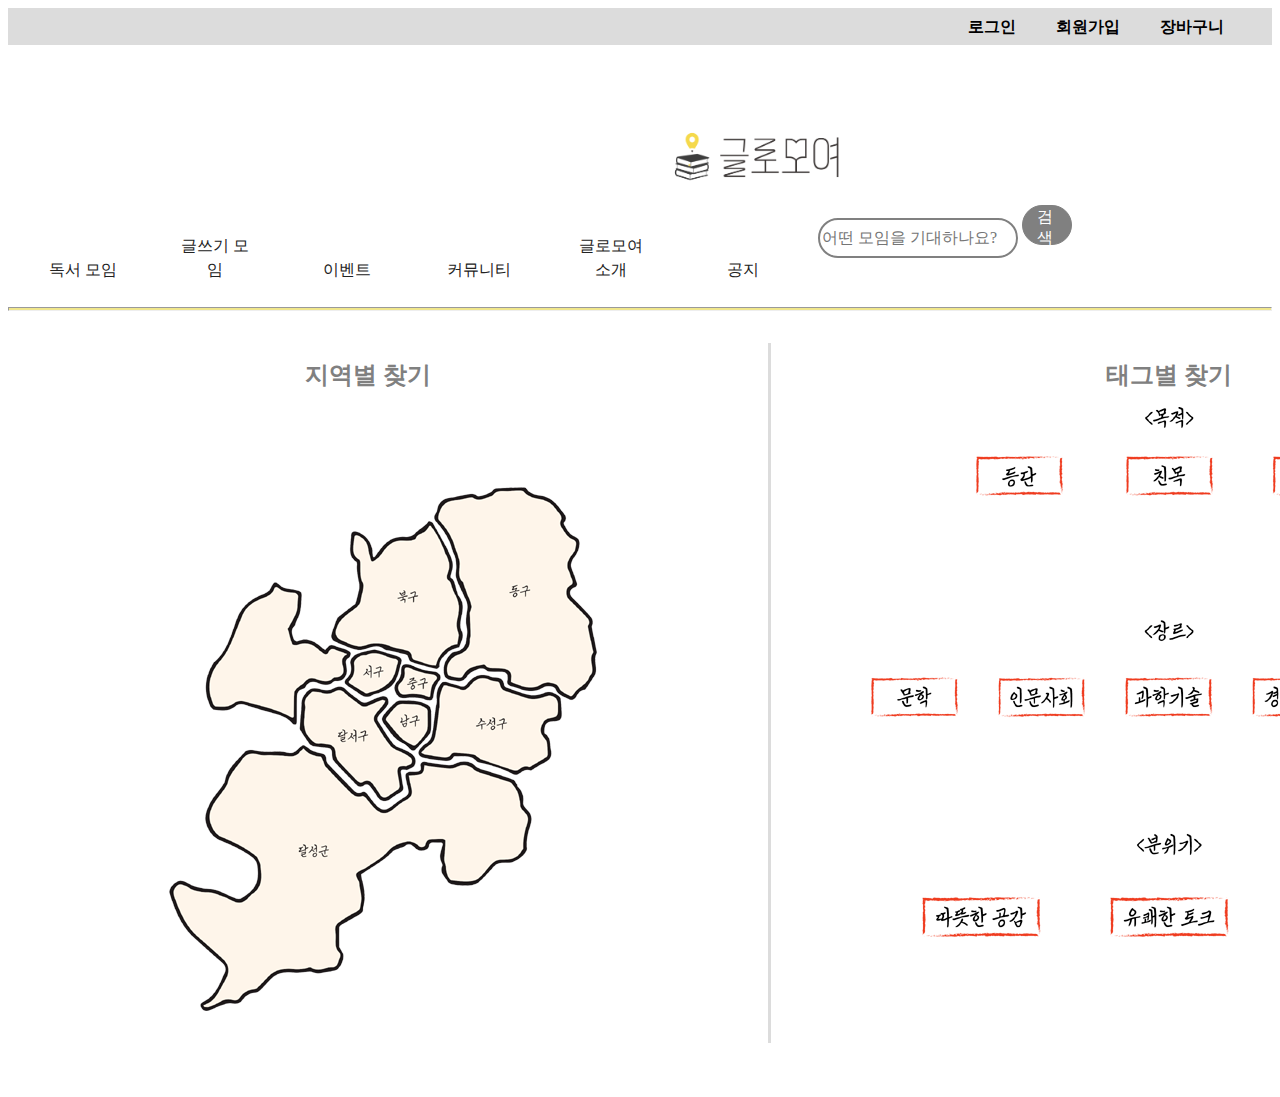
<file: 1,5.html>
<!DOCTYPE html>
<html lang="en">
  <head>
    <meta charset="UTF-8" />
    <meta http-equiv="X-UA-Compatible" content="IE=edge" />
    <meta name="viewport" content="width=device-width, initial-scale=1.0" />
    <title>글로모여</title>
    <style>
      header {
        top: 0;
        left: 0;
        right: 0;
        height: 5px;
        padding: 1rem;
        color: black;
        background: gainsboro;
        font-weight: bold;
        display: flex;
        justify-content: right;
        align-items: center;
        font-size: medium;
      }
      a {
        text-decoration-line: none;
        color: black;
      }
      .logo {
        align-items: center;
        display: inline-block;
        margin-left: 630px;
      }
      .search_main {
        margin-right: 200px;
        float: right;
        display: inline-block;
      }
      .searchBtn {
        margin-right: 5px;
        color: white;
        float: right;
        border-radius: 30px;
        display: inline-block;
      }
      .input_text {
        border: 2.5px solid gray;
        width: 200px;
        height: 40px;
        border-radius: 30px;
        display: inline-block;
        font-family: 제주고딕;
        font-size: medium;
      }
      .Button {
        border: 0.2px solid gray;
        width: 50px;
        height: 40px;
        background: gray;
        border-radius: 30px;
        display: inline-block;
        cursor: pointer;
        font-family: 제주고딕;
        font-size: medium;
      }
      .menu {
        text-align: center;
      }
      body {
        font-family: 제주고딕;
        color: #222;
        line-height: 1.5em;
      }
      ul,
      ol,
      li {
        list-style: none;
        margin: 0;
        padding: 0;
        text-align: center;
      }
      ul.myMenu {
      }
      ul.myMenu > li {
        display: inline-block;
        width: 80px;
        padding: 5px 10px;
        background: white;
        text-align: center;
        position: relative;
        cursor: pointer;
      }
      ul.myMenu > li:hover {
        background: #fff;
        color: red;
      }
      ul.myMenu > li ul.submenu {
        display: none;
        position: absolute;
        top: 30px;
        left: 0;
      }
      ul.myMenu > li:hover ul.submenu {
        display: block;
        color: black;
      }
      ul.myMenu > li ul.submenu > li {
        display: inline-block;
        width: 80px;
        padding: 5px 10px;
        background: #eee;
        border: 1px solid #eee;
        text-align: center;
      }
      ul.myMenu > li ul.submenu > li:hover {
        background: #fff;
        color: red;
      }
      hr {
        margin-top: 20px;
        background-color: khaki;
        height: 2px;
      }
      .elements {
        text-align: center;
        color: grey;
        display: flex;
      }
      .map {
      }

      .v-line {
        border-left: medium solid gainsboro;
        height: 700px;
        margin-left: 160px;
        margin-right: 100px;
      }
    </style>
  </head>
  <body>
    <header>
      <nav>
        <a href="login.html">로그인&nbsp;&nbsp;&nbsp;&nbsp;&nbsp;&nbsp;&nbsp;&nbsp;&nbsp;</a>
        <a href="#none">회원가입&nbsp;&nbsp;&nbsp;&nbsp;&nbsp;&nbsp;&nbsp;&nbsp;&nbsp;</a>
        <a href="#none">장바구니&nbsp;&nbsp;&nbsp;&nbsp;&nbsp;&nbsp;&nbsp;&nbsp;</a>
      </nav>
    </header>
    <br /><br />
    <br />
    <div class="logo">
      <a href="1,5.html"><img src="./images/logo.png" alt="글로모여 로고" width="250" /></a>
    </div>
    <div class="search_main">
      <div class="search">
        <form action="https://search.naver.com/search.naver" method="GET">
          <input
            id="query"
            class="input_text"
            name="query"
            type="search"
            placeholder="어떤 모임을 기대하나요?"
          />
          <button class="Button" type="submit">
            <div class="searchBtn">검색</div>
          </button>
        </form>
      </div>
    </div>
    <br /><br />
    <div id="container">
      <ul class="myMenu">
        <li class="menu1">
          독서 모임
          <ul class="menu1_s submenu">
            <li><a href="./writeGroup.html">전체보기</a></li>
            <li>목적</li>
            <li>장르</li>
            <li>분위기</li>
          </ul>
        </li>
        &nbsp;&nbsp;&nbsp;&nbsp;&nbsp;&nbsp;
        <li class="menu2">
          글쓰기 모임
          <ul class="menu2_s submenu">
            <li>이용방법</li>
            <li>목적</li>
            <li>장르</li>
            <li>분위기</li>
          </ul>
        </li>
        &nbsp;&nbsp;&nbsp;&nbsp;&nbsp;&nbsp;
        <li class="menu3">
          이벤트
          <ul class="menu3_s submenu">
            <li>list 1</li>
            <li>list 2</li>
            <li>list 3</li>
            <li>list 4</li>
          </ul>
        </li>
        &nbsp;&nbsp;&nbsp;&nbsp;&nbsp;&nbsp;
        <li class="menu4">
          커뮤니티
          <ul class="menu1_s submenu">
            <li>list 1</li>
            <li>list 2</li>
            <li>list 3</li>
            <li>list 4</li>
          </ul>
        </li>
        &nbsp;&nbsp;&nbsp;&nbsp;&nbsp;&nbsp;
        <li class="menu5">
          글로모여 소개
          <ul class="menu1_s submenu">
            <li>이용방법</li>
            <li>연혁</li>
          </ul>
        </li>
        &nbsp;&nbsp;&nbsp;&nbsp;&nbsp;&nbsp;
        <li class="menu1">
          공지
          <ul class="menu1_s submenu">
            <li>list 1</li>
            <li>list 2</li>
            <li>list 3</li>
            <li>list 4</li>
          </ul>
        </li>
      </ul>
    </div>
    <hr />
    <br />
    <div class="elements">
      <div class="map">
        <h2 style="margin-left: 120px">지역별 찾기</h2>
        <!-- Image Map Generated by http://www.image-map.net/ -->
        <img src="./images/mapfix.png" usemap="#image-map" style="margin-left: 150px" />

        <map name="image-map">
          <area
            target="_blank"
            alt="동구"
            title="동구"
            href="donggu"
            coords="298,90,281,106,297,160,308,187,310,232,288,262,310,269,329,259,346,264,366,278,389,274,408,289,422,279,433,254,433,237,431,224,410,191,410,162,418,133,402,120,400,104,374,91,352,84"
            shape="poly"
          />
          <area
            target="_blank"
            alt="북구"
            title="북구"
            href="bukgu"
            coords="195,201,175,229,205,241,226,236,247,248,274,257,296,240,299,205,284,153,272,118,236,134,213,149,195,125,200,160,202,181"
            shape="poly"
          />
          <area
            target="_blank"
            alt="서구"
            title="서구"
            href="seogu"
            coords="190,276,210,287,228,276,236,263,232,251,215,246,197,250"
            shape="poly"
          />
          <area
            target="_blank"
            alt="중구"
            title="중구"
            href="junggu"
            coords="241,274,238,286,250,287,269,291,273,278,278,271,270,266,258,261,249,259"
            shape="poly"
          />
          <area
            target="_blank"
            alt="수성구"
            title="수성구"
            href="suseonggu"
            coords="262,345,298,346,356,365,386,350,383,322,402,311,397,290,374,290,327,273,298,281,285,281,278,318,278,330"
            shape="poly"
          />
          <area
            target="_blank"
            alt="남구"
            title="남구"
            href="namgu"
            coords="226,315,250,338,266,329,268,311,266,297,248,293,236,296"
            shape="poly"
          />
          <area
            target="_blank"
            alt="달서구"
            title="달서구"
            href="dalseogu"
            coords="149,334,173,339,178,353,210,374,234,387,240,369,250,352,227,335,214,309,226,293,203,296,176,284,156,286,145,296"
            shape="poly"
          />
          <area
            target="_blank"
            alt="달성군"
            title="달성군"
            href="dalseonggun"
            coords="82,499,25,483,23,516,71,562,49,604,83,599,117,570,170,563,185,561,182,523,206,504,203,474,254,438,281,438,298,478,333,466,363,451,354,380,302,363,270,360,253,373,254,392,229,408,206,390,170,358,146,346,117,353,90,353,68,386,54,408,66,429,101,462,101,483,96,494,86,492"
            shape="poly"
          />
          <area
            target="_blank"
            alt="달성군"
            title="달성군"
            href="dalseonggun"
            coords="57,302,80,295,132,310,139,279,186,264,176,240,138,234,138,186,118,177,87,199,65,244,49,280"
            shape="poly"
          />
        </map>
      </div>
      <div class="v-line"></div>
      <div class-="tag">
        <h2>태그별 찾기</h2>
        <!-- Image Map Generated by http://www.image-map.net/ -->
        <img src="./images/tagfix.png" usemap="#image-map2" />

        <map name="image-map2">
          <area
            target="_blank"
            alt="목적-등단"
            title="목적-등단"
            href="#none"
            coords="107,50,191,86"
            shape="rect"
          />
          <area
            target="_blank"
            alt="목적-친목"
            title="목적-친목"
            href="#none"
            coords="255,52,341,86"
            shape="rect"
          />
          <area
            target="_blank"
            alt="목적-취미"
            title="목적-취미"
            href="#none"
            coords="404,52,485,85"
            shape="rect"
          />
          <area
            target="_blank"
            alt="장르-문학"
            title="장르-문학"
            href="#none"
            coords="0,273,85,308"
            shape="rect"
          />
          <area
            target="_blank"
            alt="장르-인문사회"
            title="장르-인문사회"
            href="#none"
            coords="129,274,211,306"
            shape="rect"
          />
          <area
            target="_blank"
            alt="장르-과학기술"
            title="장르-과학기술"
            href="#none"
            coords="255,274,339,305"
            shape="rect"
          />
          <area
            target="_blank"
            alt="장르-경영경제"
            title="장르-경영경제"
            href="#none"
            coords="383,274,465,306"
            shape="rect"
          />
          <area
            target="_blank"
            alt="장르-기타"
            title="장르-기타"
            href="#none"
            coords="510,274,592,309"
            shape="rect"
          />
          <area
            target="_blank"
            alt="분위기-따뜻한공감"
            title="분위기-따뜻한공감"
            href="#none"
            coords="52,494,167,529"
            shape="rect"
          />
          <area
            target="_blank"
            alt="분위기-유쾌한토크"
            title="분위기-유쾌한토크"
            href="#none"
            coords="239,490,355,526"
            shape="rect"
          />
          <area
            target="_blank"
            alt="분위기-치열한토론"
            title="분위기-치열한토론"
            href="#none"
            coords="429,491,543,526"
            shape="rect"
          />
        </map>
      </div>
    </div>
  </body>
</html>
</file>
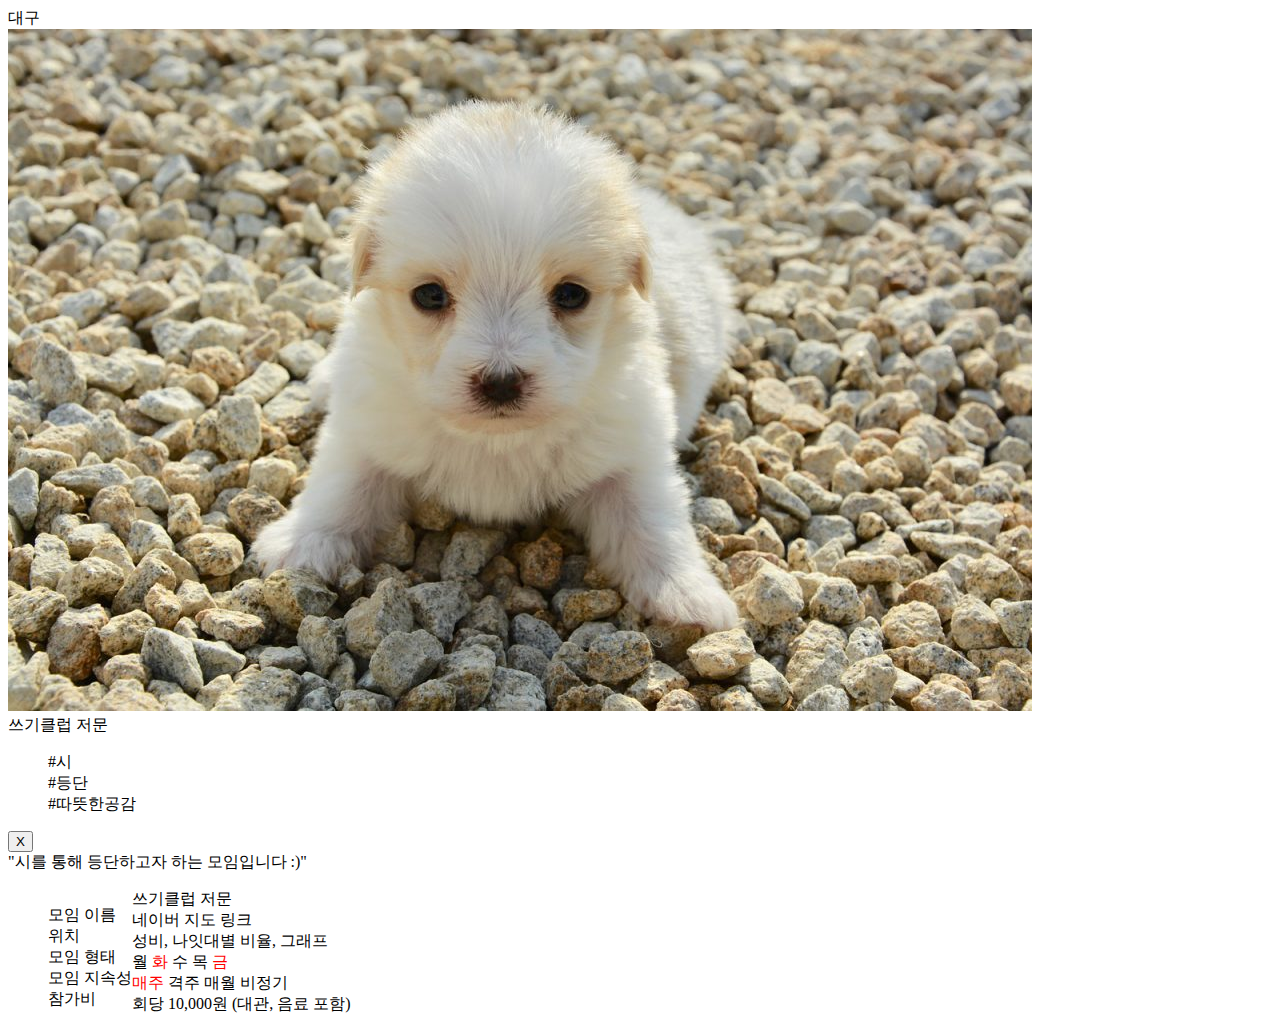
<file: part3.html>
<!DOCTYPE html>
<html lang="en">
  <head>
    <meta charset="UTF-8" />
    <meta http-equiv="X-UA-Compatible" content="IE=edge" />
    <meta name="viewport" content="width=device-width, initial-scale=1.0" />
    <title>Part3. 팝업페이지</title>
    <link rel="stylesheet" href="./css/part3.css" />
    <link rel="stylesheet" href="./css/part3_top.css" />
    <link rel="stylesheet" href="./css/part3_bottom.css" />
  </head>
  <body>
    <div id="wrap">
      <div id="popup">
        <div id="top">
          <div id="group">
            <div id="summary">
              <div id="group-area">대구</div>
              <div id="group-img">
                <img src="./images/sample.jpg" alt="group-img" />
              </div>
              <div id="group-name">쓰기클럽 저문</div>
              <div id="group-hashtag">
                <ul id="hashtag">
                  <li>#시</li>
                  <li>#등단</li>
                  <li>#따뜻한공감</li>
                </ul>
              </div>
            </div>
          </div>
          <button id="del_btn">X</button>
          <div id="info">"시를 통해 등단하고자 하는 모임입니다 :)"</div>
        </div>
        <div id="bottom">
          <ul id="category">
            <li id="name">모임 이름</li>
            <li id="location">위치</li>
            <li id="type">모임 형태</li>
            <li id="date">모임 지속성</li>
            <li id="fee">참가비</li>
          </ul>
          <ul id="contents">
            <li id="name-conts">쓰기클럽 저문</li>
            <li id="location-conts">네이버 지도 링크</li>
            <li id="type-conts">성비, 나잇대별 비율, 그래프</li>
            <li id="date-conts">
              <div id="day" class="date">월 <span style="color: red">화</span> 수 목 <span style="color: red">금</span></div>
              <div id="period" class="date"><span style="color: red">매주</span> 격주 매월 비정기</div>
            </li>
            <li id="fee-conts">회당 10,000원 (대관, 음료 포함)</li>
          </ul>
        </div>
      </div>
    </div>
    <script src="./js/detail-popup.js"></script>
</body>
</html>
</file>
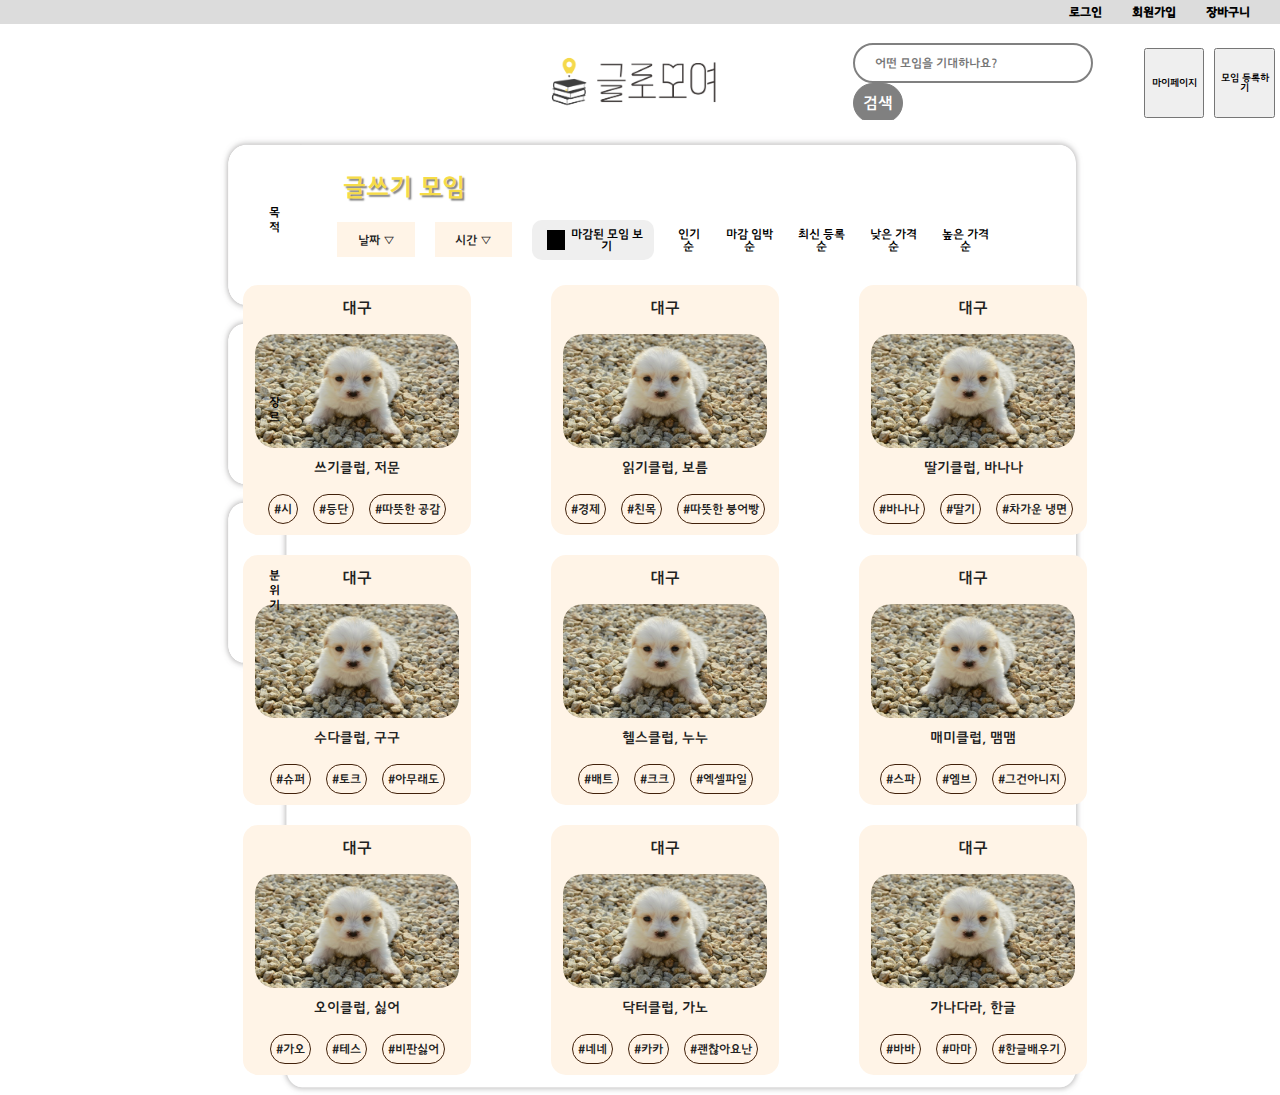
<file: writeGroup.html>
<!DOCTYPE html>
<html lang="en">
  <head>
    <meta charset="UTF-8" />
    <meta http-equiv="X-UA-Compatible" content="IE=edge" />
    <meta name="viewport" content="width=device-width, initial-scale=1.0" />
    <title>글쓰기 모임</title>

    <link rel="stylesheet" href="./css/index.css" />
    <link rel="stylesheet" href="./css/header.css" />
    <link rel="stylesheet" href="./css/writeGroup.css" />

    <link rel="stylesheet" href="./css/part3.css" />
    <link rel="stylesheet" href="./css/part3_top.css" />
    <link rel="stylesheet" href="./css/part3_bottom.css" />
  </head>
  <body>
    <header>
      <div class="top-nav">
        <div>
          <a href="./login.html">로그인&nbsp;&nbsp;&nbsp;&nbsp;&nbsp;&nbsp;&nbsp;&nbsp;&nbsp;</a>
          <a href="#none">회원가입&nbsp;&nbsp;&nbsp;&nbsp;&nbsp;&nbsp;&nbsp;&nbsp;&nbsp;</a>
          <a href="#none">장바구니&nbsp;&nbsp;&nbsp;&nbsp;&nbsp;&nbsp;&nbsp;&nbsp;</a>
        </div>
      </div>
      <div class="logo-box">
        <div class="junior">
          <a href="#none"></a>
        </div>
        <br />
        <div class="logo">
          <a href="1,5.html"><img src="./images/logo.png" alt="글로모여 로고" width="250" /></a>
        </div>
        <div class="search_main">
          <div class="search">
            <form action="https://search.naver.com/search.naver" method="GET">
              <input id="query" class="input_text" name="query" type="search" placeholder="어떤 모임을 기대하나요?" />
              <button class="searchBtn" type="submit">검색</button>
            </form>
          </div>
          <button class="extraBtn" name="myPage">마이페이지</button>
          <button class="extraBtn" name="registerGroup">모임 등록하기</button>
        </div>
      </div>
    </header>
    <main>
      <div class="collect-group"> <!--Group 모인 곳-->
        <div class="category-list">
          <ul id="gnb">
            <li><a href="writeGroup.html">목 적</a></li>
            <li><a href="writeGroup_genre.html">장 르</a></li>
            <li><a href="writeGroup_mood.html">분 위 기</a></li>
          </ul>
        </div>
          <div id="write-club">
            <a href="./writeGroup.html">글쓰기 모임</a>
          </div>
        <div class="option-box">
          <div class="select-option">
            <ul class="drop-option">
              날짜 ▽
              <li></li>
              <li></li>
              <li></li>
            </ul>
            <ul class="drop-option">
              시간 ▽
              <li></li>
              <li></li>
              <li></li>
            </ul>
            <button class="end-group-btn">
              <div style="width: 20px; height: 20px; background-color: black; margin: 5px"></div>
              마감된 모임 보기
            </button>
          </div>
          <div class="rank-option">
            <button id="popularity-btn">인기순</button>
            <button id="deadline-btn">마감 임박순</button>
            <button>최신 등록순</button>
            <button>낮은 가격순</button>
            <button>높은 가격순</button>
          </div>
        </div>
        <div class="collect-card">
          <div class="card" onClick="modalOn()">
            <div id="group-area">대구</div>
            <div id="group-img">
              <img src="./images/sample.jpg" alt="group-img" />
            </div>
            <div id="group-name"></div>
            <div id="group-hashtag">
              <ul id="hashtag">
                <li id="hashtag-ganre"></li>
                <li id="hashtag-purpose"></li>
                <li id="hashtag-mood"></li>
              </ul>
            </div>
          </div>
          <div class="card" onClick="modalOn()">
            <div id="group-area">대구</div>
            <div id="group-img">
              <img src="./images/sample.jpg" alt="group-img" />
            </div>
            <div id="group-name"></div>
            <div id="group-hashtag">
              <ul id="hashtag">
                <li id="hashtag-ganre"></li>
                <li id="hashtag-purpose"></li>
                <li id="hashtag-mood"></li>
              </ul>
            </div>
          </div>
          <div class="card" onClick="modalOn()">
            <div id="group-area">대구</div>
            <div id="group-img">
              <img src="./images/sample.jpg" alt="group-img" />
            </div>
            <div id="group-name"></div>
            <div id="group-hashtag">
              <ul id="hashtag">
                <li id="hashtag-ganre"></li>
                <li id="hashtag-purpose"></li>
                <li id="hashtag-mood"></li>
              </ul>
            </div>
          </div>
          <div class="card" onClick="modalOn()">
            <div id="group-area">대구</div>
            <div id="group-img">
              <img src="./images/sample.jpg" alt="group-img" />
            </div>
            <div id="group-name"></div>
            <div id="group-hashtag">
              <ul id="hashtag">
                <li id="hashtag-ganre"></li>
                <li id="hashtag-purpose"></li>
                <li id="hashtag-mood"></li>
              </ul>
            </div>
          </div>
          <div class="card" onClick="modalOn()">
            <div id="group-area">대구</div>
            <div id="group-img">
              <img src="./images/sample.jpg" alt="group-img" />
            </div>
            <div id="group-name"></div>
            <div id="group-hashtag">
              <ul id="hashtag">
                <li id="hashtag-ganre"></li>
                <li id="hashtag-purpose"></li>
                <li id="hashtag-mood"></li>
              </ul>
            </div>
          </div>
          <div class="card" onClick="modalOn()">
            <div id="group-area">대구</div>
            <div id="group-img">
              <img src="./images/sample.jpg" alt="group-img" />
            </div>
            <div id="group-name"></div>
            <div id="group-hashtag">
              <ul id="hashtag">
                <li id="hashtag-ganre"></li>
                <li id="hashtag-purpose"></li>
                <li id="hashtag-mood"></li>
              </ul>
            </div>
          </div>
          <div class="card" onClick="modalOn()">
            <div id="group-area">대구</div>
            <div id="group-img">
              <img src="./images/sample.jpg" alt="group-img" />
            </div>
            <div id="group-name"></div>
            <div id="group-hashtag">
              <ul id="hashtag">
                <li id="hashtag-ganre"></li>
                <li id="hashtag-purpose"></li>
                <li id="hashtag-mood"></li>
              </ul>
            </div>
          </div>
          <div class="card" onClick="modalOn()">
            <div id="group-area">대구</div>
            <div id="group-img">
              <img src="./images/sample.jpg" alt="group-img" />
            </div>
            <div id="group-name"></div>
            <div id="group-hashtag">
              <ul id="hashtag">
                <li id="hashtag-ganre"></li>
                <li id="hashtag-purpose"></li>
                <li id="hashtag-mood"></li>
              </ul>
            </div>
          </div>
          <div class="card" onClick="modalOn()">
            <div id="group-area">대구</div>
            <div id="group-img">
              <img src="./images/sample.jpg" alt="group-img" />
            </div>
            <div id="group-name"></div>
            <div id="group-hashtag">
              <ul id="hashtag">
                <li id="hashtag-ganre"></li>
                <li id="hashtag-purpose"></li>
                <li id="hashtag-mood"></li>
              </ul>
            </div>
          </div>
        </div>
      </div>
    </main>
    <div id="modal" class="modal-overlay">
      <div id="popup">
        <div id="top">
          <div id="group">
            <div id="summary">
              <div id="group-area">대구</div>
              <div id="group-img">
                <img src="./images/sample.jpg" alt="group-img" />
              </div>
              <div id="group-name">쓰기클럽 저문</div>
              <div id="group-hashtag">
                <ul id="hashtag">
                  <li>#시</li>
                  <li>#등단</li>
                  <li>#따뜻한공감</li>
                </ul>
              </div>
            </div>
          </div>
          <button id="del_btn">X</button>
          <div id="info">"시를 통해 등단하고자 하는 모임입니다 :)"</div>
        </div>
        <div id="bottom">
          <ul id="category">
            <li id="name">모임 이름</li>
            <li id="location">위치</li>
            <li id="type">모임 형태</li>
            <li id="date">모임 지속성</li>
            <li id="fee">참가비</li>
          </ul>
          <ul id="contents">
            <li id="name-conts">쓰기클럽 저문</li>
            <li id="location-conts">네이버 지도 링크</li>
            <li id="type-conts">성비, 나잇대별 비율, 그래프</li>
            <li id="date-conts">
              <div id="day" class="date">월 <span style="color: red">화</span> 수 목 <span style="color: red">금</span></div>
              <div id="period" class="date"><span style="color: red">매주</span> 격주 매월 비정기</div>
            </li>
            <li id="fee-conts">회당 10,000원 (대관, 음료 포함)</li>
          </ul>
        </div>
      </div>
    </div>
  </body>
  <script src="./data.js"></script>
  <script src="./js/Modal.js"></script>
  <script src="./js/page-navigation.js"></script>
  <script src="./js/cardInfo.js"></script>
  <script>
    window.onload = function () {
      for (let i = 0; i < writeArr.length; i++) {
        groupName[i].innerHTML = writeArr[i].name;
        hashtagGanre[i].innerHTML = '#' + writeArr[i].ganre;
        hashtagPurpose[i].innerHTML = '#' + writeArr[i].purpose;
        hashtagMood[i].innerHTML = '#' + writeArr[i].mood;
      }
    };
  </script>
</html>
</file>
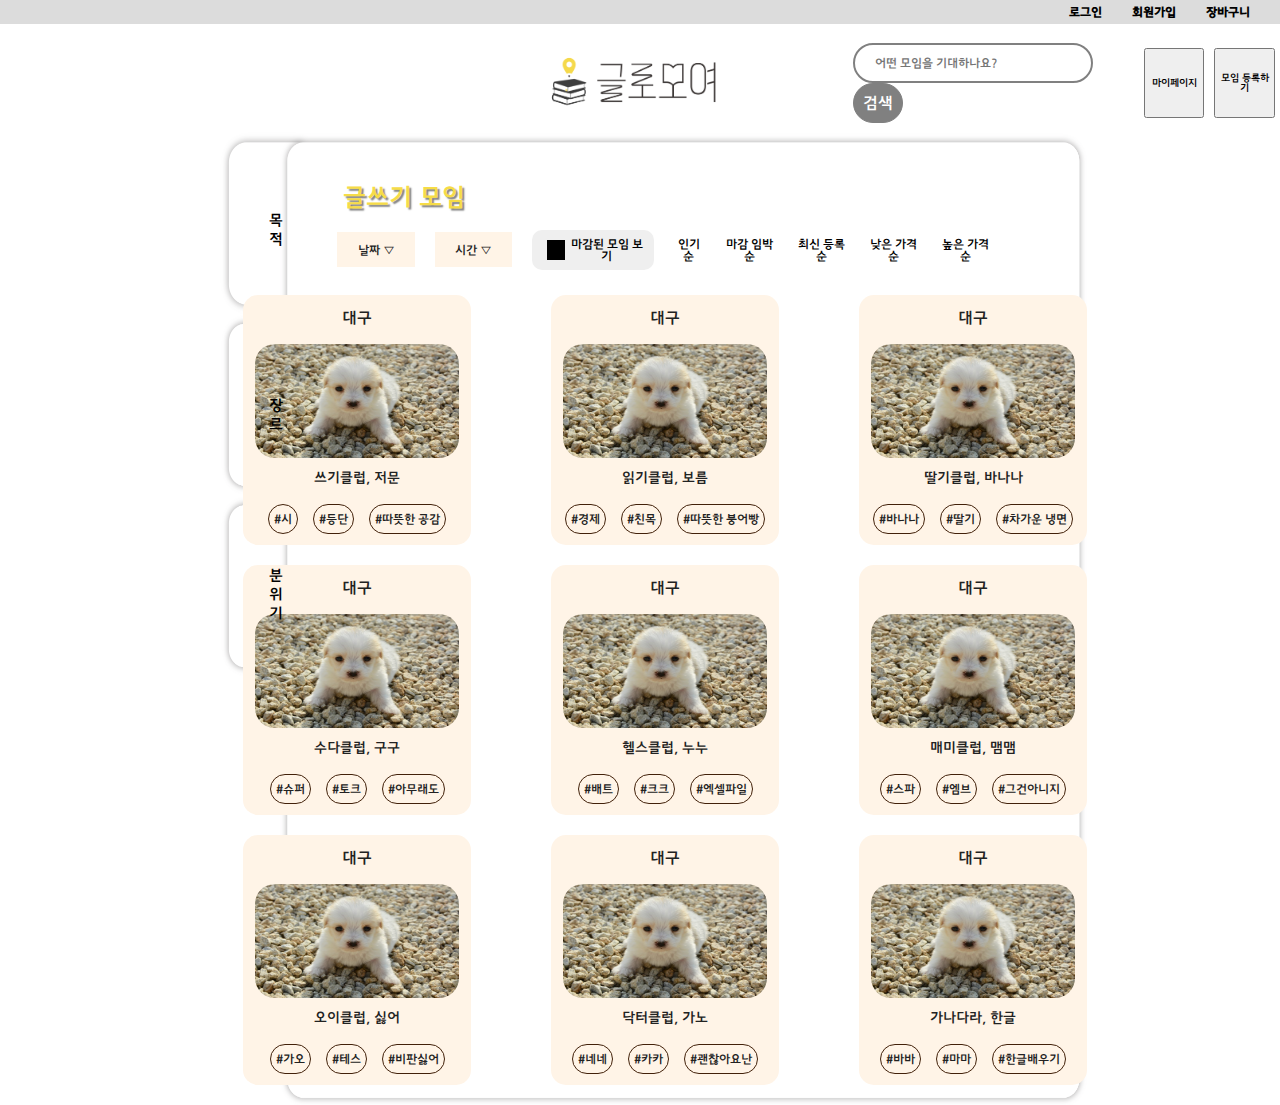
<file: writeGroup_genre.html>
<!DOCTYPE html>
<html lang="en">
  <head>
    <meta charset="UTF-8" />
    <meta http-equiv="X-UA-Compatible" content="IE=edge" />
    <meta name="viewport" content="width=device-width, initial-scale=1.0" />
    <title>글쓰기 모임</title>

    <link rel="stylesheet" href="./css/index.css" />
    <link rel="stylesheet" href="./css/header.css" />
    <link rel="stylesheet" href="./css/writeGroup_genre.css" />

    <link rel="stylesheet" href="./css/part3.css" />
    <link rel="stylesheet" href="./css/part3_top.css" />
    <link rel="stylesheet" href="./css/part3_bottom.css" />
  </head>
  <body>
    <header>
      <div class="top-nav">
        <div>
          <a href="./login.html">로그인&nbsp;&nbsp;&nbsp;&nbsp;&nbsp;&nbsp;&nbsp;&nbsp;&nbsp;</a>
          <a href="#none">회원가입&nbsp;&nbsp;&nbsp;&nbsp;&nbsp;&nbsp;&nbsp;&nbsp;&nbsp;</a>
          <a href="#none">장바구니&nbsp;&nbsp;&nbsp;&nbsp;&nbsp;&nbsp;&nbsp;&nbsp;</a>
        </div>
      </div>
      <div class="logo-box">
        <div class="junior">
          <a href="#none"></a>
        </div>
        <br />
        <div class="logo">
          <a href="1,5.html"><img src="./images/logo.png" alt="글로모여 로고" width="250" /></a>
        </div>
        <div class="search_main">
          <div class="search">
            <form action="https://search.naver.com/search.naver" method="GET">
              <input id="query" class="input_text" name="query" type="search" placeholder="어떤 모임을 기대하나요?" />
              <button class="searchBtn" type="submit">검색</button>
            </form>
          </div>
          <button class="extraBtn" name="myPage">마이페이지</button>
          <button class="extraBtn" name="registerGroup">모임 등록하기</button>
        </div>
      </div>
    </header>
    <main>
      <div class="collect-group"> <!--Group 모인 곳-->
        <div class="category-list">
          <ul id="gnb">
            <li><a href="writeGroup.html">목 적</a></li>
            <li><a href="writeGroup_genre.html">장 르</a></li>
            <li><a href="writeGroup_mood.html">분 위 기</a></li>
          </ul>
        </div>
          <div id="write-club">
            <a href="./writeGroup.html">글쓰기 모임</a>
          </div>
        <div class="option-box">
          <div class="select-option">
            <ul class="drop-option">
              날짜 ▽
              <li></li>
              <li></li>
              <li></li>
            </ul>
            <ul class="drop-option">
              시간 ▽
              <li></li>
              <li></li>
              <li></li>
            </ul>
            <button class="end-group-btn">
              <div style="width: 20px; height: 20px; background-color: black; margin: 5px"></div>
              마감된 모임 보기
            </button>
          </div>
          <div class="rank-option">
            <button id="popularity-btn">인기순</button>
            <button id="deadline-btn">마감 임박순</button>
            <button>최신 등록순</button>
            <button>낮은 가격순</button>
            <button>높은 가격순</button>
          </div>
        </div>
        <div class="collect-card">
          <div class="card" onClick="modalOn()">
            <div id="group-area">대구</div>
            <div id="group-img">
              <img src="./images/sample.jpg" alt="group-img" />
            </div>
            <div id="group-name"></div>
            <div id="group-hashtag">
              <ul id="hashtag">
                <li id="hashtag-ganre"></li>
                <li id="hashtag-purpose"></li>
                <li id="hashtag-mood"></li>
              </ul>
            </div>
          </div>
          <div class="card" onClick="modalOn()">
            <div id="group-area">대구</div>
            <div id="group-img">
              <img src="./images/sample.jpg" alt="group-img" />
            </div>
            <div id="group-name"></div>
            <div id="group-hashtag">
              <ul id="hashtag">
                <li id="hashtag-ganre"></li>
                <li id="hashtag-purpose"></li>
                <li id="hashtag-mood"></li>
              </ul>
            </div>
          </div>
          <div class="card" onClick="modalOn()">
            <div id="group-area">대구</div>
            <div id="group-img">
              <img src="./images/sample.jpg" alt="group-img" />
            </div>
            <div id="group-name"></div>
            <div id="group-hashtag">
              <ul id="hashtag">
                <li id="hashtag-ganre"></li>
                <li id="hashtag-purpose"></li>
                <li id="hashtag-mood"></li>
              </ul>
            </div>
          </div>
          <div class="card" onClick="modalOn()">
            <div id="group-area">대구</div>
            <div id="group-img">
              <img src="./images/sample.jpg" alt="group-img" />
            </div>
            <div id="group-name"></div>
            <div id="group-hashtag">
              <ul id="hashtag">
                <li id="hashtag-ganre"></li>
                <li id="hashtag-purpose"></li>
                <li id="hashtag-mood"></li>
              </ul>
            </div>
          </div>
          <div class="card" onClick="modalOn()">
            <div id="group-area">대구</div>
            <div id="group-img">
              <img src="./images/sample.jpg" alt="group-img" />
            </div>
            <div id="group-name"></div>
            <div id="group-hashtag">
              <ul id="hashtag">
                <li id="hashtag-ganre"></li>
                <li id="hashtag-purpose"></li>
                <li id="hashtag-mood"></li>
              </ul>
            </div>
          </div>
          <div class="card" onClick="modalOn()">
            <div id="group-area">대구</div>
            <div id="group-img">
              <img src="./images/sample.jpg" alt="group-img" />
            </div>
            <div id="group-name"></div>
            <div id="group-hashtag">
              <ul id="hashtag">
                <li id="hashtag-ganre"></li>
                <li id="hashtag-purpose"></li>
                <li id="hashtag-mood"></li>
              </ul>
            </div>
          </div>
          <div class="card" onClick="modalOn()">
            <div id="group-area">대구</div>
            <div id="group-img">
              <img src="./images/sample.jpg" alt="group-img" />
            </div>
            <div id="group-name"></div>
            <div id="group-hashtag">
              <ul id="hashtag">
                <li id="hashtag-ganre"></li>
                <li id="hashtag-purpose"></li>
                <li id="hashtag-mood"></li>
              </ul>
            </div>
          </div>
          <div class="card" onClick="modalOn()">
            <div id="group-area">대구</div>
            <div id="group-img">
              <img src="./images/sample.jpg" alt="group-img" />
            </div>
            <div id="group-name"></div>
            <div id="group-hashtag">
              <ul id="hashtag">
                <li id="hashtag-ganre"></li>
                <li id="hashtag-purpose"></li>
                <li id="hashtag-mood"></li>
              </ul>
            </div>
          </div>
          <div class="card" onClick="modalOn()">
            <div id="group-area">대구</div>
            <div id="group-img">
              <img src="./images/sample.jpg" alt="group-img" />
            </div>
            <div id="group-name"></div>
            <div id="group-hashtag">
              <ul id="hashtag">
                <li id="hashtag-ganre"></li>
                <li id="hashtag-purpose"></li>
                <li id="hashtag-mood"></li>
              </ul>
            </div>
          </div>
        </div>
      </div>
    </main>
    <div id="modal" class="modal-overlay">
      <div id="popup">
        <div id="top">
          <div id="group">
            <div id="summary">
              <div id="group-area">대구</div>
              <div id="group-img">
                <img src="./images/sample.jpg" alt="group-img" />
              </div>
              <div id="group-name">쓰기클럽 저문</div>
              <div id="group-hashtag">
                <ul id="hashtag">
                  <li>#시</li>
                  <li>#등단</li>
                  <li>#따뜻한공감</li>
                </ul>
              </div>
            </div>
          </div>
          <button id="del_btn">X</button>
          <div id="info">"시를 통해 등단하고자 하는 모임입니다 :)"</div>
        </div>
        <div id="bottom">
          <ul id="category">
            <li id="name">모임 이름</li>
            <li id="location">위치</li>
            <li id="type">모임 형태</li>
            <li id="date">모임 지속성</li>
            <li id="fee">참가비</li>
          </ul>
          <ul id="contents">
            <li id="name-conts">쓰기클럽 저문</li>
            <li id="location-conts">네이버 지도 링크</li>
            <li id="type-conts">성비, 나잇대별 비율, 그래프</li>
            <li id="date-conts">
              <div id="day" class="date">월 <span style="color: red">화</span> 수 목 <span style="color: red">금</span></div>
              <div id="period" class="date"><span style="color: red">매주</span> 격주 매월 비정기</div>
            </li>
            <li id="fee-conts">회당 10,000원 (대관, 음료 포함)</li>
          </ul>
        </div>
      </div>
    </div>
  </body>
  <script src="./data.js"></script>
  <script src="./js/Modal.js"></script>
  <script src="./js/page-navigation.js"></script>
  <script src="./js/cardInfo.js"></script>
  <script>
    window.onload = function () {
      for (let i = 0; i < writeArr.length; i++) {
        groupName[i].innerHTML = writeArr[i].name;
        hashtagGanre[i].innerHTML = '#' + writeArr[i].ganre;
        hashtagPurpose[i].innerHTML = '#' + writeArr[i].purpose;
        hashtagMood[i].innerHTML = '#' + writeArr[i].mood;
      }
    };
  </script>
</html>
</file>
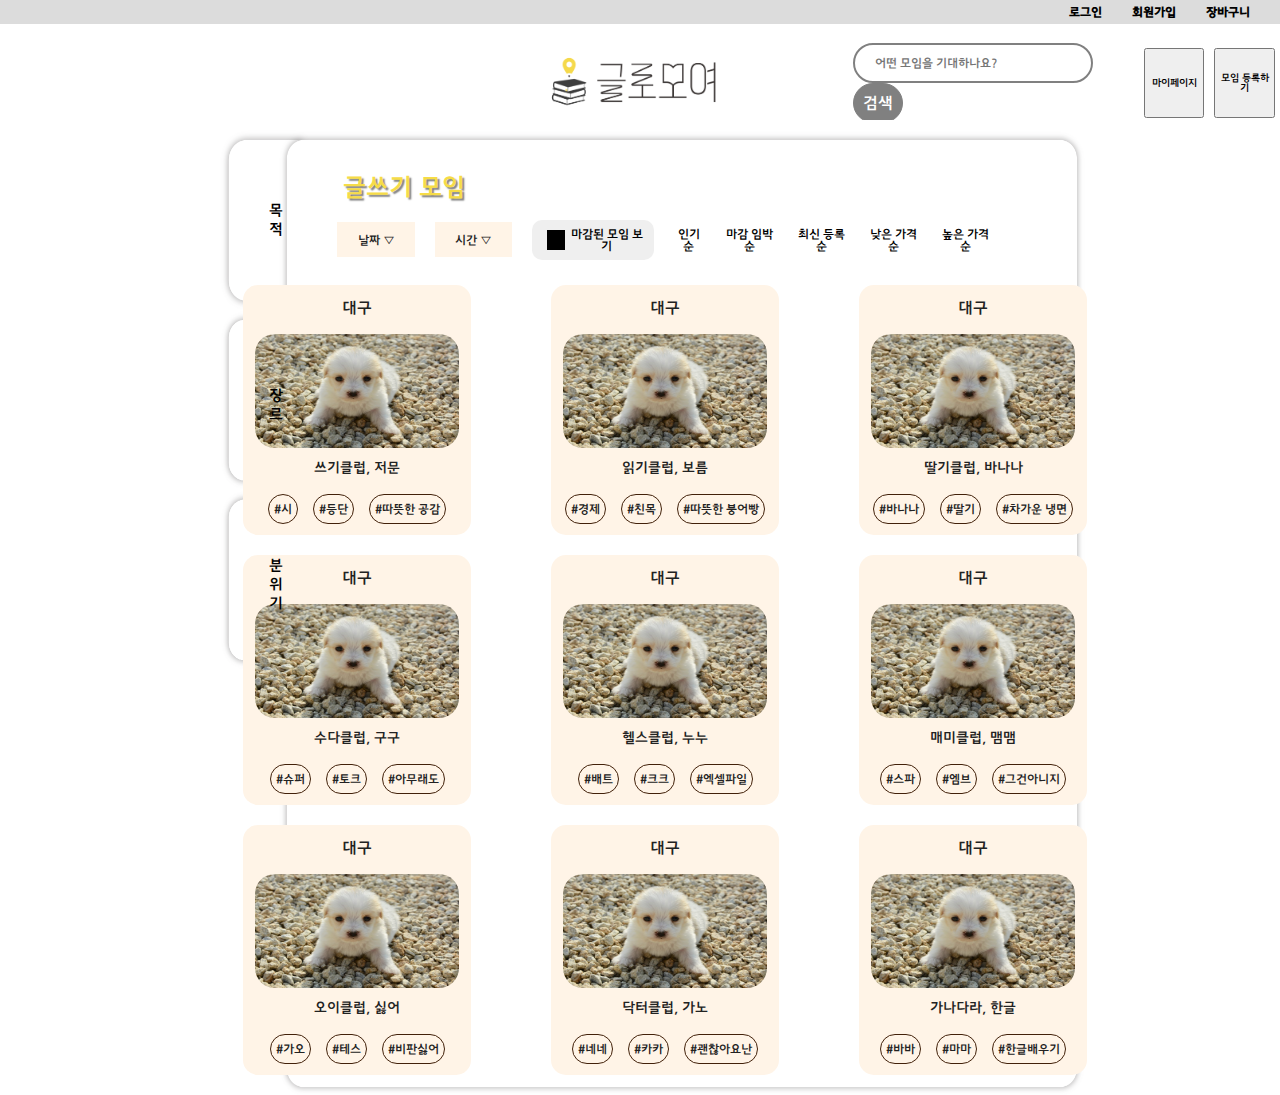
<file: writeGroup_mood.html>
<!DOCTYPE html>
<html lang="en">
  <head>
    <meta charset="UTF-8" />
    <meta http-equiv="X-UA-Compatible" content="IE=edge" />
    <meta name="viewport" content="width=device-width, initial-scale=1.0" />
    <title>글쓰기 모임</title>

    <link rel="stylesheet" href="./css/index.css" />
    <link rel="stylesheet" href="./css/header.css" />
    <link rel="stylesheet" href="./css/writeGroup_mood.css" />

    <link rel="stylesheet" href="./css/part3.css" />
    <link rel="stylesheet" href="./css/part3_top.css" />
    <link rel="stylesheet" href="./css/part3_bottom.css" />
  </head>
  <body>
    <header>
      <div class="top-nav">
        <div>
          <a href="./login.html">로그인&nbsp;&nbsp;&nbsp;&nbsp;&nbsp;&nbsp;&nbsp;&nbsp;&nbsp;</a>
          <a href="#none">회원가입&nbsp;&nbsp;&nbsp;&nbsp;&nbsp;&nbsp;&nbsp;&nbsp;&nbsp;</a>
          <a href="#none">장바구니&nbsp;&nbsp;&nbsp;&nbsp;&nbsp;&nbsp;&nbsp;&nbsp;</a>
        </div>
      </div>
      <div class="logo-box">
        <div class="junior">
          <a href="#none"></a>
        </div>
        <br />
        <div class="logo">
          <a href="1,5.html"><img src="./images/logo.png" alt="글로모여 로고" width="250" /></a>
        </div>
        <div class="search_main">
          <div class="search">
            <form action="https://search.naver.com/search.naver" method="GET">
              <input id="query" class="input_text" name="query" type="search" placeholder="어떤 모임을 기대하나요?" />
              <button class="searchBtn" type="submit">검색</button>
            </form>
          </div>
          <button class="extraBtn" name="myPage">마이페이지</button>
          <button class="extraBtn" name="registerGroup">모임 등록하기</button>
        </div>
      </div>
    </header>
    <main>
      <div class="collect-group"> <!--Group 모인 곳-->
        <div class="category-list">
          <ul id="gnb">
            <li><a href="writeGroup.html">목 적</a></li>
            <li><a href="writeGroup_genre.html">장 르</a></li>
            <li><a href="writeGroup_mood.html">분 위 기</a></li>
          </ul>
        </div>
          <div id="write-club">
            <a href="./writeGroup.html">글쓰기 모임</a>
          </div>
        <div class="option-box">
          <div class="select-option">
            <ul class="drop-option">
              날짜 ▽
              <li></li>
              <li></li>
              <li></li>
            </ul>
            <ul class="drop-option">
              시간 ▽
              <li></li>
              <li></li>
              <li></li>
            </ul>
            <button class="end-group-btn">
              <div style="width: 20px; height: 20px; background-color: black; margin: 5px"></div>
              마감된 모임 보기
            </button>
          </div>
          <div class="rank-option">
            <button id="popularity-btn">인기순</button>
            <button id="deadline-btn">마감 임박순</button>
            <button>최신 등록순</button>
            <button>낮은 가격순</button>
            <button>높은 가격순</button>
          </div>
        </div>
        <div class="collect-card">
          <div class="card" onClick="modalOn()">
            <div id="group-area">대구</div>
            <div id="group-img">
              <img src="./images/sample.jpg" alt="group-img" />
            </div>
            <div id="group-name"></div>
            <div id="group-hashtag">
              <ul id="hashtag">
                <li id="hashtag-ganre"></li>
                <li id="hashtag-purpose"></li>
                <li id="hashtag-mood"></li>
              </ul>
            </div>
          </div>
          <div class="card" onClick="modalOn()">
            <div id="group-area">대구</div>
            <div id="group-img">
              <img src="./images/sample.jpg" alt="group-img" />
            </div>
            <div id="group-name"></div>
            <div id="group-hashtag">
              <ul id="hashtag">
                <li id="hashtag-ganre"></li>
                <li id="hashtag-purpose"></li>
                <li id="hashtag-mood"></li>
              </ul>
            </div>
          </div>
          <div class="card" onClick="modalOn()">
            <div id="group-area">대구</div>
            <div id="group-img">
              <img src="./images/sample.jpg" alt="group-img" />
            </div>
            <div id="group-name"></div>
            <div id="group-hashtag">
              <ul id="hashtag">
                <li id="hashtag-ganre"></li>
                <li id="hashtag-purpose"></li>
                <li id="hashtag-mood"></li>
              </ul>
            </div>
          </div>
          <div class="card" onClick="modalOn()">
            <div id="group-area">대구</div>
            <div id="group-img">
              <img src="./images/sample.jpg" alt="group-img" />
            </div>
            <div id="group-name"></div>
            <div id="group-hashtag">
              <ul id="hashtag">
                <li id="hashtag-ganre"></li>
                <li id="hashtag-purpose"></li>
                <li id="hashtag-mood"></li>
              </ul>
            </div>
          </div>
          <div class="card" onClick="modalOn()">
            <div id="group-area">대구</div>
            <div id="group-img">
              <img src="./images/sample.jpg" alt="group-img" />
            </div>
            <div id="group-name"></div>
            <div id="group-hashtag">
              <ul id="hashtag">
                <li id="hashtag-ganre"></li>
                <li id="hashtag-purpose"></li>
                <li id="hashtag-mood"></li>
              </ul>
            </div>
          </div>
          <div class="card" onClick="modalOn()">
            <div id="group-area">대구</div>
            <div id="group-img">
              <img src="./images/sample.jpg" alt="group-img" />
            </div>
            <div id="group-name"></div>
            <div id="group-hashtag">
              <ul id="hashtag">
                <li id="hashtag-ganre"></li>
                <li id="hashtag-purpose"></li>
                <li id="hashtag-mood"></li>
              </ul>
            </div>
          </div>
          <div class="card" onClick="modalOn()">
            <div id="group-area">대구</div>
            <div id="group-img">
              <img src="./images/sample.jpg" alt="group-img" />
            </div>
            <div id="group-name"></div>
            <div id="group-hashtag">
              <ul id="hashtag">
                <li id="hashtag-ganre"></li>
                <li id="hashtag-purpose"></li>
                <li id="hashtag-mood"></li>
              </ul>
            </div>
          </div>
          <div class="card" onClick="modalOn()">
            <div id="group-area">대구</div>
            <div id="group-img">
              <img src="./images/sample.jpg" alt="group-img" />
            </div>
            <div id="group-name"></div>
            <div id="group-hashtag">
              <ul id="hashtag">
                <li id="hashtag-ganre"></li>
                <li id="hashtag-purpose"></li>
                <li id="hashtag-mood"></li>
              </ul>
            </div>
          </div>
          <div class="card" onClick="modalOn()">
            <div id="group-area">대구</div>
            <div id="group-img">
              <img src="./images/sample.jpg" alt="group-img" />
            </div>
            <div id="group-name"></div>
            <div id="group-hashtag">
              <ul id="hashtag">
                <li id="hashtag-ganre"></li>
                <li id="hashtag-purpose"></li>
                <li id="hashtag-mood"></li>
              </ul>
            </div>
          </div>
        </div>
      </div>
    </main>
    <div id="modal" class="modal-overlay">
      <div id="popup">
        <div id="top">
          <div id="group">
            <div id="summary">
              <div id="group-area">대구</div>
              <div id="group-img">
                <img src="./images/sample.jpg" alt="group-img" />
              </div>
              <div id="group-name">쓰기클럽 저문</div>
              <div id="group-hashtag">
                <ul id="hashtag">
                  <li>#시</li>
                  <li>#등단</li>
                  <li>#따뜻한공감</li>
                </ul>
              </div>
            </div>
          </div>
          <button id="del_btn">X</button>
          <div id="info">"시를 통해 등단하고자 하는 모임입니다 :)"</div>
        </div>
        <div id="bottom">
          <ul id="category">
            <li id="name">모임 이름</li>
            <li id="location">위치</li>
            <li id="type">모임 형태</li>
            <li id="date">모임 지속성</li>
            <li id="fee">참가비</li>
          </ul>
          <ul id="contents">
            <li id="name-conts">쓰기클럽 저문</li>
            <li id="location-conts">네이버 지도 링크</li>
            <li id="type-conts">성비, 나잇대별 비율, 그래프</li>
            <li id="date-conts">
              <div id="day" class="date">월 <span style="color: red">화</span> 수 목 <span style="color: red">금</span></div>
              <div id="period" class="date"><span style="color: red">매주</span> 격주 매월 비정기</div>
            </li>
            <li id="fee-conts">회당 10,000원 (대관, 음료 포함)</li>
          </ul>
        </div>
      </div>
    </div>
  </body>
  <script src="./data.js"></script>
  <script src="./js/Modal.js"></script>
  <script src="./js/page-navigation.js"></script>
  <script src="./js/cardInfo.js"></script>
  <script>
    window.onload = function () {
      for (let i = 0; i < writeArr.length; i++) {
        groupName[i].innerHTML = writeArr[i].name;
        hashtagGanre[i].innerHTML = '#' + writeArr[i].ganre;
        hashtagPurpose[i].innerHTML = '#' + writeArr[i].purpose;
        hashtagMood[i].innerHTML = '#' + writeArr[i].mood;
      }
    };
  </script>
</html>
</file>
<file: css/index.css>
* {
  margin: 0;
  padding: 0;
  font-family: 'JejuGothic';
  font-size: 12px;
}

a {
  text-decoration-line: none;
  color: black;
}

ul,
ol,
li {
  list-style: none;
  margin: 0;
  padding: 0;
  text-align: center;
}

@font-face {
  font-family: 'JejuGothic';
  src: url('../font/JejuGothic.ttf');
}

/* @media screen and (max-width: 1024px) {
  .right-cards,
  .map {
    margin-top: 5%;
  } */

/* @media screen and (min-width: 1024px) {
  main {
    margin-left: 10%;
    margin-right: 10%;
  }
} */

body {
  color: #222;
}

main {
  margin: 40px 0;
  margin-left: 10%;
  margin-right: 10%;
}

.container {
  display: flex;
  flex-direction: column;
  flex-wrap: wrap;
  justify-content: center;
  align-items: center;
  /* border: 1px solid #222; */
}

.explain-map {
  font-size: 18px;
  position: relative;
  right: 300px;
  color: rgb(127, 127, 127);
}

/* 상담하기 버튼 */
.consultBtn {
  display: flex;
  justify-content: center;
  align-items: center;
  text-align: center;
  position: fixed;
  top: 60%;
  left: 90%;
  background-color: #fff4e7;
  width: 75px;
  height: 100px;
  padding: 20px;
  border-radius: 80px;
  font-weight: bold;
  cursor: pointer;
}

/* 지도 크기 및 위치 정리 */
.map {
  width: 25%;
  min-width: 320px;
  height: 15%;
  background-color: white;
  margin-left: 20px;
  margin-bottom: 40px;
  display: flex;
  flex-direction: column;
  justify-content: center;
  align-items: center;
  /* border: 1px solid black; */
}

.map-img {
  width: 100%;
  min-width: 320px;
  height: 100%;
  min-height: 480px;
}

/* 지도 색상 및 display */
.map-select {
  fill: #fff6e9;
  fill-opacity: 1;
  fill-rule: nonzero;
}

.map-unselect {
  fill: #fff6e9;
  fill-opacity: 1;
  fill-rule: nonzero;
  /* stroke: black; */
  z-index: 0;
}

.daeguHover {
  display: none;
}

/* 이전 버전에서 쓰던 css인데 보존할 필요가 있어 남겨둡니다. */
.right-cards {
  min-width: 180px;
  width: 17.5%;
  height: 100vh;
  max-height: 600px;
  display: flex;
  flex-direction: column;
  justify-content: space-evenly;
  text-align: center;
  align-items: center;
  /* border: 1px solid black; */
}

.daegu {
  width: 100%;
  display: flex;
  overflow: hidden;
}

.slide-card {
  width: 100%;
  min-width: 160px;
  height: 100%;
  max-height: 320px;
  text-align: center;
  border-radius: 20px;
  background-color: #fff4e7;
}

.card-title {
  font-size: 16px;
  font-weight: bold;
  padding: 1rem;
}

.group-img {
  width: 85%;
  height: 120px;
  border: none;
  border-radius: 20px;
}

.group-info {
  font-weight: bold;
  font-size: 14px;
  padding: 1rem;
}

.card-hashtag {
  display: flex;
  font-size: 11px;
  margin-top: 1rem;
  justify-content: space-around;
  align-items: center;
}

.card-hashtag > div {
  border: 0.5px solid #42210a;
  border-radius: 20px;
  width: 30%;
  /* padding: 0.25rem; */
}

.slide-btn {
  font-size: 30px;
  background: none;
  border: none;
  margin: 0 0.5rem;
}

#total-map {
  display: none;
}

#daegu-map {
  display: block;
}
</file>
<file: css/header.css>
header {
}

.top-nav {
  padding: 0.5rem;
  color: black;
  background: gainsboro;
  font-weight: bold;
  display: flex;
  justify-content: right;
  align-items: center;
}

.logo-box {
  display: flex;
  justify-content: center;
  align-items: center;
  margin-top: 1.5rem;
}

.junior {
  width: 100%;
  text-align: center;
  margin-bottom: 30px;
}

.junior > a {
  /*background-color: antiquewhite;*/
  color: black;
  border-radius: 10px;
  font-size: 14px;
  padding: 0 1rem;
}

.logo {
  justify-content: center;
  align-items: center;
  display: flex;
  width: 100%;
}

.search_main {
  display: flex;
  justify-content: center;
  align-items: center;
  width: 100%;
}

.search {
  /* border: 1px solid black; */
}

.searchBtn {
  margin-right: 5px;
  color: white;
  border-radius: 30px;
  display: inline-block;
}

.input_text {
  border: 2.5px solid gray;
  width: 240px;
  padding: 0 20px;
  height: 40px;
  border-radius: 30px;
  display: inline-block;
  font-size: medium;
  font-size: 12px;
}

.searchBtn {
  border: 0.2px solid gray;
  width: 50px;
  height: 40px;
  background: gray;
  border-radius: 30px;
  display: inline-block;
  cursor: pointer;
  font-size: medium;
  margin-right: 40px;
}

.extraBtn {
  margin: 0 5px;
  width: 70px;
  height: 70px;
  font-size: 10px;
}

/* 메뉴바 */
.menu-nav {
  margin-top: 1rem;
  display: flex;
  justify-content: center;
}

ul.myMenu > li {
  display: inline-block;
  width: 100px;
  padding: 20px 20px;
  background: white;
  text-align: center;
  position: relative;
  cursor: pointer;
  font-size: 14px;
}

ul.myMenu > li:hover {
  background: #fff;
  color: red;
}

ul.myMenu > li ul.submenu {
  display: none;
  position: absolute;
  top: 50px;
  left: 0;
}

ul.myMenu > li:hover ul.submenu {
  display: block;
  color: black;
  z-index: 1;
  border: 1px solid rgb(255, 235, 123);
  font-size: 12px;
}

ul.myMenu > li ul.submenu > li {
  display: inline-block;
  width: 100px;
  padding: 10px 20px;
  background: #fff;
  /* border: 1px solid #eee; */
  text-align: center;
}

ul.myMenu > li ul.submenu > li:hover {
  background: #fff;
  color: red;
}
</file>
<file: css/part2.css>
li {
  list-style-type: none;
}

#label {
  display: flex;
  text-align: center;
  justify-content: center;
}

#label > #bottom {
  top: 570px;
  left: 120px;
  font-size: 14px;
  justify-content: center;
}

#label > #bottom > .bottom-menu {
  float: left;
  width: 402px;
  height: 120px;
  margin-right: 1px;
  position: relative;
}

#label > #bottom > .bottom-menu > .paper {
  width: 422px;
  height: 230px;
  margin-top: -60px;
}

#label > #bottom > .bottom-menu > .main-txt {
  position: absolute;
  top: 25px;
  left: 190px;
}

#label > #bottom > .bottom-menu > .label {
  position: absolute;
  width: 90px;
  height: 50px;
  top: 35px;
}

#label > #bottom > .bottom-menu > .sub-txt {
  position: absolute;
  top: 54px;
  width: 90px;
  height: 50px;
  text-align: center;
}
</file>
<file: css/part2_bottom1.css>
/*label*/
#label > #bottom > .bottom-menu > #label_bg1-1 {
  left: 60px;
}

#label > #bottom > .bottom-menu > #label_bg1-2 {
  left: 160px;
}

#label > #bottom > .bottom-menu > #label_bg1-3 {
  left: 260px;
}

/*text*/

#label > #bottom > .bottom-menu > #sub-txt1-1 {
  left: 60px;
}

#label > #bottom > .bottom-menu > #sub-txt1-2 {
  left: 160px;
}

#label > #bottom > .bottom-menu > #sub-txt1-3 {
  left: 260px;
}
</file>
<file: css/part2_bottom2.css>
/*label*/
#label > #bottom > .bottom-menu > #label_bg2-1 {
  left: 40px;
}

#label > #bottom > .bottom-menu > #label_bg2-2 {
  left: 120px;
}

#label > #bottom > .bottom-menu > #label_bg2-3 {
  left: 200px;
}

#label > #bottom > .bottom-menu > #label_bg2-4 {
  left: 280px;
}

/*text*/
#label > #bottom > .bottom-menu > #sub-txt2-1 {
  left: 40px;
}

#label > #bottom > .bottom-menu > #sub-txt2-2 {
  left: 120px;
}

#label > #bottom > .bottom-menu > #sub-txt2-3 {
  left: 200px;
}

#label > #bottom > .bottom-menu > #sub-txt2-4 {
  left: 280px;
}
</file>
<file: css/part2_bottom3.css>
/*label*/
#label > #bottom > .bottom-menu > #label_bg3-1 {
  left: 40px;
}

#label > #bottom > .bottom-menu > #label_bg3-2 {
  left: 120px;
}

#label > #bottom > .bottom-menu > #label_bg3-3 {
  left: 200px;
}

#label > #bottom > .bottom-menu > #label_bg3-4 {
  left: 280px;
}

/*text*/
#label > #bottom > .bottom-menu > #sub-txt3-1 {
  left: 40px;
}

#label > #bottom > .bottom-menu > #sub-txt3-2 {
  left: 120px;
}

#label > #bottom > .bottom-menu > #sub-txt3-3 {
  left: 200px;
}

#label > #bottom > .bottom-menu > #sub-txt3-4 {
  left: 280px;
}
</file>
<file: css/part3.css>
li {
  list-style-type: none;
}

#modal {
  -webkit-backdrop-filter: blur(7.8px);
  backdrop-filter: blur(7.8px);
  position: fixed;
  width: 100%;
  height: 100%;
  top: 0;
  left: 0;
  display: none;
  align-items: center;
  justify-content: center;
  z-index: 1;
}

#modal > #popup {
  border-radius: 20px;
  background-color: white;
}

#modal > #popup > #top {
  width: 537.5px;
  height: 333.2px;
  /* background-color: aqua; */
}

#modal > #popup > #bottom {
  width: 537.5px;
  height: 333.2px;
  /* background-color: pink; */
}
</file>
<file: css/part3_top.css>
/*모임 요약 정보*/
#modal > #popup > #top > #group {
  float: left;
  width: 269px; /*423.1*/
  height: 333.2px; /*473.2*/
  margin-right: 2px;
  /* background-color: darkblue; */
  position: relative;
}

#modal > #popup > #top > #group > #summary {
  width: 228px;
  height: 290px;
  background-color: #fff4e7;
  position: absolute;
  top: 22px;
  left: 23px;
  border-radius: 15px;
}

#modal > #popup > #top > #group > #summary > #group-area {
  height: 45px;
  text-align: center;
  padding-top: 15px;
  box-sizing: border-box;
  font-size: 22px;
  /* background-color: lawngreen; */
}

#modal > #popup > #top > #group > #summary > #group-img {
  height: 165px;
  /* background-color: red; */
}

#modal > #popup > #top > #group > #summary > #group-img > img {
  width: 204px;
  height: 154px;
  margin-left: 12px;
  margin-top: 5px;
  border-radius: 20px;
}

#modal > #popup > #top > #group > #summary > #group-name {
  height: 40px;
  /* background-color: blueviolet; */
  text-align: center;
  padding-top: 10px;
  box-sizing: border-box;
}

#modal > #popup > #top > #group > #summary > #group-hashtag {
  height: 40px;
  /* background-color: brown; */
}

#modal > #popup > #top > #group > #summary > #group-hashtag > #hashtag > li {
  text-align: center;
  float: left;
}

#modal > #popup > #top > #group > #summary > #group-hashtag > #hashtag > li:first-child {
  width: auto;
  height: 30px;
  padding: 4.7px;
  margin-left: 20px;
  margin-top: 3px;
  box-sizing: border-box;
  border: solid 0.5px #42210a;
  border-radius: 20px;
}

#modal > #popup > #top > #group > #summary > #group-hashtag > #hashtag > li:nth-child(2) {
  width: auto;
  height: 30px;
  padding: 4.7px;
  margin-left: 15px;
  margin-top: 3px;
  box-sizing: border-box;
  border: solid 0.5px #42210a;
  border-radius: 20px;
}

#modal > #popup > #top > #group > #summary > #group-hashtag > #hashtag > li:last-child {
  width: auto;
  height: 30px;
  padding: 4.7px;
  margin-left: 15px;
  margin-top: 3px;
  box-sizing: border-box;
  border: solid 0.6px #42210a;
  border-radius: 20px;
}

#modal > #popup > #top > #del_btn {
  width: 30px;
  height: 30px;
  float: right;
  padding: 10px 25px;
  box-sizing: border-box;

  font-size: 22px;
  background: none;
  border: none;
  cursor: pointer;
}

/*모임 한줄 소개*/
#modal > #popup > #top > #info {
  float: left;
  width: 265px;
  height: 333.2px;
  padding: 25px 30px;
  box-sizing: border-box;
  font-size: 22px;
}
</file>
<file: css/part3_bottom.css>
/*모임 상세 정보*/
#modal > #popup > #bottom > #category > li {
  display: block;
  width: 100px;
  height: 66px;
  margin-bottom: 0.8px;
  margin-right: 1px;
  text-align: center;
  padding-top: 25px;
  box-sizing: border-box;
  /* background-color: lightblue; */
}

#modal > #popup > #bottom > #contents,
#category {
  float: left;
}

#modal > #popup > #bottom > #contents > li {
  display: block;
  width: 430px;
  height: 66px;
  margin-bottom: 0.8px;
  margin-left: 1px;
  padding-top: 25px;
  padding-left: 50px;
  box-sizing: border-box;
  /* background-color: lightgreen; */
}

#modal > #popup > #bottom > #contents > #date-conts > #day {
  margin-top: -10px;
}

#modal > #popup > #bottom > #contents > #date-conts > .date {
  width: 320px;
  height: 21px;
  margin-bottom: 1px;
  /* background-color: lightsalmon; */
}
</file>
<file: css/writeGroup.css>
main{
  position: relative;
}

.write-menu {
  display: flex;
  justify-content: center;
  background-color: rgb(248, 237, 175);
  font-size: 12px;
}

.write-menu > li {
  display: inline-block;
  width: 100px;
  padding: 20px 60px;
  background: white;
  text-align: center;
  position: relative;
  cursor: pointer;
}

.collect-group {
  background-image: url("../images/index2.png");
  background-size: 97% 107%; /*가로 1115px 세로 1045px*/
  position: absolute;
  top: -45px;
  left: 50px;
  padding-top: 75px;
  box-sizing: border-box;
}

.category-list>#gnb>li{
  display: block;
  writing-mode: vertical-lr; /*세로 쓰기*/
  width: 50px;
  height: 100px;
  position: absolute;
  left: 90px;
  font-size: 15px;
}

.category-list>#gnb>li:first-child{
  top: 50px;
}

.category-list>#gnb>li:nth-child(2){
  top: 240px;
}

.category-list>#gnb>li:nth-child(3){
  top: 420px ;
}

#write-club>a{
  text-shadow: 1.5px 1.5px 1.5px gray;
  font-size: 25px;
  position: absolute;
  top: 55px;
  left: 165px;
  color:rgb(246, 220, 71);
}

#write-club>a:hover {
  background: #fff;
  color: red;
}

.option-box {
  height: 100px;
  display: flex;
  justify-content: space-between;
  margin-left: 2.5%;
}

.collect-card {
  display: flex;
  flex-wrap: wrap;
  justify-content: center;
  align-items: center;
}

.select-option {
  display: flex;
  justify-content: center;
  align-items: center;
  height: 50px;
  margin-left: 125px;
  margin-top: 20px;
  box-sizing: border-box;
}

.rank-option {
  display: flex;
  justify-content: center;
  align-items: center;
  height: 50px;
  margin-right: 150px;
  margin-top: 20px;
  box-sizing: border-box;
}

.rank-option > button {
  margin: 0 5px;
  padding: 5px;
  border: none;
  background-color: white;
  cursor: pointer;
  font-size: 12px;
}

.rank-option > button:focus {
  color: red;
  font-weight: bold;
}

.drop-option {
  display: flex;
  justify-content: center;
  align-items: center;
  width: 75px;
  height: 25px;
  padding: 5px;
  margin: 0 10px;
  background-color: #fff4e7;
  font-size: 12px;
}

.end-group-btn {
  display: flex;
  justify-content: center;
  align-items: center;
  padding: 5px 10px;
  margin: 0 10px;
  border: none;
  border-radius: 10px;
  cursor: pointer;
  font-size: 12px;
}

/* s */

.collect-card{
  margin-top: -10px;
  box-sizing: border-box;
}

.card {
  width: 228px;
  height: 250px;
  background-color: #fff4e7;
  border-radius: 15px;
  margin: 0 40px;
  margin-bottom: 20px; 

  display: flex;
  flex-direction: column;
  justify-content: center;
  pointer-events: all;
}

.card > #group-area {
  height: 45px;
  text-align: center;
  padding-top: 15px;
  box-sizing: border-box;
  font-size: 16px;
}

.card > #group-img {
  height: 125px;
  display: flex;
  justify-content: center;
}

.card > #group-img > img {
  width: 204px;
  height: 114px;
  margin-top: 5px;
  border-radius: 20px;
}

.card > #group-name {
  height: 40px;
  text-align: center;
  padding-top: 10px;
  box-sizing: border-box;
  font-size: 14px;
}

.card > #group-hashtag {
  height: 40px;
  display: flex;
  justify-content: center;
  font-size: 12px;
  margin-bottom: 5px;
}

.card > #group-hashtag > #hashtag > li {
  text-align: center;
  line-height: 1.5;
  float: left;
}

.card > #group-hashtag > #hashtag > li:first-child {
  width: auto;
  height: 30px;
  padding: 5px;
  margin-top: 3px;
  box-sizing: border-box;
  border: solid 0.5px #42210a;
  border-radius: 20px;
}

.card > #group-hashtag > #hashtag > li:nth-child(2) {
  width: auto;
  height: 30px;
  padding: 5px;
  margin-left: 15px;
  margin-top: 3px;
  box-sizing: border-box;
  border: solid 0.5px #42210a;
  border-radius: 20px;
}

.card > #group-hashtag > #hashtag > li:last-child {
  width: auto;
  height: 30px;
  padding: 5px;
  margin-left: 15px;
  margin-top: 3px;
  box-sizing: border-box;
  border: solid 0.6px #42210a;
  border-radius: 20px;
}
</file>
<file: css/writeGroup_genre.css>
main{
  position: relative;
}

.write-menu {
  display: flex;
  justify-content: center;
  background-color: rgb(248, 237, 175);
  font-size: 12px;
}

.write-menu > li {
  display: inline-block;
  width: 100px;
  padding: 20px 60px;
  background: white;
  text-align: center;
  position: relative;
  cursor: pointer;
}

.collect-group {
  background-image: url("../images/index7.png");
  background-size: 97% 101%;
  position: absolute;
  top: -35px;
  left: 50px;
  padding-top: 75px;
  box-sizing: border-box;
}

.category-list>#gnb>li>a{
  display: block;
  writing-mode: vertical-lr; /*세로 쓰기*/
  width: 50px;
  height: 100px;
  position: absolute;
  left: 90px;
  font-size: 15px;
}

.category-list>#gnb>li:first-child>a{
  top: 50px;
}

.category-list>#gnb>li:nth-child(2)>a{
  top: 235px;
}

.category-list>#gnb>li:nth-child(3)>a{
  top: 415px ;
}

#write-club>a{
  text-shadow: 1.5px 1.5px 1.5px gray;
  font-size: 25px;
  position: absolute;
  top: 55px;
  left: 165px;
  color:rgb(246, 220, 71);
}

#write-club>a:hover {
  background: #fff;
  color: red;
}

.option-box {
  height: 100px;
  display: flex;
  justify-content: space-between;
  margin-left: 2.5%;
}

.collect-card {
  display: flex;
  flex-wrap: wrap;
  justify-content: center;
  align-items: center;
}

.select-option {
  display: flex;
  justify-content: center;
  align-items: center;
  height: 50px;
  margin-left: 125px;
  margin-top: 20px;
  box-sizing: border-box;
}

.rank-option {
  display: flex;
  justify-content: center;
  align-items: center;
  height: 50px;
  margin-right: 150px;
  margin-top: 20px;
  box-sizing: border-box;
}

.rank-option > button {
  margin: 0 5px;
  padding: 5px;
  border: none;
  background-color: white;
  cursor: pointer;
  font-size: 12px;
}

.rank-option > button:focus {
  color: red;
  font-weight: bold;
}

.drop-option {
  display: flex;
  justify-content: center;
  align-items: center;
  width: 75px;
  height: 25px;
  padding: 5px;
  margin: 0 10px;
  background-color: #fff4e7;
  font-size: 12px;
}

.end-group-btn {
  display: flex;
  justify-content: center;
  align-items: center;
  padding: 5px 10px;
  margin: 0 10px;
  border: none;
  border-radius: 10px;
  cursor: pointer;
  font-size: 12px;
}

/* s */

.collect-card{
  margin-top: -10px;
  box-sizing: border-box;
}

.card {
  width: 228px;
  height: 250px;
  background-color: #fff4e7;
  border-radius: 15px;
  margin: 0 40px;
  margin-bottom: 20px; 

  display: flex;
  flex-direction: column;
  justify-content: center;
  pointer-events: all;
}

.card > #group-area {
  height: 45px;
  text-align: center;
  padding-top: 15px;
  box-sizing: border-box;
  font-size: 16px;
}

.card > #group-img {
  height: 125px;
  display: flex;
  justify-content: center;
}

.card > #group-img > img {
  width: 204px;
  height: 114px;
  margin-top: 5px;
  border-radius: 20px;
}

.card > #group-name {
  height: 40px;
  text-align: center;
  padding-top: 10px;
  box-sizing: border-box;
  font-size: 14px;
}

.card > #group-hashtag {
  height: 40px;
  display: flex;
  justify-content: center;
  font-size: 12px;
  margin-bottom: 5px;
}

.card > #group-hashtag > #hashtag > li {
  text-align: center;
  line-height: 1.5;
  float: left;
}

.card > #group-hashtag > #hashtag > li:first-child {
  width: auto;
  height: 30px;
  padding: 5px;
  margin-top: 3px;
  box-sizing: border-box;
  border: solid 0.5px #42210a;
  border-radius: 20px;
}

.card > #group-hashtag > #hashtag > li:nth-child(2) {
  width: auto;
  height: 30px;
  padding: 5px;
  margin-left: 15px;
  margin-top: 3px;
  box-sizing: border-box;
  border: solid 0.5px #42210a;
  border-radius: 20px;
}

.card > #group-hashtag > #hashtag > li:last-child {
  width: auto;
  height: 30px;
  padding: 5px;
  margin-left: 15px;
  margin-top: 3px;
  box-sizing: border-box;
  border: solid 0.6px #42210a;
  border-radius: 20px;
}
</file>
<file: css/writeGroup_mood.css>
main{
  position: relative;
}

.write-menu {
  display: flex;
  justify-content: center;
  background-color: rgb(248, 237, 175);
  font-size: 12px;
}

.write-menu > li {
  display: inline-block;
  width: 100px;
  padding: 20px 60px;
  background: white;
  text-align: center;
  position: relative;
  cursor: pointer;
}

.collect-group {
  background-image: url("../images/index8.png");
  background-size: 97% 101%; 
  position: absolute;
  top: -45px;
  left: 50px;
  padding-top: 75px;
  box-sizing: border-box;
}

.category-list>#gnb>li>a{
  display: block;
  writing-mode: vertical-lr; /*세로 쓰기*/
  width: 50px;
  height: 100px;
  position: absolute;
  left: 90px;
  font-size: 15px;
}

.category-list>#gnb>li:first-child>a{
  top: 50px;
}

.category-list>#gnb>li:nth-child(2)>a{
  top: 235px;
}

.category-list>#gnb>li:nth-child(3)>a{
  top: 415px ;
}

#write-club>a{
  text-shadow: 1.5px 1.5px 1.5px gray;
  font-size: 25px;
  position: absolute;
  top: 55px;
  left: 165px;
  color:rgb(246, 220, 71);
}

#write-club>a:hover {
  background: #fff;
  color: red;
}

.option-box {
  height: 100px;
  display: flex;
  justify-content: space-between;
  margin-left: 2.5%;
}

.collect-card {
  display: flex;
  flex-wrap: wrap;
  justify-content: center;
  align-items: center;
}

.select-option {
  display: flex;
  justify-content: center;
  align-items: center;
  height: 50px;
  margin-left: 125px;
  margin-top: 20px;
  box-sizing: border-box;
}

.rank-option {
  display: flex;
  justify-content: center;
  align-items: center;
  height: 50px;
  margin-right: 150px;
  margin-top: 20px;
  box-sizing: border-box;
}

.rank-option > button {
  margin: 0 5px;
  padding: 5px;
  border: none;
  background-color: white;
  cursor: pointer;
  font-size: 12px;
}

.rank-option > button:focus {
  color: red;
  font-weight: bold;
}

.drop-option {
  display: flex;
  justify-content: center;
  align-items: center;
  width: 75px;
  height: 25px;
  padding: 5px;
  margin: 0 10px;
  background-color: #fff4e7;
  font-size: 12px;
}

.end-group-btn {
  display: flex;
  justify-content: center;
  align-items: center;
  padding: 5px 10px;
  margin: 0 10px;
  border: none;
  border-radius: 10px;
  cursor: pointer;
  font-size: 12px;
}

/* s */

.collect-card{
  margin-top: -10px;
  box-sizing: border-box;
}

.card {
  width: 228px;
  height: 250px;
  background-color: #fff4e7;
  border-radius: 15px;
  margin: 0 40px;
  margin-bottom: 20px; 

  display: flex;
  flex-direction: column;
  justify-content: center;
  pointer-events: all;
}

.card > #group-area {
  height: 45px;
  text-align: center;
  padding-top: 15px;
  box-sizing: border-box;
  font-size: 16px;
}

.card > #group-img {
  height: 125px;
  display: flex;
  justify-content: center;
}

.card > #group-img > img {
  width: 204px;
  height: 114px;
  margin-top: 5px;
  border-radius: 20px;
}

.card > #group-name {
  height: 40px;
  text-align: center;
  padding-top: 10px;
  box-sizing: border-box;
  font-size: 14px;
}

.card > #group-hashtag {
  height: 40px;
  display: flex;
  justify-content: center;
  font-size: 12px;
  margin-bottom: 5px;
}

.card > #group-hashtag > #hashtag > li {
  text-align: center;
  line-height: 1.5;
  float: left;
}

.card > #group-hashtag > #hashtag > li:first-child {
  width: auto;
  height: 30px;
  padding: 5px;
  margin-top: 3px;
  box-sizing: border-box;
  border: solid 0.5px #42210a;
  border-radius: 20px;
}

.card > #group-hashtag > #hashtag > li:nth-child(2) {
  width: auto;
  height: 30px;
  padding: 5px;
  margin-left: 15px;
  margin-top: 3px;
  box-sizing: border-box;
  border: solid 0.5px #42210a;
  border-radius: 20px;
}

.card > #group-hashtag > #hashtag > li:last-child {
  width: auto;
  height: 30px;
  padding: 5px;
  margin-left: 15px;
  margin-top: 3px;
  box-sizing: border-box;
  border: solid 0.6px #42210a;
  border-radius: 20px;
}
</file>
